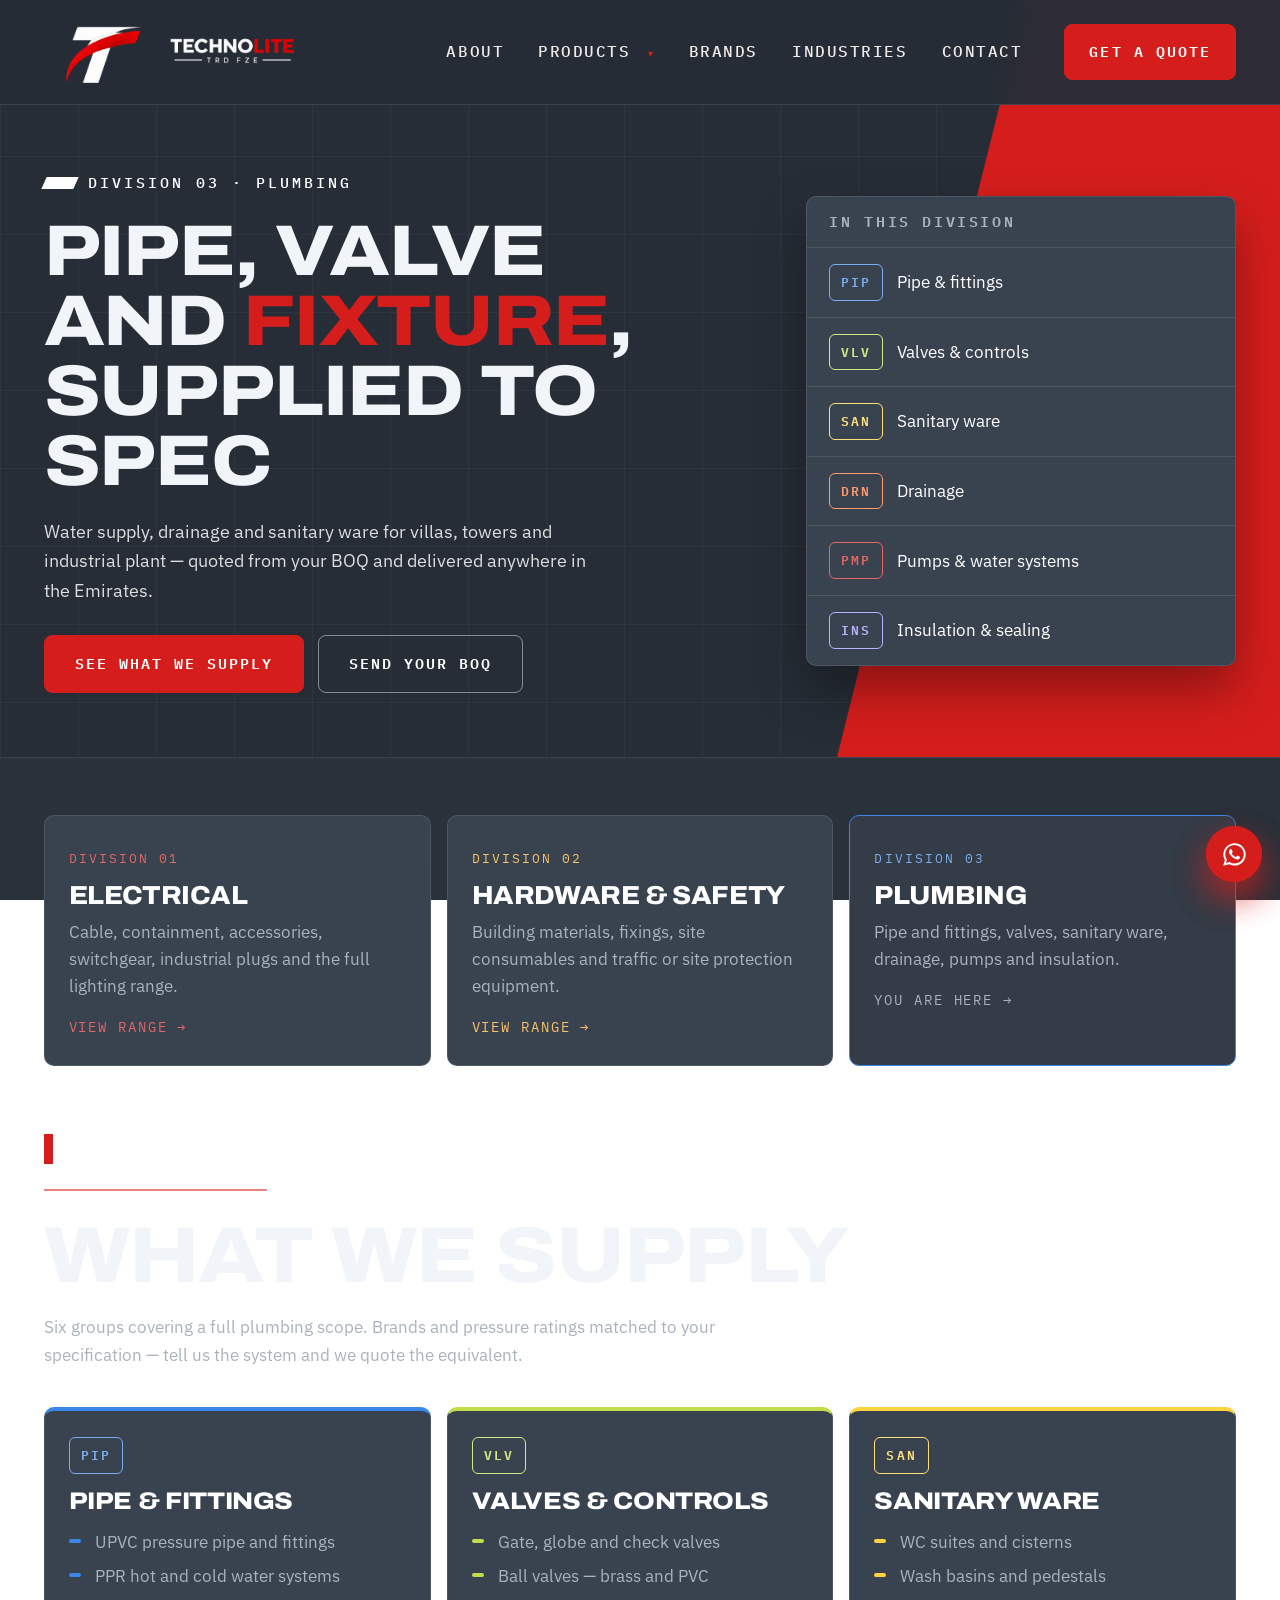
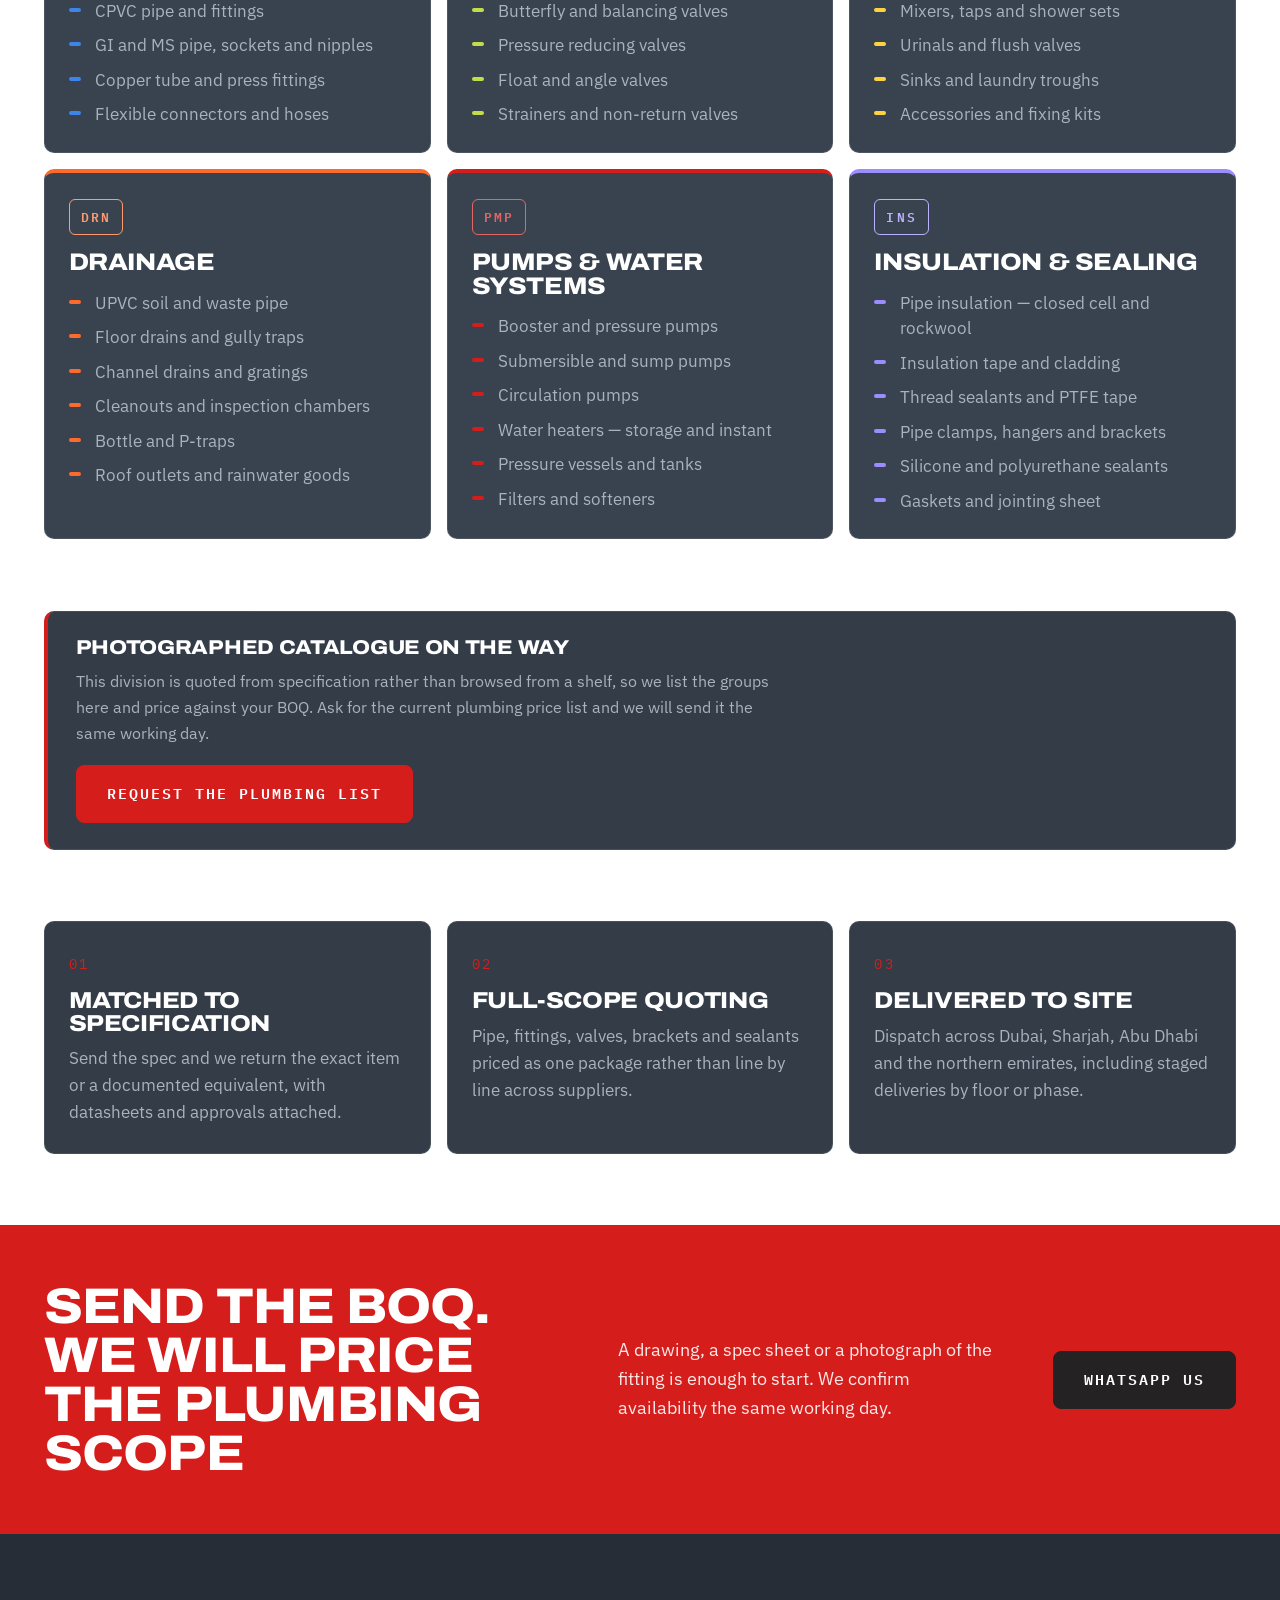
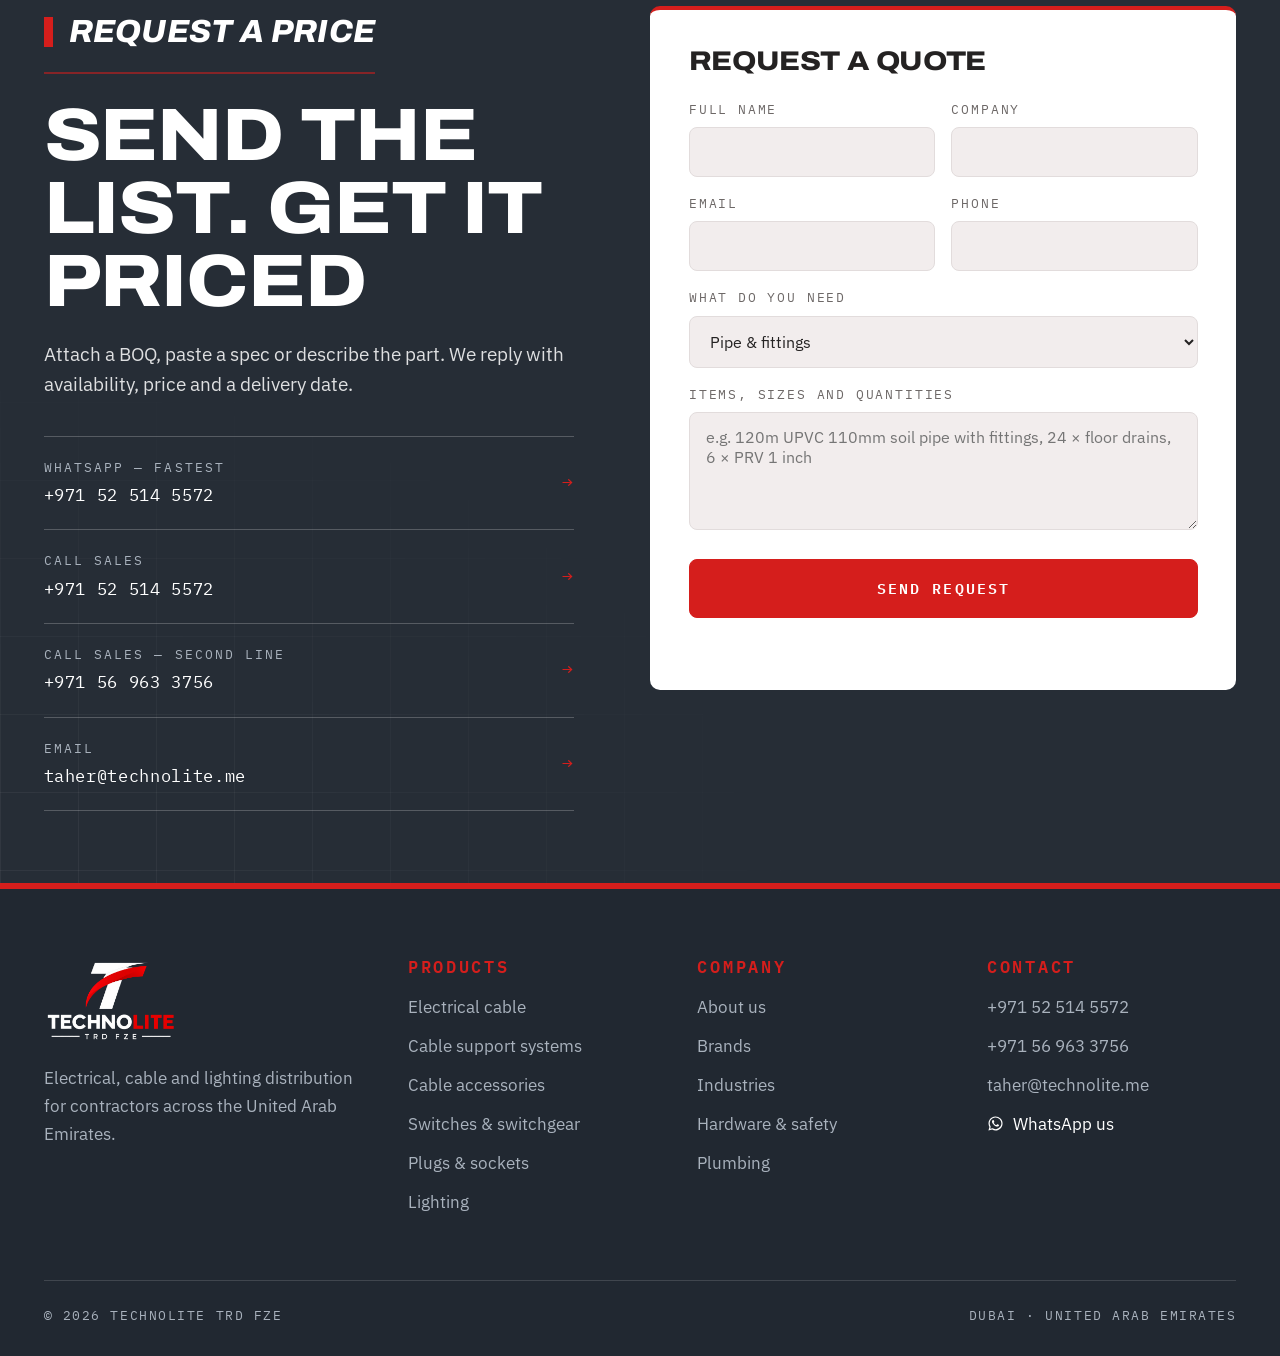
<file: plumbing-2.html>
<!DOCTYPE html>
<html lang="en">
<head>
<meta charset="UTF-8" />
<meta name="viewport" content="width=device-width, initial-scale=1.0" />
<title>Plumbing | Technolite TRD FZE — UAE</title>
<meta name="description" content="Pipe and fittings, valves, sanitary ware, drainage, pumps and insulation supplied across the UAE by Technolite TRD FZE." />
<meta name="theme-color" content="#262d36" />

<link rel="icon" href="asset/favicon.ico?v=3" sizes="any" />
<link rel="icon" type="image/png" sizes="32x32" href="asset/favicon-32.png?v=3" />
<link rel="icon" type="image/png" sizes="512x512" href="asset/favicon.png?v=3" />
<link rel="apple-touch-icon" sizes="180x180" href="asset/apple-touch-icon.png?v=3" />

<link rel="preconnect" href="https://fonts.googleapis.com" />
<link rel="preconnect" href="https://fonts.gstatic.com" crossorigin />
<link href="https://fonts.googleapis.com/css2?family=Archivo:wdth,wght@75..125,400..900&family=IBM+Plex+Mono:wght@400;500;600&family=IBM+Plex+Sans:wght@400;500;600&display=swap" rel="stylesheet" />
<link rel="stylesheet" href="technolite.css?v=12" />
</head>
<body>

<a class="skip" href="#top">Skip to content</a>
<div class="progress" id="progress" aria-hidden="true"></div>

<header class="header">
  <div class="wrap header-in">
    <a class="brand" href="index.html" aria-label="Technolite TRD FZE — home">
      <img src="asset/technolite-logo-h-light.png" alt="Technolite TRD FZE" width="1214" height="300" />
    </a>

    <nav class="nav" aria-label="Main">
      <a class="navlink" href="index.html#about">About</a>
      <div class="has-menu">
        <a class="navlink" href="#products" aria-haspopup="true">Products <span class="caret">▾</span></a>
        <div class="menu">
          <a href="index.html#products">Electrical</a>
          <a href="hardware.html">Hardware &amp; Safety</a>
          <a href="plumbing.html" aria-current="page">Plumbing</a>
        </div>
      </div>
      <a class="navlink" href="index.html#brands">Brands</a>
      <a class="navlink" href="index.html#industries">Industries</a>
      <a class="navlink" href="#quote">Contact</a>
    </nav>

    <div class="header-cta">
      <a class="header-phone" href="tel:+971525145572"><span class="ph"><svg viewBox="0 0 24 24" fill="currentColor" aria-hidden="true"><path d="M6.6 10.8a15.1 15.1 0 0 0 6.6 6.6l2.2-2.2c.3-.3.7-.4 1-.2 1.1.4 2.4.6 3.6.6.6 0 1 .4 1 1V20c0 .6-.4 1-1 1A17 17 0 0 1 3 4c0-.6.4-1 1-1h3.5c.6 0 1 .4 1 1 0 1.3.2 2.5.6 3.6.1.4 0 .8-.2 1l-2.3 2.2Z"/></svg></span><span><b>+971 52 514 5572</b><i>+971 56 963 3756</i></span></a>
      <a class="btn btn--red" href="#quote">Get a quote</a>
      <button class="burger" id="burger" aria-label="Open menu" aria-expanded="false" aria-controls="mobile-nav"><span></span></button>
    </div>
  </div>
</header>

<div class="mobile-nav" id="mobile-nav">
  <a href="index.html#about">About</a>
  <a href="index.html#products">Electrical <small>Cables · Switchgear · Lighting</small></a>
  <a href="hardware.html">Hardware &amp; Safety</a>
  <a href="plumbing.html">Plumbing</a>
  <a href="index.html#brands">Brands</a>
  <a href="index.html#industries">Industries</a>
  <a href="#quote">Contact</a>
  <a class="btn btn--red" href="https://wa.me/971525145572">Message us on WhatsApp</a>
</div>

<main id="top">

<section class="page-hero">
  <div class="wrap page-hero-in">
    <div>
      <span class="eyebrow">Division 03 · Plumbing</span>
      <h1>Pipe, valve and <em>fixture</em>, supplied to spec</h1>
      <p class="lead">Water supply, drainage and sanitary ware for villas, towers and industrial plant — quoted from your BOQ and delivered anywhere in the Emirates.</p>
      <div class="hero-actions">
        <a class="btn" href="#ranges">See what we supply</a>
        <a class="btn btn--ghost" href="#quote">Send your BOQ</a>
      </div>
    </div>

    <div class="index-card">
      <h2>In this division</h2>
      <div class="row" style="--c:#3b86e8"><span class="code">PIP</span><span class="name">Pipe &amp; fittings</span></div>
      <div class="row" style="--c:#c3dd4a"><span class="code">VLV</span><span class="name">Valves &amp; controls</span></div>
      <div class="row" style="--c:#ffd23f"><span class="code">SAN</span><span class="name">Sanitary ware</span></div>
      <div class="row" style="--c:#ff6a2b"><span class="code">DRN</span><span class="name">Drainage</span></div>
      <div class="row" style="--c:#d51e1c"><span class="code">PMP</span><span class="name">Pumps &amp; water systems</span></div>
      <div class="row" style="--c:#9b8cff"><span class="code">INS</span><span class="name">Insulation &amp; sealing</span></div>
    </div>
  </div>
</section>

<section class="divisions">
  <div class="wrap">
    <div class="div-grid rv">
      <a class="div-card" href="index.html#products" style="--c:#d51e1c">
        <span class="tag">Division 01</span>
        <h3>Electrical</h3>
        <p>Cable, containment, accessories, switchgear, industrial plugs and the full lighting range.</p>
        <span class="go">View range →</span>
      </a>
      <a class="div-card" href="hardware.html" style="--c:#f5a623">
        <span class="tag">Division 02</span>
        <h3>Hardware &amp; Safety</h3>
        <p>Building materials, fixings, site consumables and traffic or site protection equipment.</p>
        <span class="go">View range →</span>
      </a>
      <a class="div-card" href="plumbing.html" style="--c:#3b86e8" aria-current="page">
        <span class="tag">Division 03</span>
        <h3>Plumbing</h3>
        <p>Pipe and fittings, valves, sanitary ware, drainage, pumps and insulation.</p>
        <span class="go">You are here →</span>
      </a>
    </div>
  </div>
</section>

<section class="section" id="ranges" style="padding-top:0">
  <div class="wrap">
    <div class="section-head rv">
      <span class="eyebrow">The range</span>
      <h2>What we supply</h2>
      <p>Six groups covering a full plumbing scope. Brands and pressure ratings matched to your specification — tell us the system and we quote the equivalent.</p>
    </div>

    <div class="range-grid rv">
      <div class="range" data-cat="pip">
        <span class="code">PIP</span>
        <h3>Pipe &amp; fittings</h3>
        <ul>
        <li>UPVC pressure pipe and fittings</li>
        <li>PPR hot and cold water systems</li>
        <li>CPVC pipe and fittings</li>
        <li>GI and MS pipe, sockets and nipples</li>
        <li>Copper tube and press fittings</li>
        <li>Flexible connectors and hoses</li>
        </ul>
      </div>
      <div class="range" data-cat="vlv">
        <span class="code">VLV</span>
        <h3>Valves &amp; controls</h3>
        <ul>
        <li>Gate, globe and check valves</li>
        <li>Ball valves — brass and PVC</li>
        <li>Butterfly and balancing valves</li>
        <li>Pressure reducing valves</li>
        <li>Float and angle valves</li>
        <li>Strainers and non-return valves</li>
        </ul>
      </div>
      <div class="range" data-cat="san">
        <span class="code">SAN</span>
        <h3>Sanitary ware</h3>
        <ul>
        <li>WC suites and cisterns</li>
        <li>Wash basins and pedestals</li>
        <li>Mixers, taps and shower sets</li>
        <li>Urinals and flush valves</li>
        <li>Sinks and laundry troughs</li>
        <li>Accessories and fixing kits</li>
        </ul>
      </div>
      <div class="range" data-cat="drn">
        <span class="code">DRN</span>
        <h3>Drainage</h3>
        <ul>
        <li>UPVC soil and waste pipe</li>
        <li>Floor drains and gully traps</li>
        <li>Channel drains and gratings</li>
        <li>Cleanouts and inspection chambers</li>
        <li>Bottle and P-traps</li>
        <li>Roof outlets and rainwater goods</li>
        </ul>
      </div>
      <div class="range" data-cat="pmp">
        <span class="code">PMP</span>
        <h3>Pumps &amp; water systems</h3>
        <ul>
        <li>Booster and pressure pumps</li>
        <li>Submersible and sump pumps</li>
        <li>Circulation pumps</li>
        <li>Water heaters — storage and instant</li>
        <li>Pressure vessels and tanks</li>
        <li>Filters and softeners</li>
        </ul>
      </div>
      <div class="range" data-cat="ins">
        <span class="code">INS</span>
        <h3>Insulation &amp; sealing</h3>
        <ul>
        <li>Pipe insulation — closed cell and rockwool</li>
        <li>Insulation tape and cladding</li>
        <li>Thread sealants and PTFE tape</li>
        <li>Pipe clamps, hangers and brackets</li>
        <li>Silicone and polyurethane sealants</li>
        <li>Gaskets and jointing sheet</li>
        </ul>
      </div>
    </div>
  </div>
</section>

<section class="section" style="padding-top:0">
  <div class="wrap">
    <div class="notice rv">
      <div>
        <h3>Photographed catalogue on the way</h3>
        <p>This division is quoted from specification rather than browsed from a shelf, so we list the groups here and price against your BOQ. Ask for the current plumbing price list and we will send it the same working day.</p>
        <a class="btn btn--red" href="https://wa.me/971525145572">Request the plumbing list</a>
      </div>
    </div>
  </div>
</section>

<section class="section" style="padding-top:0">
  <div class="wrap">
    <div class="caps rv">
      <div class="cap">
        <span class="k">01</span>
        <h3>Matched to specification</h3>
        <p>Send the spec and we return the exact item or a documented equivalent, with datasheets and approvals attached.</p>
      </div>
      <div class="cap">
        <span class="k">02</span>
        <h3>Full-scope quoting</h3>
        <p>Pipe, fittings, valves, brackets and sealants priced as one package rather than line by line across suppliers.</p>
      </div>
      <div class="cap">
        <span class="k">03</span>
        <h3>Delivered to site</h3>
        <p>Dispatch across Dubai, Sharjah, Abu Dhabi and the northern emirates, including staged deliveries by floor or phase.</p>
      </div>
    </div>
  </div>
</section>

<section class="strip">
  <div class="wrap strip-in">
    <h3>Send the BOQ. We will price the plumbing scope</h3>
    <p>A drawing, a spec sheet or a photograph of the fitting is enough to start. We confirm availability the same working day.</p>
    <a class="btn" href="https://wa.me/971525145572">WhatsApp us</a>
  </div>
</section>

<section class="section quote" id="quote">
  <div class="wrap quote-grid">
    <div class="rv">
      <span class="eyebrow">Request a price</span>
      <h2>Send the list. Get it priced</h2>
      <p class="quote-lead">Attach a BOQ, paste a spec or describe the part. We reply with availability, price and a delivery date.</p>

      <div class="direct">
        <a href="https://wa.me/971525145572">
          <span><small>WhatsApp — fastest</small>+971 52 514 5572</span>
          <span class="arrow">→</span>
        </a>
        <a href="tel:+971525145572">
          <span><small>Call sales</small>+971 52 514 5572</span>
          <span class="arrow">→</span>
        </a>
        <a href="tel:+971569633756">
          <span><small>Call sales — second line</small>+971 56 963 3756</span>
          <span class="arrow">→</span>
        </a>
        <a href="mailto:taher@technolite.me">
          <span><small>Email</small>taher@technolite.me</span>
          <span class="arrow">→</span>
        </a>
      </div>
    </div>

    <div class="form rv">
      <h3>Request a quote</h3>
      <form id="contact-form" action="https://formspree.io/f/xkoonpwe" method="POST">
        <div class="fields">
          <div class="row2">
            <div class="field">
              <label for="f-name">Full name</label>
              <input id="f-name" type="text" name="name" required />
            </div>
            <div class="field">
              <label for="f-company">Company</label>
              <input id="f-company" type="text" name="company" />
            </div>
          </div>
          <div class="row2">
            <div class="field">
              <label for="f-email">Email</label>
              <input id="f-email" type="email" name="email" required />
            </div>
            <div class="field">
              <label for="f-phone">Phone</label>
              <input id="f-phone" type="tel" name="phone" />
            </div>
          </div>
          <div class="field">
            <label for="f-cat">What do you need</label>
            <select id="f-cat" name="category">
              <option>Pipe &amp; fittings</option>
              <option>Valves &amp; controls</option>
              <option>Sanitary ware</option>
              <option>Drainage</option>
              <option>Pumps &amp; water systems</option>
              <option>Insulation &amp; sealing</option>
              <option>Electrical</option>
              <option>Hardware &amp; safety</option>
              <option>Mixed / full BOQ</option>
            </select>
          </div>
          <div class="field">
            <label for="f-msg">Items, sizes and quantities</label>
            <textarea id="f-msg" name="message" required placeholder="e.g. 120m UPVC 110mm soil pipe with fittings, 24 × floor drains, 6 × PRV 1 inch"></textarea>
          </div>
          <button class="btn btn--red" type="submit">Send request</button>
          <p id="form-status" role="status" aria-live="polite"></p>
        </div>
      </form>
    </div>
  </div>
</section>
</main>
<!-- ============================ FOOTER ============================ -->
<footer class="footer">
  <div class="wrap">
    <div class="footer-grid">
      <div class="footer-logo">
        <img src="asset/technolite-logo-light.png" alt="Technolite TRD FZE" width="1000" height="645" />
        <p>Electrical, cable and lighting distribution for contractors across the United Arab Emirates.</p>
      </div>

      <div>
        <h4>Products</h4>
        <ul>
          <li><a href="index.html#cat-cbl">Electrical cable</a></li>
          <li><a href="index.html#cat-sup">Cable support systems</a></li>
          <li><a href="index.html#cat-acc">Cable accessories</a></li>
          <li><a href="index.html#cat-swg">Switches &amp; switchgear</a></li>
          <li><a href="index.html#cat-plg">Plugs &amp; sockets</a></li>
          <li><a href="index.html#cat-lgt">Lighting</a></li>
        </ul>
      </div>

      <div>
        <h4>Company</h4>
        <ul>
          <li><a href="index.html#about">About us</a></li>
          <li><a href="index.html#brands">Brands</a></li>
          <li><a href="index.html#industries">Industries</a></li>
          <li><a href="hardware.html">Hardware &amp; safety</a></li>
          <li><a href="plumbing.html">Plumbing</a></li>
        </ul>
      </div>

      <div>
        <h4>Contact</h4>
        <ul>
          <li><a href="tel:+971525145572">+971 52 514 5572</a></li>
          <li><a href="tel:+971569633756">+971 56 963 3756</a></li>
          <li><a href="mailto:taher@technolite.me">taher@technolite.me</a></li>
          <li>
            <a class="wa" href="https://wa.me/971525145572">
              <svg viewBox="0 0 24 24" width="17" height="17" fill="currentColor" aria-hidden="true"><path d="M12.04 2C6.58 2 2.13 6.45 2.13 11.91c0 1.75.46 3.46 1.32 4.96L2 22l5.25-1.38a9.9 9.9 0 0 0 4.79 1.22h.01c5.46 0 9.91-4.45 9.91-9.91 0-2.65-1.03-5.14-2.9-7.01A9.82 9.82 0 0 0 12.04 2Zm0 18.02h-.01a8.2 8.2 0 0 1-4.19-1.15l-.3-.18-3.12.82.83-3.04-.2-.31a8.2 8.2 0 0 1-1.26-4.38c0-4.54 3.7-8.23 8.25-8.23a8.2 8.2 0 0 1 8.24 8.24c0 4.54-3.7 8.23-8.24 8.23Zm4.52-6.16c-.25-.12-1.47-.72-1.69-.81-.23-.08-.39-.12-.56.13-.16.24-.64.8-.78.97-.14.16-.29.18-.54.06-.25-.13-1.05-.39-1.99-1.23-.74-.66-1.23-1.47-1.38-1.72-.14-.25-.01-.38.11-.5.11-.11.25-.29.37-.43.13-.15.17-.25.25-.41.08-.17.04-.31-.02-.43-.06-.12-.56-1.34-.76-1.84-.2-.48-.4-.42-.56-.42h-.47c-.16 0-.43.06-.65.31-.22.25-.85.83-.85 2.03s.87 2.35.99 2.51c.12.16 1.71 2.61 4.14 3.66.58.25 1.03.4 1.38.51.58.18 1.11.16 1.53.1.47-.07 1.47-.6 1.67-1.18.21-.58.21-1.07.15-1.18-.06-.11-.22-.17-.47-.29Z"/></svg>
              WhatsApp us
            </a>
          </li>
        </ul>
      </div>
    </div>

    <div class="footer-base">
      <span>© <span id="year">2026</span> Technolite TRD FZE</span>
      <span>Dubai · United Arab Emirates</span>
    </div>
  </div>
</footer>

<a class="wa-float" href="https://wa.me/971525145572" aria-label="Chat with Technolite on WhatsApp">
  <svg viewBox="0 0 24 24" fill="currentColor" aria-hidden="true"><path d="M12.04 2C6.58 2 2.13 6.45 2.13 11.91c0 1.75.46 3.46 1.32 4.96L2 22l5.25-1.38a9.9 9.9 0 0 0 4.79 1.22h.01c5.46 0 9.91-4.45 9.91-9.91 0-2.65-1.03-5.14-2.9-7.01A9.82 9.82 0 0 0 12.04 2Zm0 18.02h-.01a8.2 8.2 0 0 1-4.19-1.15l-.3-.18-3.12.82.83-3.04-.2-.31a8.2 8.2 0 0 1-1.26-4.38c0-4.54 3.7-8.23 8.25-8.23a8.2 8.2 0 0 1 8.24 8.24c0 4.54-3.7 8.23-8.24 8.23Zm4.52-6.16c-.25-.12-1.47-.72-1.69-.81-.23-.08-.39-.12-.56.13-.16.24-.64.8-.78.97-.14.16-.29.18-.54.06-.25-.13-1.05-.39-1.99-1.23-.74-.66-1.23-1.47-1.38-1.72-.14-.25-.01-.38.11-.5.11-.11.25-.29.37-.43.13-.15.17-.25.25-.41.08-.17.04-.31-.02-.43-.06-.12-.56-1.34-.76-1.84-.2-.48-.4-.42-.56-.42h-.47c-.16 0-.43.06-.65.31-.22.25-.85.83-.85 2.03s.87 2.35.99 2.51c.12.16 1.71 2.61 4.14 3.66.58.25 1.03.4 1.38.51.58.18 1.11.16 1.53.1.47-.07 1.47-.6 1.67-1.18.21-.58.21-1.07.15-1.18-.06-.11-.22-.17-.47-.29Z"/></svg>
</a>


<a class="wa-float" href="https://wa.me/971525145572" aria-label="Chat with Technolite on WhatsApp">
  <svg viewBox="0 0 24 24" fill="currentColor" aria-hidden="true"><path d="M12.04 2C6.58 2 2.13 6.45 2.13 11.91c0 1.75.46 3.46 1.32 4.96L2 22l5.25-1.38a9.9 9.9 0 0 0 4.79 1.22h.01c5.46 0 9.91-4.45 9.91-9.91 0-2.65-1.03-5.14-2.9-7.01A9.82 9.82 0 0 0 12.04 2Zm0 18.02h-.01a8.2 8.2 0 0 1-4.19-1.15l-.3-.18-3.12.82.83-3.04-.2-.31a8.2 8.2 0 0 1-1.26-4.38c0-4.54 3.7-8.23 8.25-8.23a8.2 8.2 0 0 1 8.24 8.24c0 4.54-3.7 8.23-8.24 8.23Zm4.52-6.16c-.25-.12-1.47-.72-1.69-.81-.23-.08-.39-.12-.56.13-.16.24-.64.8-.78.97-.14.16-.29.18-.54.06-.25-.13-1.05-.39-1.99-1.23-.74-.66-1.23-1.47-1.38-1.72-.14-.25-.01-.38.11-.5.11-.11.25-.29.37-.43.13-.15.17-.25.25-.41.08-.17.04-.31-.02-.43-.06-.12-.56-1.34-.76-1.84-.2-.48-.4-.42-.56-.42h-.47c-.16 0-.43.06-.65.31-.22.25-.85.83-.85 2.03s.87 2.35.99 2.51c.12.16 1.71 2.61 4.14 3.66.58.25 1.03.4 1.38.51.58.18 1.11.16 1.53.1.47-.07 1.47-.6 1.67-1.18.21-.58.21-1.07.15-1.18-.06-.11-.22-.17-.47-.29Z"/></svg>
</a>

<script src="technolite.js?v=12"></script>
</body>
</html>
</file>
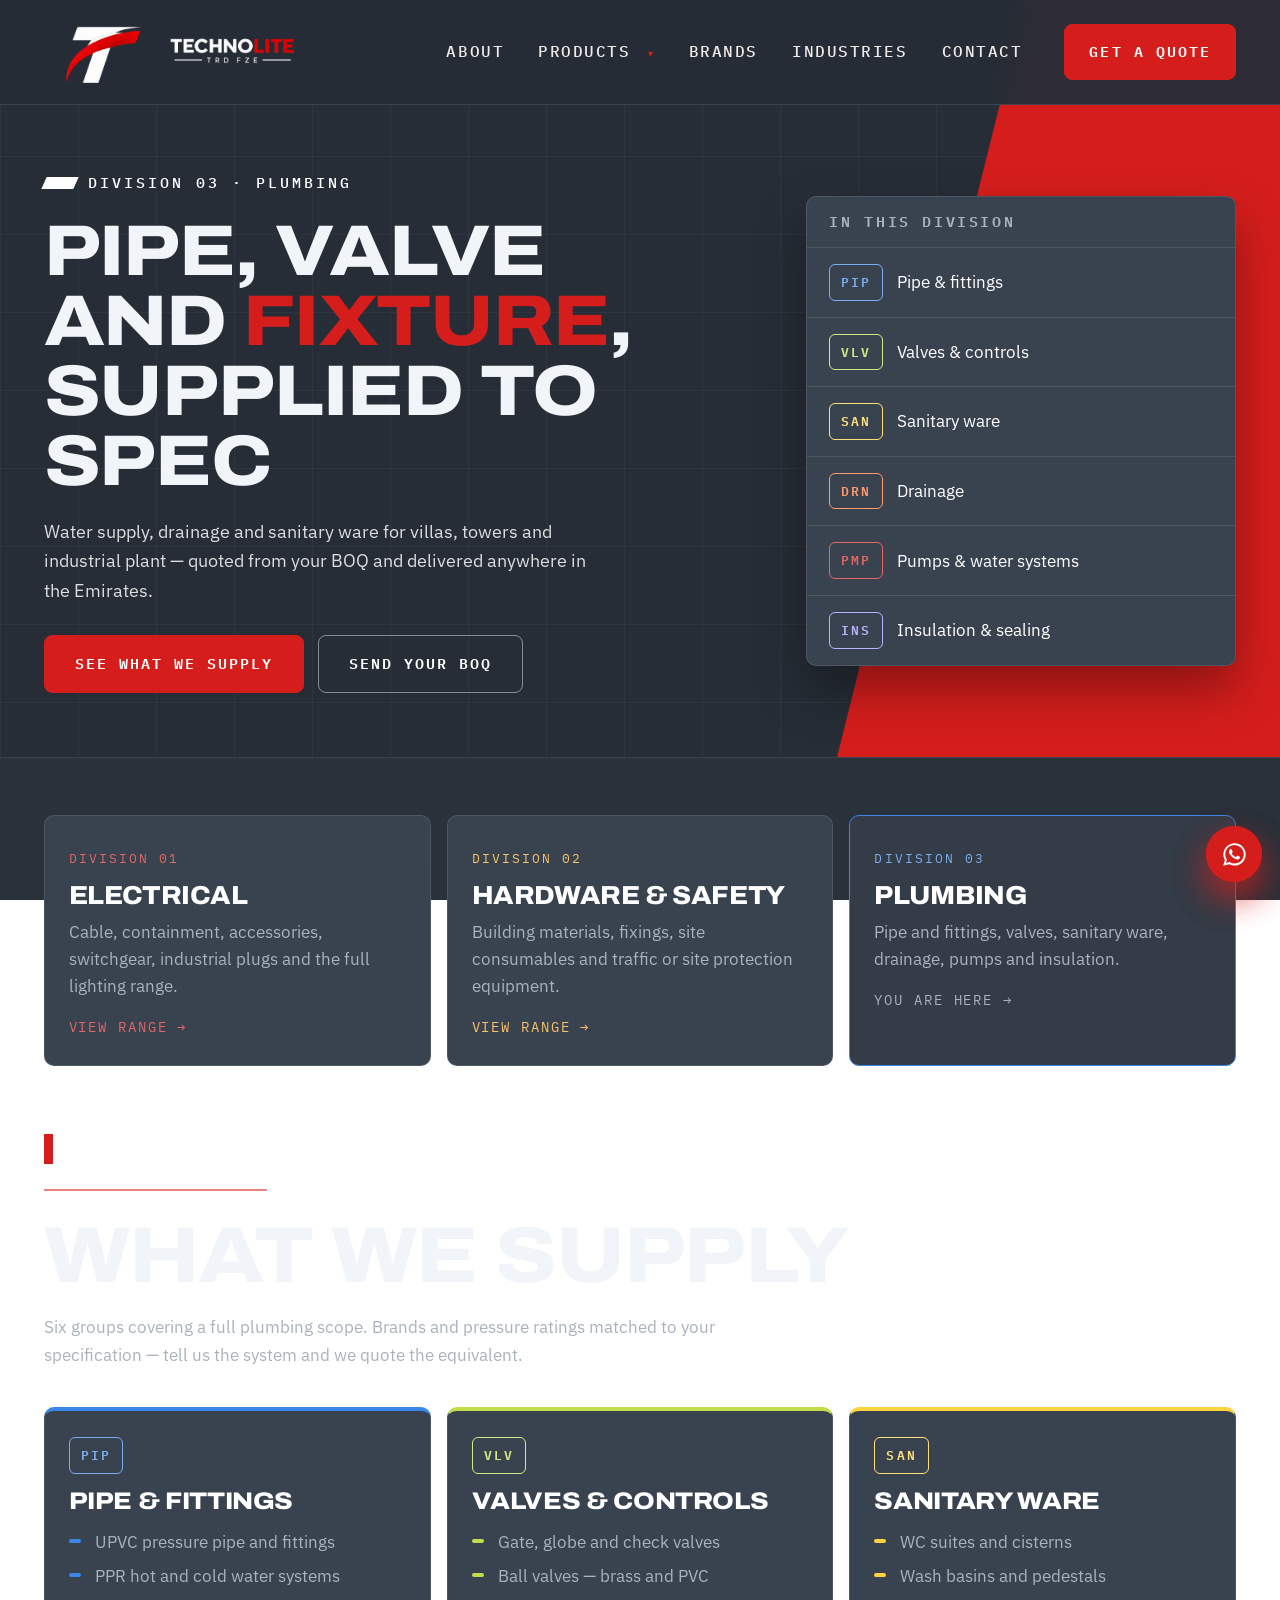
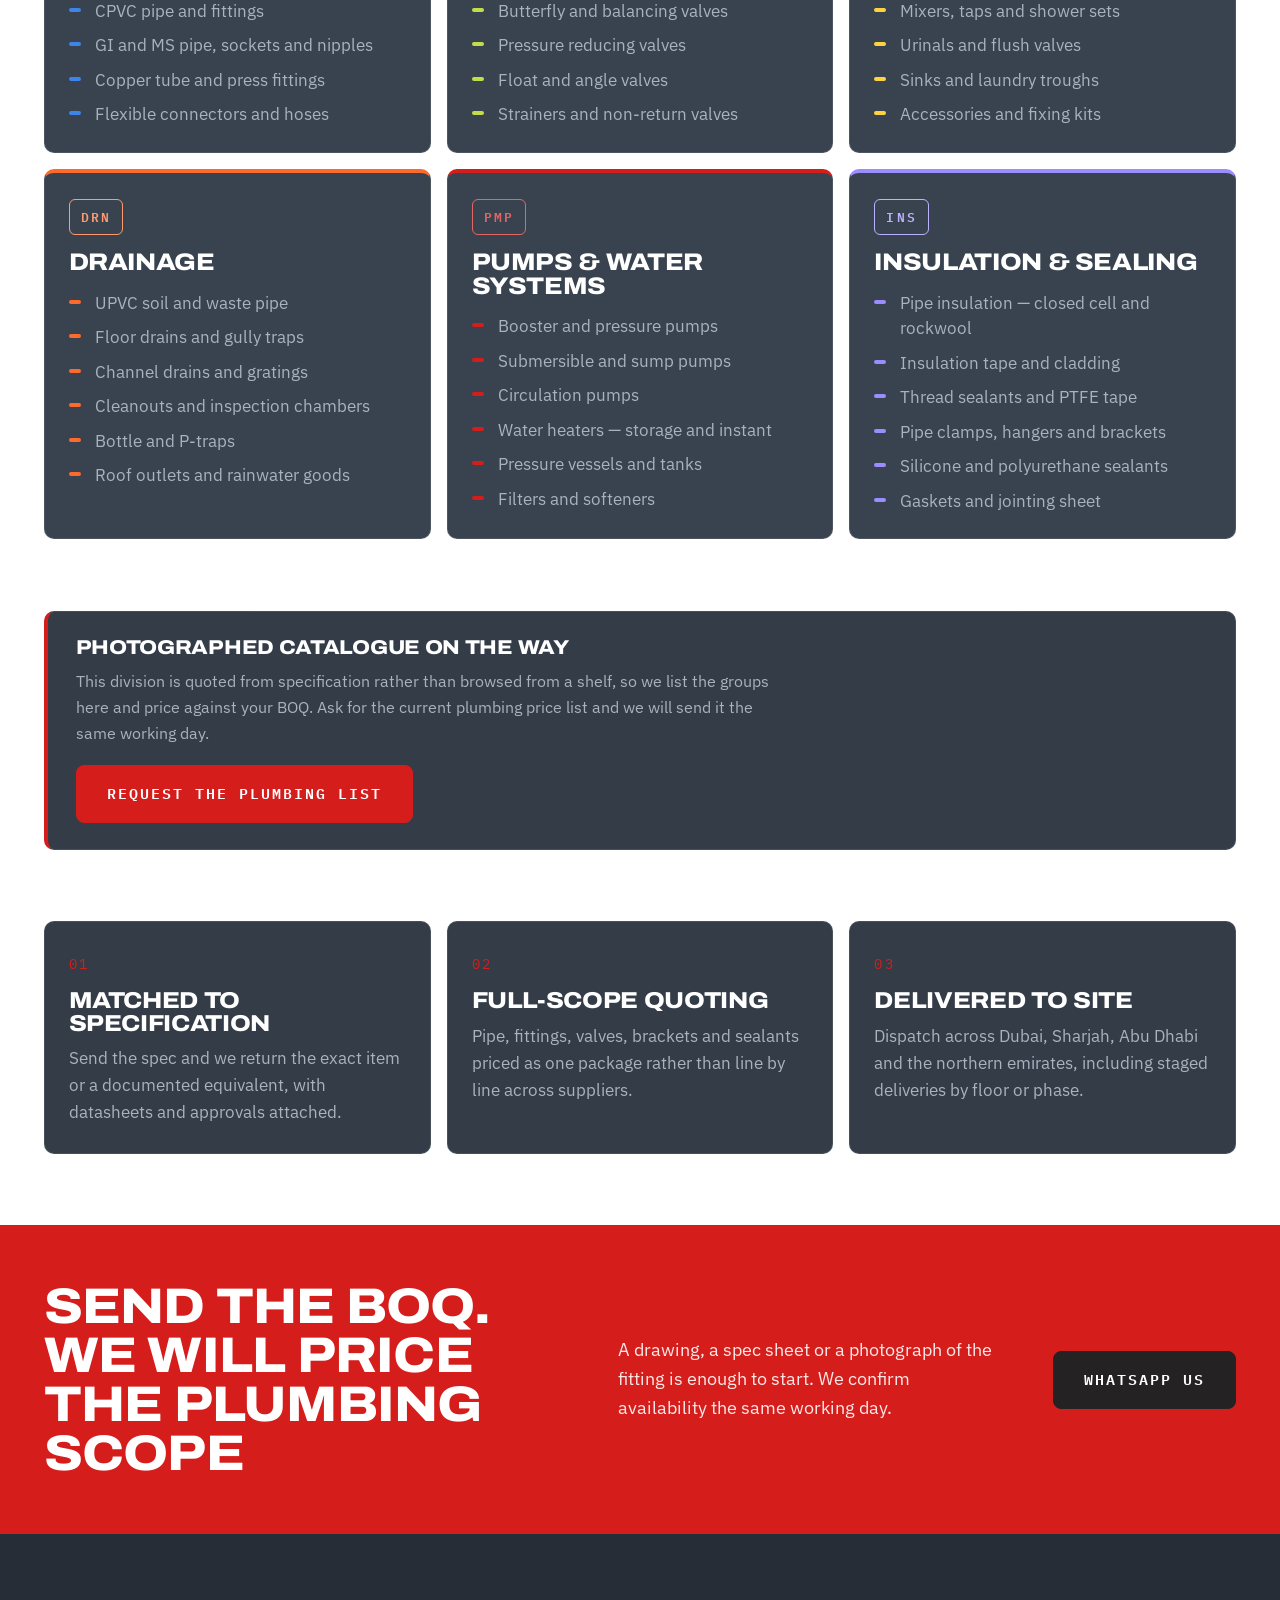
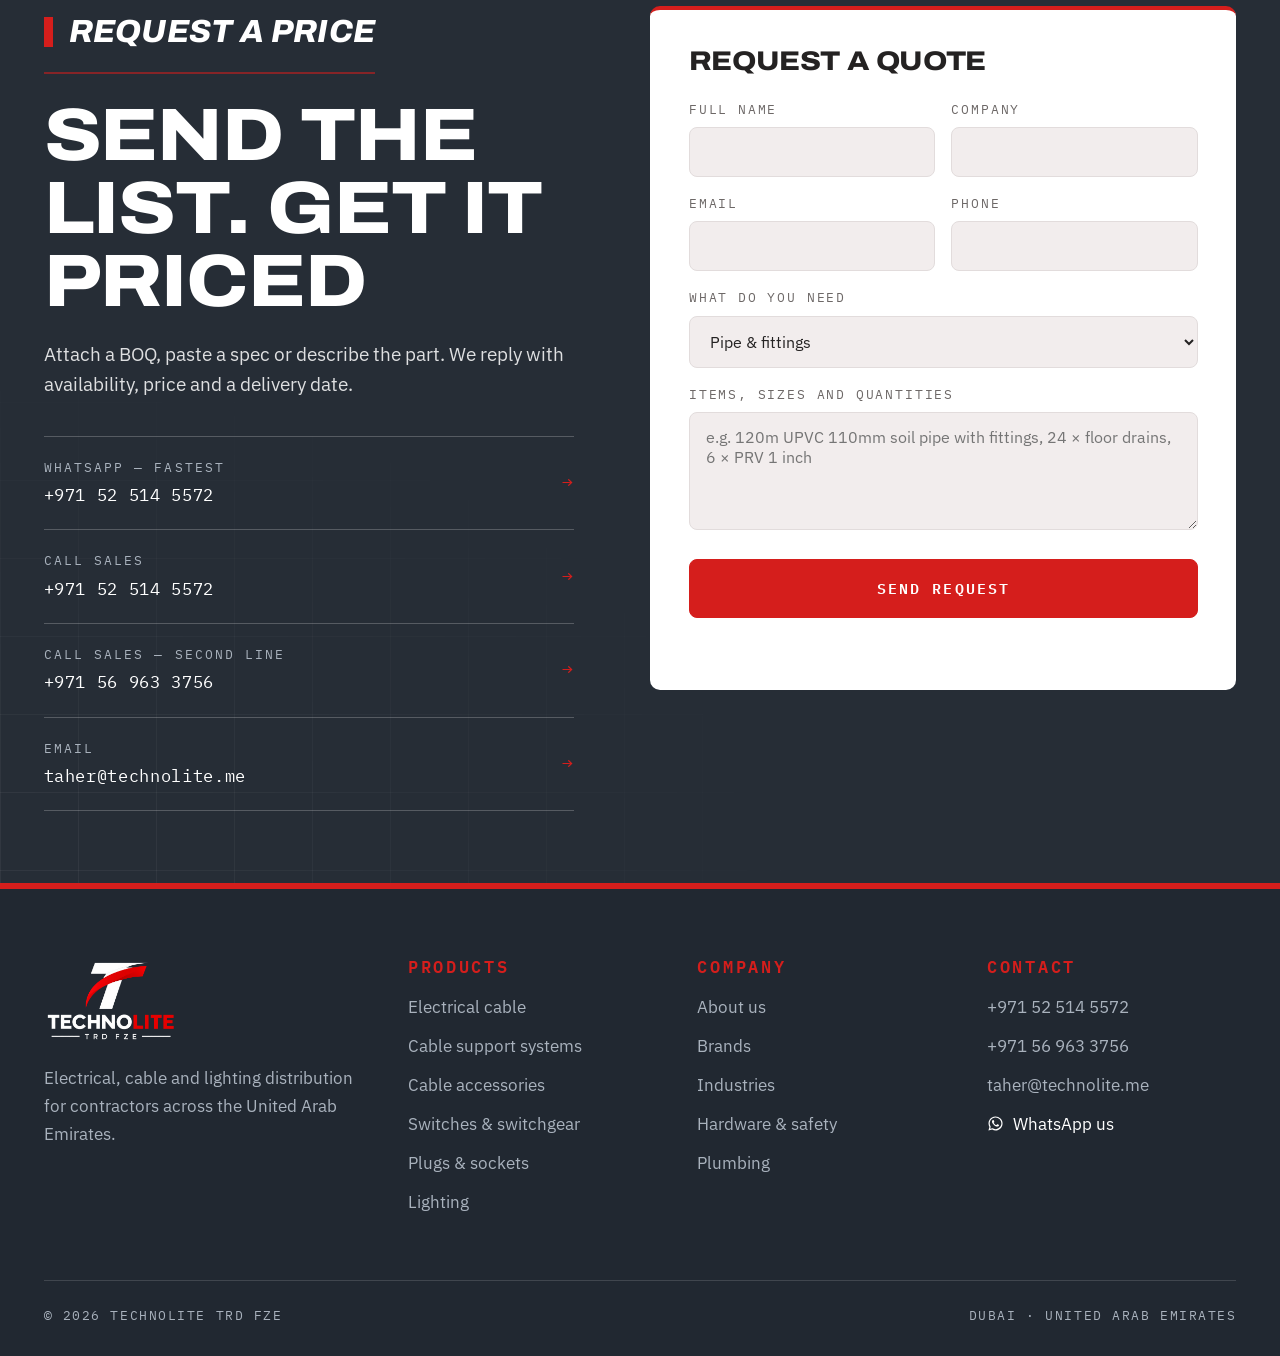
<file: plumbing.html>
<!DOCTYPE html>
<html lang="en">
<head>
  <!-- Google tag (gtag.js) -->
<script async src="https://www.googletagmanager.com/gtag/js?id=G-YRNFVDYJYY"></script>
<script>
  window.dataLayer = window.dataLayer || [];
  function gtag(){dataLayer.push(arguments);}
  gtag('js', new Date());

  gtag('config', 'G-YRNFVDYJYY');
</script>
<meta charset="UTF-8" />
<meta name="viewport" content="width=device-width, initial-scale=1.0" />
<title>Plumbing | Technolite TRD FZE — UAE</title>
<meta name="description" content="Pipe and fittings, valves, sanitary ware, drainage, pumps and insulation supplied across the UAE by Technolite TRD FZE." />
<meta name="theme-color" content="#262d36" />

<link rel="icon" href="asset/favicon.ico?v=3" sizes="any" />
<link rel="icon" type="image/png" sizes="32x32" href="asset/favicon-32.png?v=3" />
<link rel="icon" type="image/png" sizes="512x512" href="asset/favicon.png?v=3" />
<link rel="apple-touch-icon" sizes="180x180" href="asset/apple-touch-icon.png?v=3" />

<link rel="preconnect" href="https://fonts.googleapis.com" />
<link rel="preconnect" href="https://fonts.gstatic.com" crossorigin />
<link href="https://fonts.googleapis.com/css2?family=Archivo:wdth,wght@75..125,400..900&family=IBM+Plex+Mono:wght@400;500;600&family=IBM+Plex+Sans:wght@400;500;600&display=swap" rel="stylesheet" />
<link rel="stylesheet" href="technolite.css?v=12" />
</head>
<body>

<a class="skip" href="#top">Skip to content</a>
<div class="progress" id="progress" aria-hidden="true"></div>

<header class="header">
  <div class="wrap header-in">
    <a class="brand" href="index.html" aria-label="Technolite TRD FZE — home">
      <img src="asset/technolite-logo-h-light.png" alt="Technolite TRD FZE" width="1214" height="300" />
    </a>

    <nav class="nav" aria-label="Main">
      <a class="navlink" href="index.html#about">About</a>
      <div class="has-menu">
        <a class="navlink" href="#products" aria-haspopup="true">Products <span class="caret">▾</span></a>
        <div class="menu">
          <a href="index.html#products">Electrical</a>
          <a href="hardware.html">Hardware &amp; Safety</a>
          <a href="plumbing.html" aria-current="page">Plumbing</a>
        </div>
      </div>
      <a class="navlink" href="index.html#brands">Brands</a>
      <a class="navlink" href="index.html#industries">Industries</a>
      <a class="navlink" href="#quote">Contact</a>
    </nav>

    <div class="header-cta">
      <a class="header-phone" href="tel:+971525145572"><span class="ph"><svg viewBox="0 0 24 24" fill="currentColor" aria-hidden="true"><path d="M6.6 10.8a15.1 15.1 0 0 0 6.6 6.6l2.2-2.2c.3-.3.7-.4 1-.2 1.1.4 2.4.6 3.6.6.6 0 1 .4 1 1V20c0 .6-.4 1-1 1A17 17 0 0 1 3 4c0-.6.4-1 1-1h3.5c.6 0 1 .4 1 1 0 1.3.2 2.5.6 3.6.1.4 0 .8-.2 1l-2.3 2.2Z"/></svg></span><span><b>+971 52 514 5572</b><i>+971 56 963 3756</i></span></a>
      <a class="btn btn--red" href="#quote">Get a quote</a>
      <button class="burger" id="burger" aria-label="Open menu" aria-expanded="false" aria-controls="mobile-nav"><span></span></button>
    </div>
  </div>
</header>

<div class="mobile-nav" id="mobile-nav">
  <a href="index.html#about">About</a>
  <a href="index.html#products">Electrical <small>Cables · Switchgear · Lighting</small></a>
  <a href="hardware.html">Hardware &amp; Safety</a>
  <a href="plumbing.html">Plumbing</a>
  <a href="index.html#brands">Brands</a>
  <a href="index.html#industries">Industries</a>
  <a href="#quote">Contact</a>
  <a class="btn btn--red" href="https://wa.me/971525145572">Message us on WhatsApp</a>
</div>

<main id="top">

<section class="page-hero">
  <div class="wrap page-hero-in">
    <div>
      <span class="eyebrow">Division 03 · Plumbing</span>
      <h1>Pipe, valve and <em>fixture</em>, supplied to spec</h1>
      <p class="lead">Water supply, drainage and sanitary ware for villas, towers and industrial plant — quoted from your BOQ and delivered anywhere in the Emirates.</p>
      <div class="hero-actions">
        <a class="btn" href="#ranges">See what we supply</a>
        <a class="btn btn--ghost" href="#quote">Send your BOQ</a>
      </div>
    </div>

    <div class="index-card">
      <h2>In this division</h2>
      <div class="row" style="--c:#3b86e8"><span class="code">PIP</span><span class="name">Pipe &amp; fittings</span></div>
      <div class="row" style="--c:#c3dd4a"><span class="code">VLV</span><span class="name">Valves &amp; controls</span></div>
      <div class="row" style="--c:#ffd23f"><span class="code">SAN</span><span class="name">Sanitary ware</span></div>
      <div class="row" style="--c:#ff6a2b"><span class="code">DRN</span><span class="name">Drainage</span></div>
      <div class="row" style="--c:#d51e1c"><span class="code">PMP</span><span class="name">Pumps &amp; water systems</span></div>
      <div class="row" style="--c:#9b8cff"><span class="code">INS</span><span class="name">Insulation &amp; sealing</span></div>
    </div>
  </div>
</section>

<section class="divisions">
  <div class="wrap">
    <div class="div-grid rv">
      <a class="div-card" href="index.html#products" style="--c:#d51e1c">
        <span class="tag">Division 01</span>
        <h3>Electrical</h3>
        <p>Cable, containment, accessories, switchgear, industrial plugs and the full lighting range.</p>
        <span class="go">View range →</span>
      </a>
      <a class="div-card" href="hardware.html" style="--c:#f5a623">
        <span class="tag">Division 02</span>
        <h3>Hardware &amp; Safety</h3>
        <p>Building materials, fixings, site consumables and traffic or site protection equipment.</p>
        <span class="go">View range →</span>
      </a>
      <a class="div-card" href="plumbing.html" style="--c:#3b86e8" aria-current="page">
        <span class="tag">Division 03</span>
        <h3>Plumbing</h3>
        <p>Pipe and fittings, valves, sanitary ware, drainage, pumps and insulation.</p>
        <span class="go">You are here →</span>
      </a>
    </div>
  </div>
</section>

<section class="section" id="ranges" style="padding-top:0">
  <div class="wrap">
    <div class="section-head rv">
      <span class="eyebrow">The range</span>
      <h2>What we supply</h2>
      <p>Six groups covering a full plumbing scope. Brands and pressure ratings matched to your specification — tell us the system and we quote the equivalent.</p>
    </div>

    <div class="range-grid rv">
      <div class="range" data-cat="pip">
        <span class="code">PIP</span>
        <h3>Pipe &amp; fittings</h3>
        <ul>
        <li>UPVC pressure pipe and fittings</li>
        <li>PPR hot and cold water systems</li>
        <li>CPVC pipe and fittings</li>
        <li>GI and MS pipe, sockets and nipples</li>
        <li>Copper tube and press fittings</li>
        <li>Flexible connectors and hoses</li>
        </ul>
      </div>
      <div class="range" data-cat="vlv">
        <span class="code">VLV</span>
        <h3>Valves &amp; controls</h3>
        <ul>
        <li>Gate, globe and check valves</li>
        <li>Ball valves — brass and PVC</li>
        <li>Butterfly and balancing valves</li>
        <li>Pressure reducing valves</li>
        <li>Float and angle valves</li>
        <li>Strainers and non-return valves</li>
        </ul>
      </div>
      <div class="range" data-cat="san">
        <span class="code">SAN</span>
        <h3>Sanitary ware</h3>
        <ul>
        <li>WC suites and cisterns</li>
        <li>Wash basins and pedestals</li>
        <li>Mixers, taps and shower sets</li>
        <li>Urinals and flush valves</li>
        <li>Sinks and laundry troughs</li>
        <li>Accessories and fixing kits</li>
        </ul>
      </div>
      <div class="range" data-cat="drn">
        <span class="code">DRN</span>
        <h3>Drainage</h3>
        <ul>
        <li>UPVC soil and waste pipe</li>
        <li>Floor drains and gully traps</li>
        <li>Channel drains and gratings</li>
        <li>Cleanouts and inspection chambers</li>
        <li>Bottle and P-traps</li>
        <li>Roof outlets and rainwater goods</li>
        </ul>
      </div>
      <div class="range" data-cat="pmp">
        <span class="code">PMP</span>
        <h3>Pumps &amp; water systems</h3>
        <ul>
        <li>Booster and pressure pumps</li>
        <li>Submersible and sump pumps</li>
        <li>Circulation pumps</li>
        <li>Water heaters — storage and instant</li>
        <li>Pressure vessels and tanks</li>
        <li>Filters and softeners</li>
        </ul>
      </div>
      <div class="range" data-cat="ins">
        <span class="code">INS</span>
        <h3>Insulation &amp; sealing</h3>
        <ul>
        <li>Pipe insulation — closed cell and rockwool</li>
        <li>Insulation tape and cladding</li>
        <li>Thread sealants and PTFE tape</li>
        <li>Pipe clamps, hangers and brackets</li>
        <li>Silicone and polyurethane sealants</li>
        <li>Gaskets and jointing sheet</li>
        </ul>
      </div>
    </div>
  </div>
</section>

<section class="section" style="padding-top:0">
  <div class="wrap">
    <div class="notice rv">
      <div>
        <h3>Photographed catalogue on the way</h3>
        <p>This division is quoted from specification rather than browsed from a shelf, so we list the groups here and price against your BOQ. Ask for the current plumbing price list and we will send it the same working day.</p>
        <a class="btn btn--red" href="https://wa.me/971525145572">Request the plumbing list</a>
      </div>
    </div>
  </div>
</section>

<section class="section" style="padding-top:0">
  <div class="wrap">
    <div class="caps rv">
      <div class="cap">
        <span class="k">01</span>
        <h3>Matched to specification</h3>
        <p>Send the spec and we return the exact item or a documented equivalent, with datasheets and approvals attached.</p>
      </div>
      <div class="cap">
        <span class="k">02</span>
        <h3>Full-scope quoting</h3>
        <p>Pipe, fittings, valves, brackets and sealants priced as one package rather than line by line across suppliers.</p>
      </div>
      <div class="cap">
        <span class="k">03</span>
        <h3>Delivered to site</h3>
        <p>Dispatch across Dubai, Sharjah, Abu Dhabi and the northern emirates, including staged deliveries by floor or phase.</p>
      </div>
    </div>
  </div>
</section>

<section class="strip">
  <div class="wrap strip-in">
    <h3>Send the BOQ. We will price the plumbing scope</h3>
    <p>A drawing, a spec sheet or a photograph of the fitting is enough to start. We confirm availability the same working day.</p>
    <a class="btn" href="https://wa.me/971525145572">WhatsApp us</a>
  </div>
</section>

<section class="section quote" id="quote">
  <div class="wrap quote-grid">
    <div class="rv">
      <span class="eyebrow">Request a price</span>
      <h2>Send the list. Get it priced</h2>
      <p class="quote-lead">Attach a BOQ, paste a spec or describe the part. We reply with availability, price and a delivery date.</p>

      <div class="direct">
        <a href="https://wa.me/971525145572">
          <span><small>WhatsApp — fastest</small>+971 52 514 5572</span>
          <span class="arrow">→</span>
        </a>
        <a href="tel:+971525145572">
          <span><small>Call sales</small>+971 52 514 5572</span>
          <span class="arrow">→</span>
        </a>
        <a href="tel:+971569633756">
          <span><small>Call sales — second line</small>+971 56 963 3756</span>
          <span class="arrow">→</span>
        </a>
        <a href="mailto:taher@technolite.me">
          <span><small>Email</small>taher@technolite.me</span>
          <span class="arrow">→</span>
        </a>
      </div>
    </div>

    <div class="form rv">
      <h3>Request a quote</h3>
      <form id="contact-form" action="https://formspree.io/f/xkoonpwe" method="POST">
        <div class="fields">
          <div class="row2">
            <div class="field">
              <label for="f-name">Full name</label>
              <input id="f-name" type="text" name="name" required />
            </div>
            <div class="field">
              <label for="f-company">Company</label>
              <input id="f-company" type="text" name="company" />
            </div>
          </div>
          <div class="row2">
            <div class="field">
              <label for="f-email">Email</label>
              <input id="f-email" type="email" name="email" required />
            </div>
            <div class="field">
              <label for="f-phone">Phone</label>
              <input id="f-phone" type="tel" name="phone" />
            </div>
          </div>
          <div class="field">
            <label for="f-cat">What do you need</label>
            <select id="f-cat" name="category">
              <option>Pipe &amp; fittings</option>
              <option>Valves &amp; controls</option>
              <option>Sanitary ware</option>
              <option>Drainage</option>
              <option>Pumps &amp; water systems</option>
              <option>Insulation &amp; sealing</option>
              <option>Electrical</option>
              <option>Hardware &amp; safety</option>
              <option>Mixed / full BOQ</option>
            </select>
          </div>
          <div class="field">
            <label for="f-msg">Items, sizes and quantities</label>
            <textarea id="f-msg" name="message" required placeholder="e.g. 120m UPVC 110mm soil pipe with fittings, 24 × floor drains, 6 × PRV 1 inch"></textarea>
          </div>
          <button class="btn btn--red" type="submit">Send request</button>
          <p id="form-status" role="status" aria-live="polite"></p>
        </div>
      </form>
    </div>
  </div>
</section>
</main>
<!-- ============================ FOOTER ============================ -->
<footer class="footer">
  <div class="wrap">
    <div class="footer-grid">
      <div class="footer-logo">
        <img src="asset/technolite-logo-light.png" alt="Technolite TRD FZE" width="1000" height="645" />
        <p>Electrical, cable and lighting distribution for contractors across the United Arab Emirates.</p>
      </div>

      <div>
        <h4>Products</h4>
        <ul>
          <li><a href="index.html#cat-cbl">Electrical cable</a></li>
          <li><a href="index.html#cat-sup">Cable support systems</a></li>
          <li><a href="index.html#cat-acc">Cable accessories</a></li>
          <li><a href="index.html#cat-swg">Switches &amp; switchgear</a></li>
          <li><a href="index.html#cat-plg">Plugs &amp; sockets</a></li>
          <li><a href="index.html#cat-lgt">Lighting</a></li>
        </ul>
      </div>

      <div>
        <h4>Company</h4>
        <ul>
          <li><a href="index.html#about">About us</a></li>
          <li><a href="index.html#brands">Brands</a></li>
          <li><a href="index.html#industries">Industries</a></li>
          <li><a href="hardware.html">Hardware &amp; safety</a></li>
          <li><a href="plumbing.html">Plumbing</a></li>
        </ul>
      </div>

      <div>
        <h4>Contact</h4>
        <ul>
          <li><a href="tel:+971525145572">+971 52 514 5572</a></li>
          <li><a href="tel:+971569633756">+971 56 963 3756</a></li>
          <li><a href="mailto:taher@technolite.me">taher@technolite.me</a></li>
          <li>
            <a class="wa" href="https://wa.me/971525145572">
              <svg viewBox="0 0 24 24" width="17" height="17" fill="currentColor" aria-hidden="true"><path d="M12.04 2C6.58 2 2.13 6.45 2.13 11.91c0 1.75.46 3.46 1.32 4.96L2 22l5.25-1.38a9.9 9.9 0 0 0 4.79 1.22h.01c5.46 0 9.91-4.45 9.91-9.91 0-2.65-1.03-5.14-2.9-7.01A9.82 9.82 0 0 0 12.04 2Zm0 18.02h-.01a8.2 8.2 0 0 1-4.19-1.15l-.3-.18-3.12.82.83-3.04-.2-.31a8.2 8.2 0 0 1-1.26-4.38c0-4.54 3.7-8.23 8.25-8.23a8.2 8.2 0 0 1 8.24 8.24c0 4.54-3.7 8.23-8.24 8.23Zm4.52-6.16c-.25-.12-1.47-.72-1.69-.81-.23-.08-.39-.12-.56.13-.16.24-.64.8-.78.97-.14.16-.29.18-.54.06-.25-.13-1.05-.39-1.99-1.23-.74-.66-1.23-1.47-1.38-1.72-.14-.25-.01-.38.11-.5.11-.11.25-.29.37-.43.13-.15.17-.25.25-.41.08-.17.04-.31-.02-.43-.06-.12-.56-1.34-.76-1.84-.2-.48-.4-.42-.56-.42h-.47c-.16 0-.43.06-.65.31-.22.25-.85.83-.85 2.03s.87 2.35.99 2.51c.12.16 1.71 2.61 4.14 3.66.58.25 1.03.4 1.38.51.58.18 1.11.16 1.53.1.47-.07 1.47-.6 1.67-1.18.21-.58.21-1.07.15-1.18-.06-.11-.22-.17-.47-.29Z"/></svg>
              WhatsApp us
            </a>
          </li>
        </ul>
      </div>
    </div>

    <div class="footer-base">
      <span>© <span id="year">2026</span> Technolite TRD FZE</span>
      <span>Dubai · United Arab Emirates</span>
    </div>
  </div>
</footer>

<a class="wa-float" href="https://wa.me/971525145572" aria-label="Chat with Technolite on WhatsApp">
  <svg viewBox="0 0 24 24" fill="currentColor" aria-hidden="true"><path d="M12.04 2C6.58 2 2.13 6.45 2.13 11.91c0 1.75.46 3.46 1.32 4.96L2 22l5.25-1.38a9.9 9.9 0 0 0 4.79 1.22h.01c5.46 0 9.91-4.45 9.91-9.91 0-2.65-1.03-5.14-2.9-7.01A9.82 9.82 0 0 0 12.04 2Zm0 18.02h-.01a8.2 8.2 0 0 1-4.19-1.15l-.3-.18-3.12.82.83-3.04-.2-.31a8.2 8.2 0 0 1-1.26-4.38c0-4.54 3.7-8.23 8.25-8.23a8.2 8.2 0 0 1 8.24 8.24c0 4.54-3.7 8.23-8.24 8.23Zm4.52-6.16c-.25-.12-1.47-.72-1.69-.81-.23-.08-.39-.12-.56.13-.16.24-.64.8-.78.97-.14.16-.29.18-.54.06-.25-.13-1.05-.39-1.99-1.23-.74-.66-1.23-1.47-1.38-1.72-.14-.25-.01-.38.11-.5.11-.11.25-.29.37-.43.13-.15.17-.25.25-.41.08-.17.04-.31-.02-.43-.06-.12-.56-1.34-.76-1.84-.2-.48-.4-.42-.56-.42h-.47c-.16 0-.43.06-.65.31-.22.25-.85.83-.85 2.03s.87 2.35.99 2.51c.12.16 1.71 2.61 4.14 3.66.58.25 1.03.4 1.38.51.58.18 1.11.16 1.53.1.47-.07 1.47-.6 1.67-1.18.21-.58.21-1.07.15-1.18-.06-.11-.22-.17-.47-.29Z"/></svg>
</a>


<a class="wa-float" href="https://wa.me/971525145572" aria-label="Chat with Technolite on WhatsApp">
  <svg viewBox="0 0 24 24" fill="currentColor" aria-hidden="true"><path d="M12.04 2C6.58 2 2.13 6.45 2.13 11.91c0 1.75.46 3.46 1.32 4.96L2 22l5.25-1.38a9.9 9.9 0 0 0 4.79 1.22h.01c5.46 0 9.91-4.45 9.91-9.91 0-2.65-1.03-5.14-2.9-7.01A9.82 9.82 0 0 0 12.04 2Zm0 18.02h-.01a8.2 8.2 0 0 1-4.19-1.15l-.3-.18-3.12.82.83-3.04-.2-.31a8.2 8.2 0 0 1-1.26-4.38c0-4.54 3.7-8.23 8.25-8.23a8.2 8.2 0 0 1 8.24 8.24c0 4.54-3.7 8.23-8.24 8.23Zm4.52-6.16c-.25-.12-1.47-.72-1.69-.81-.23-.08-.39-.12-.56.13-.16.24-.64.8-.78.97-.14.16-.29.18-.54.06-.25-.13-1.05-.39-1.99-1.23-.74-.66-1.23-1.47-1.38-1.72-.14-.25-.01-.38.11-.5.11-.11.25-.29.37-.43.13-.15.17-.25.25-.41.08-.17.04-.31-.02-.43-.06-.12-.56-1.34-.76-1.84-.2-.48-.4-.42-.56-.42h-.47c-.16 0-.43.06-.65.31-.22.25-.85.83-.85 2.03s.87 2.35.99 2.51c.12.16 1.71 2.61 4.14 3.66.58.25 1.03.4 1.38.51.58.18 1.11.16 1.53.1.47-.07 1.47-.6 1.67-1.18.21-.58.21-1.07.15-1.18-.06-.11-.22-.17-.47-.29Z"/></svg>
</a>

<script src="technolite.js?v=12"></script>
</body>
</html>
</file>
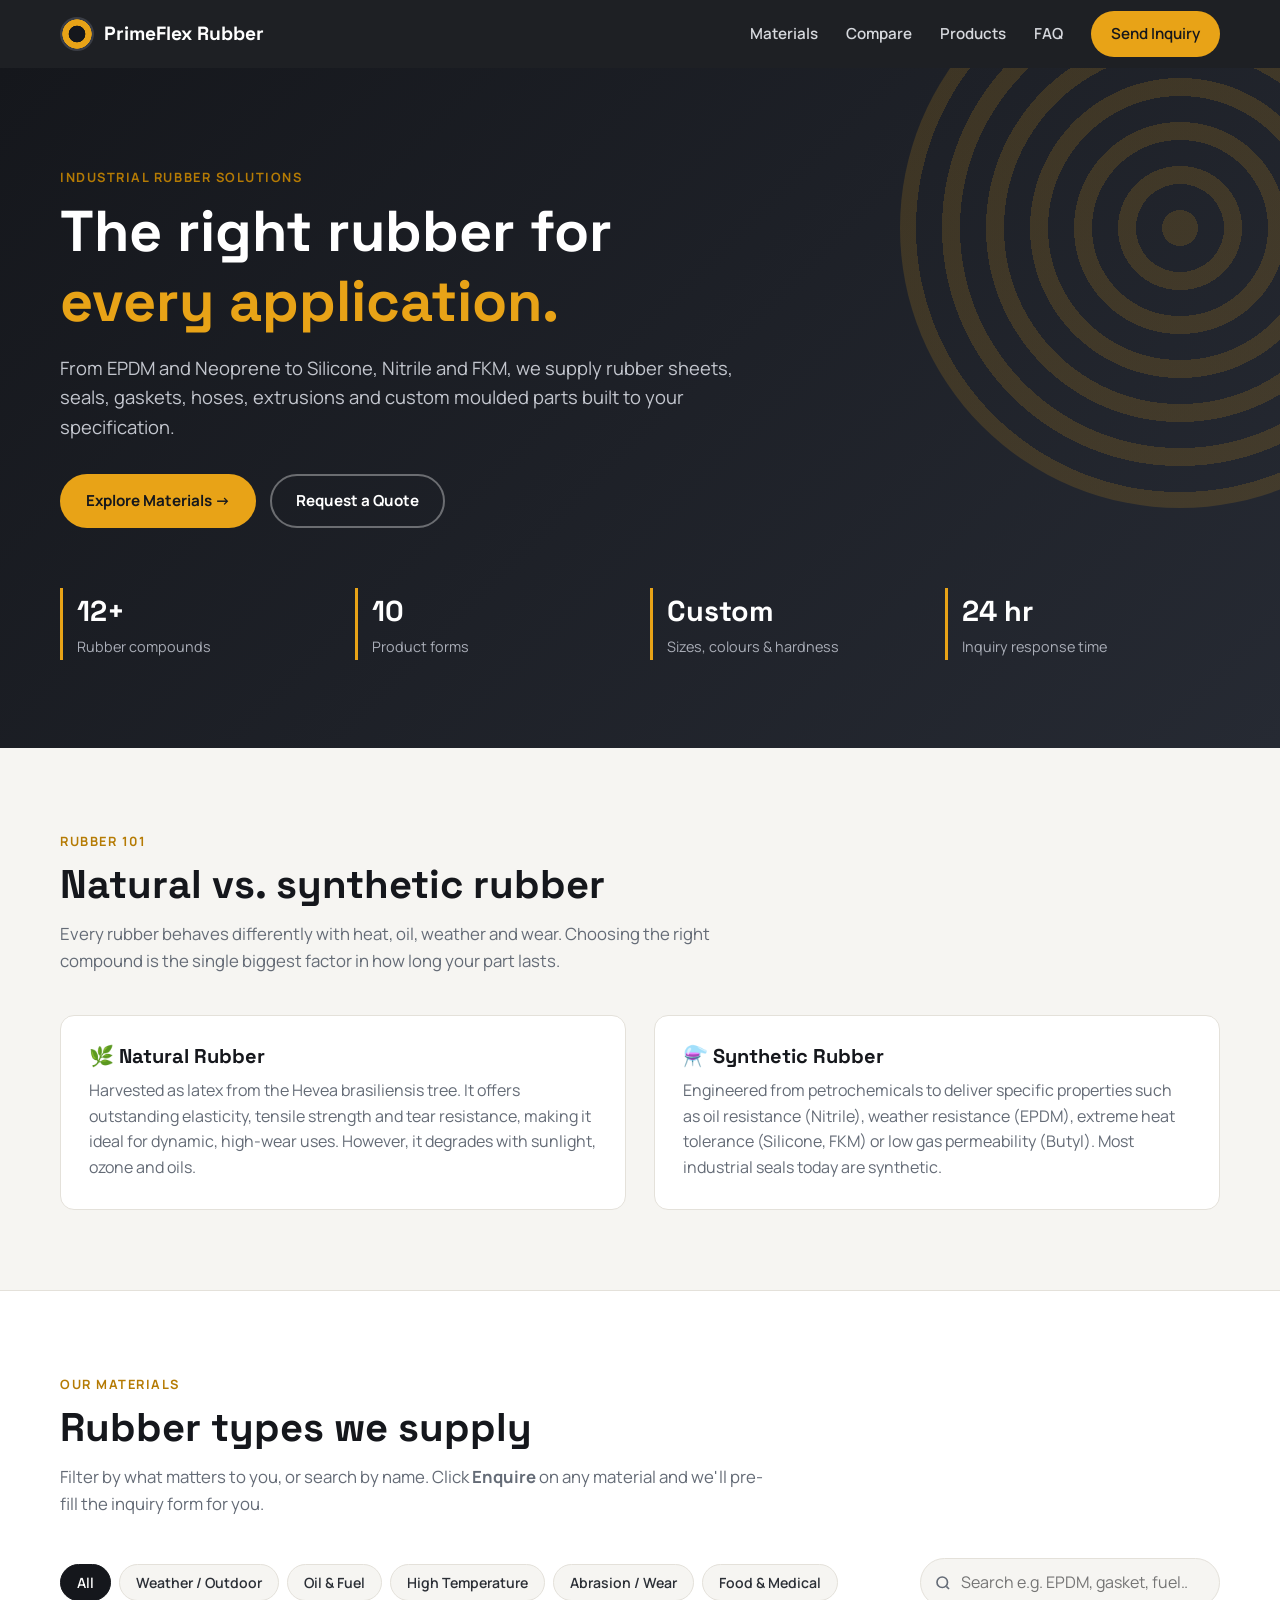
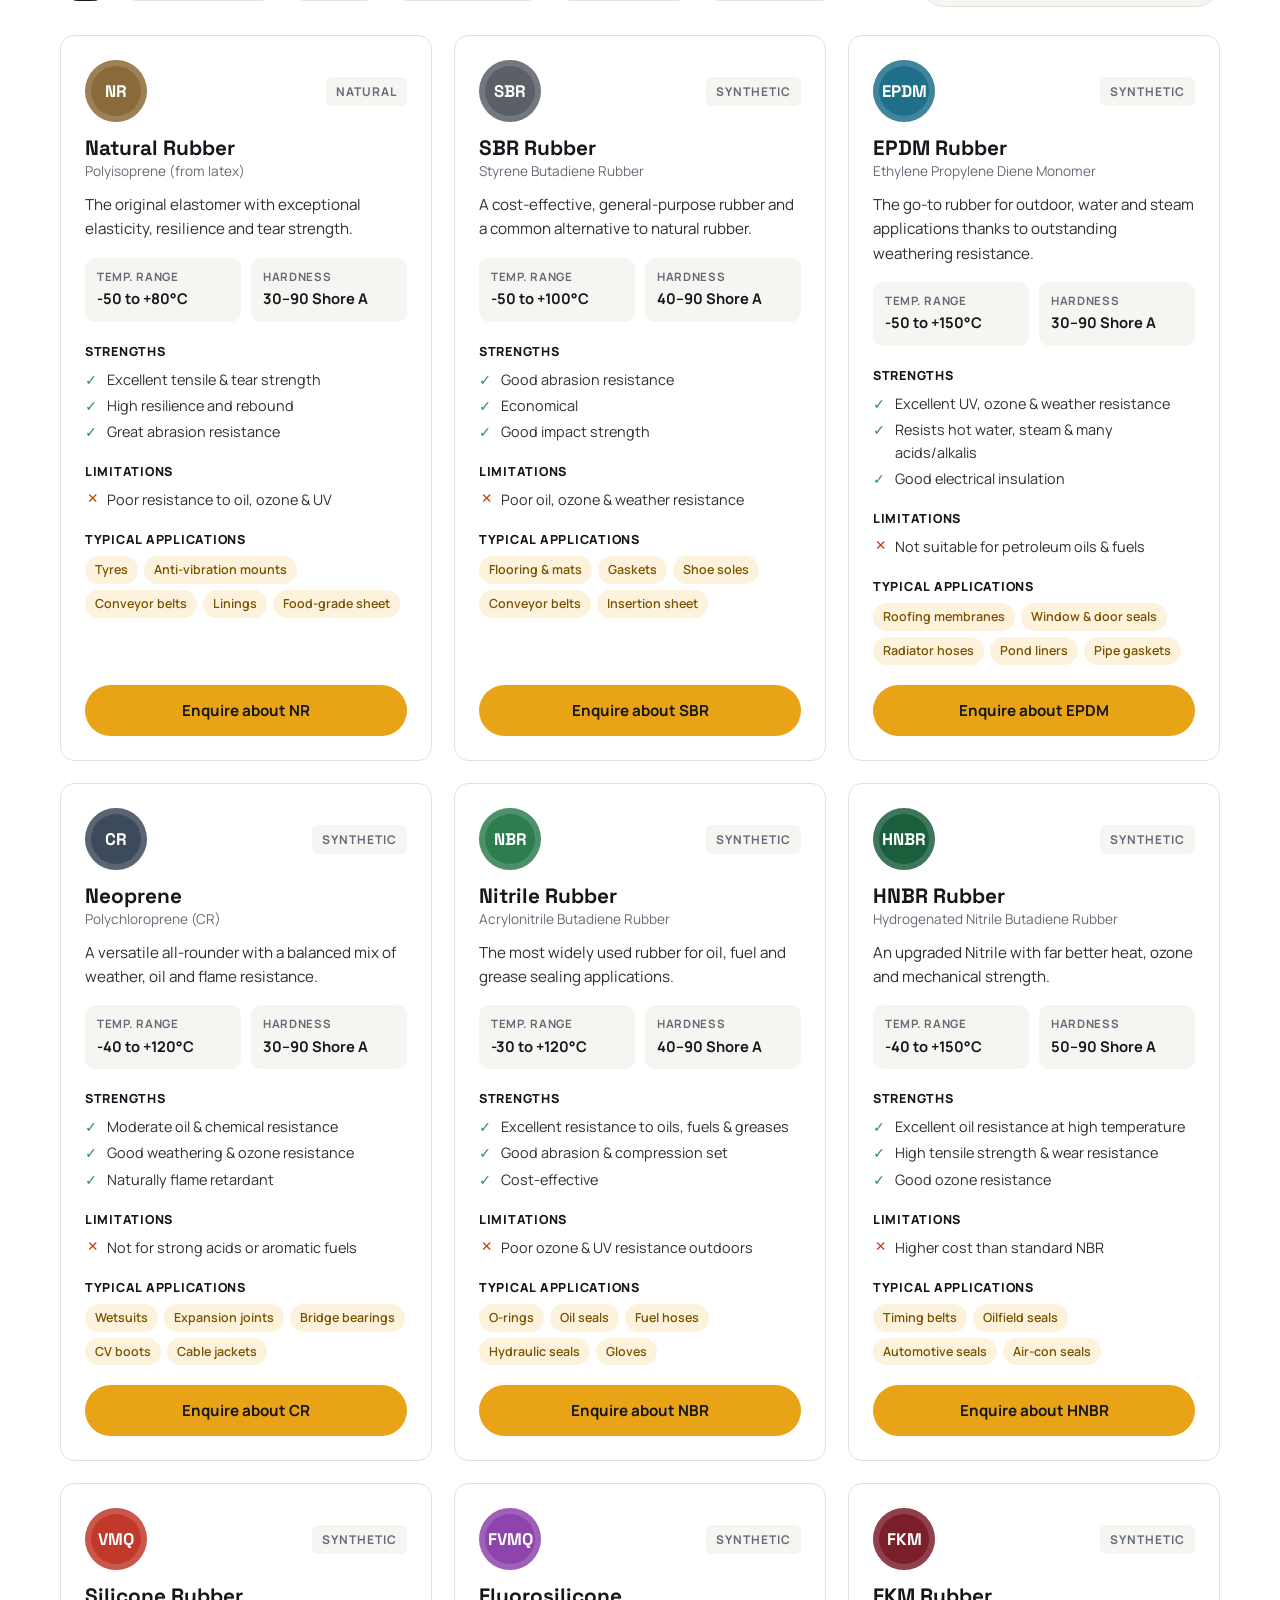
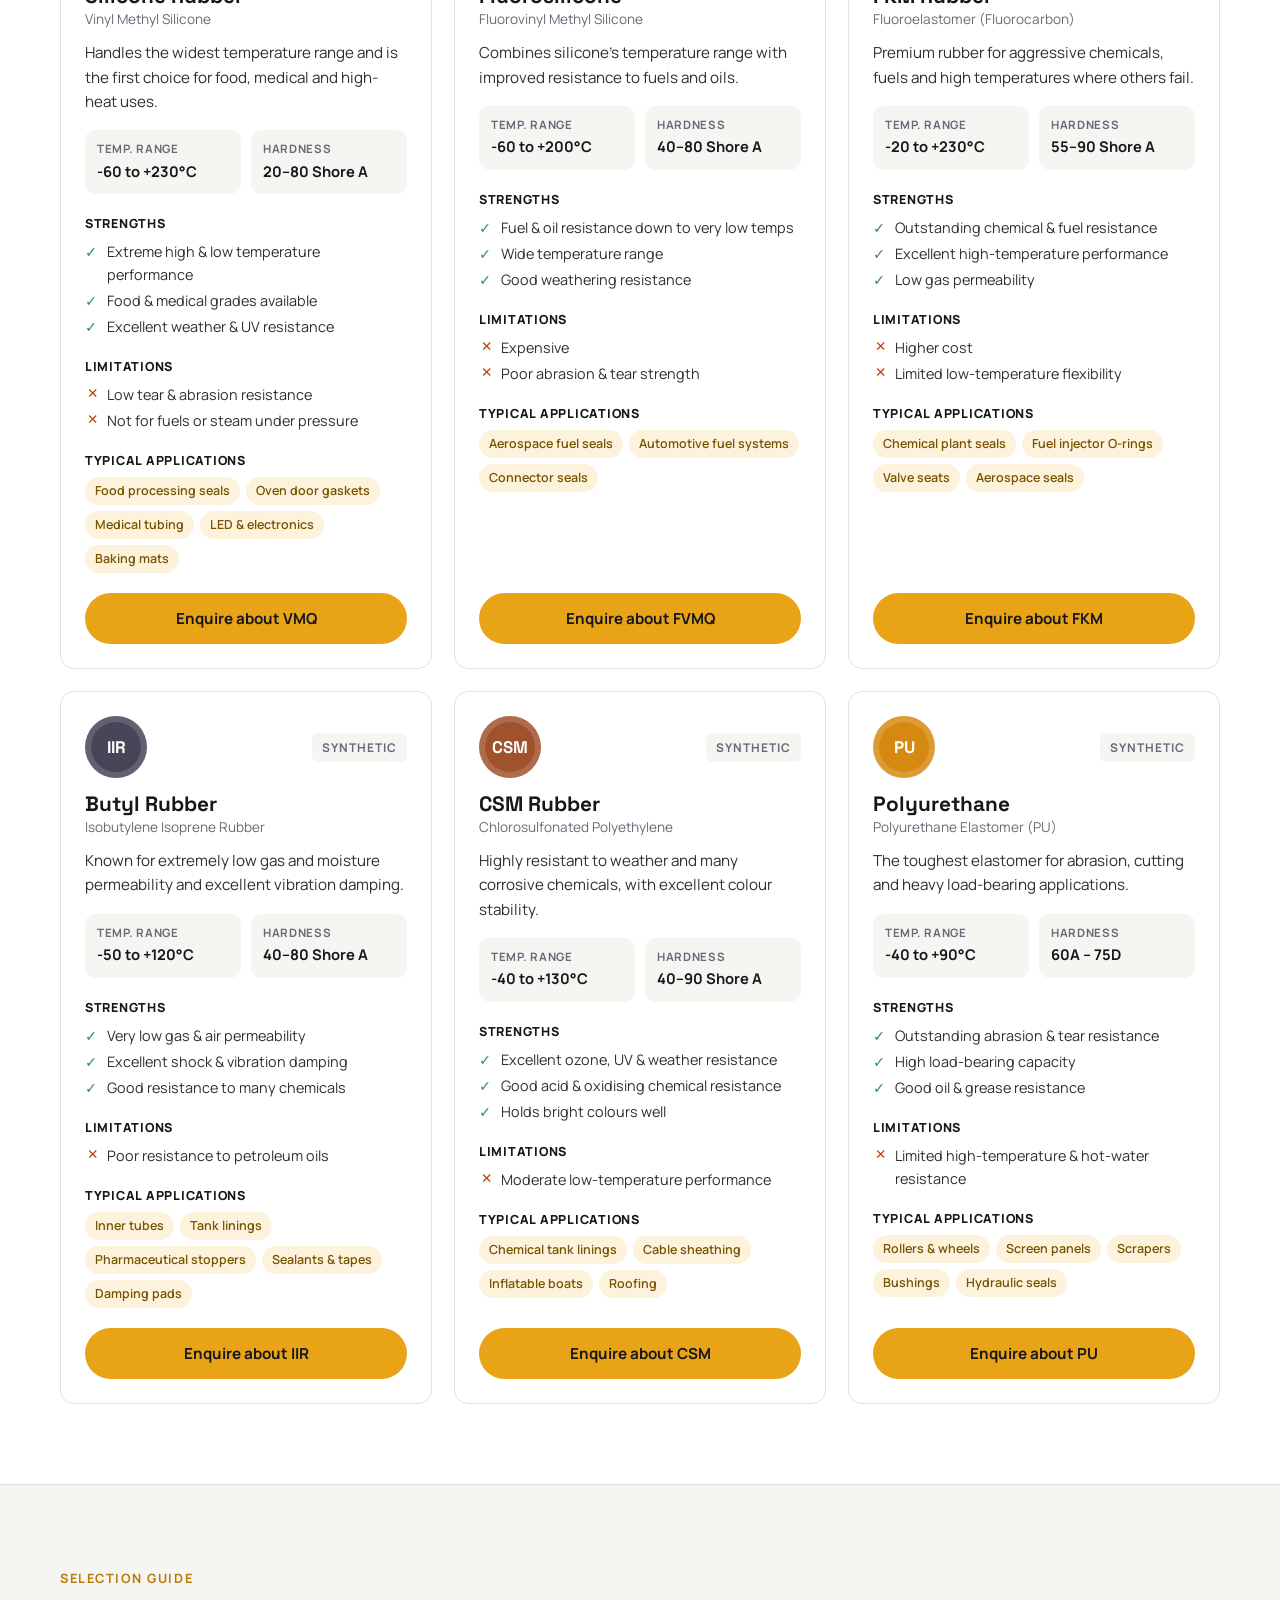
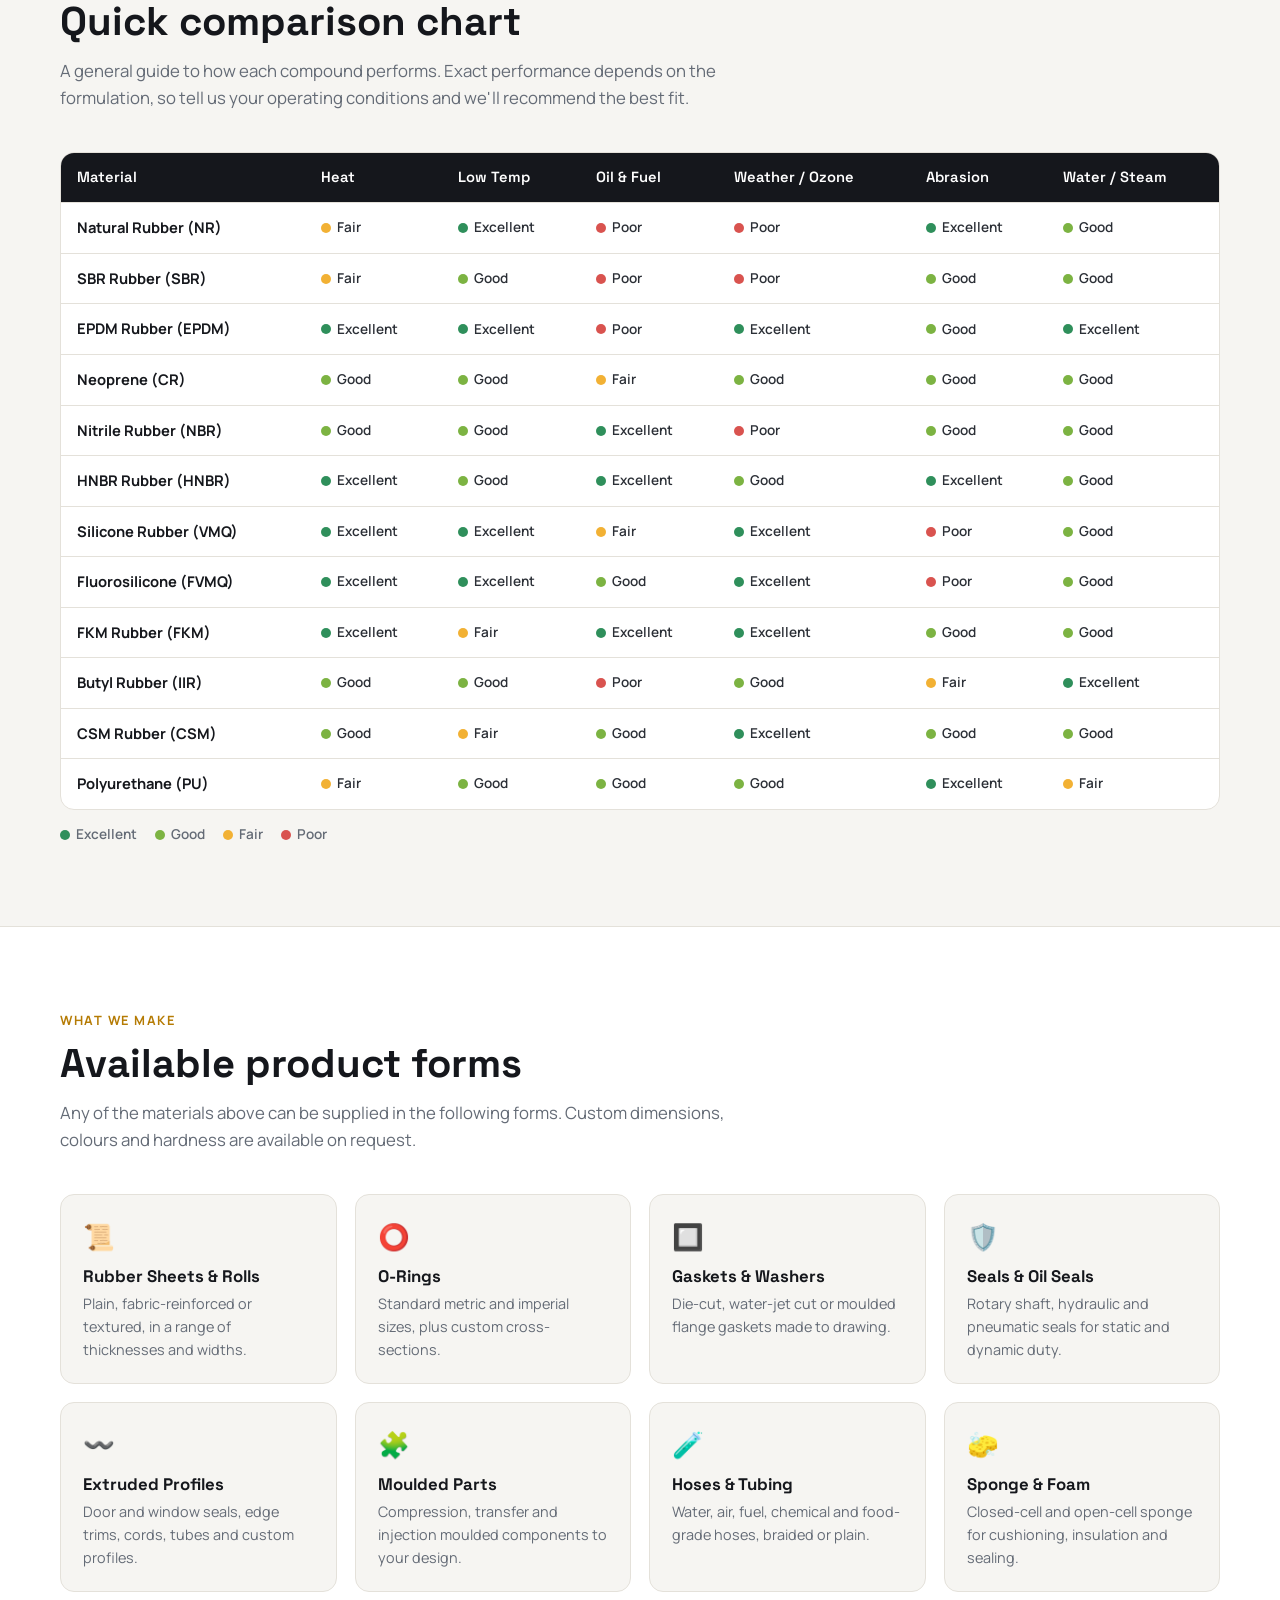
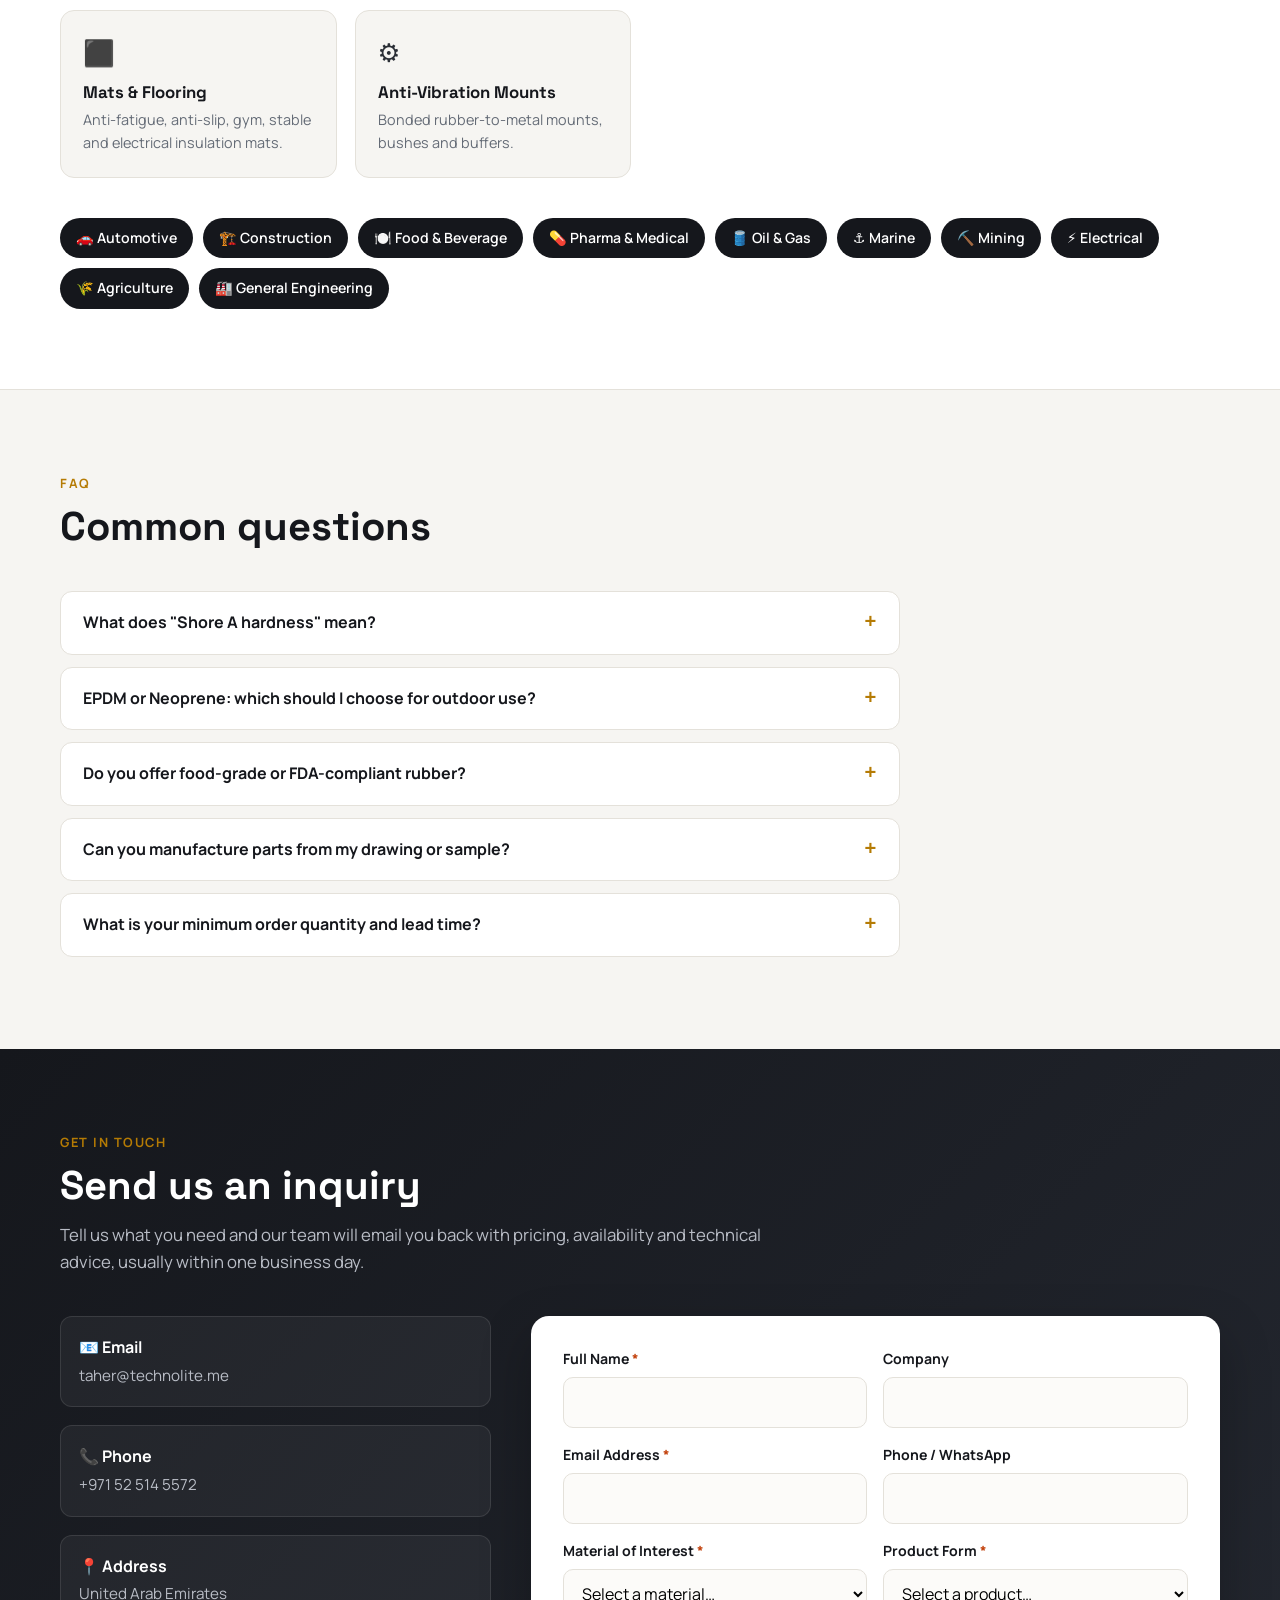
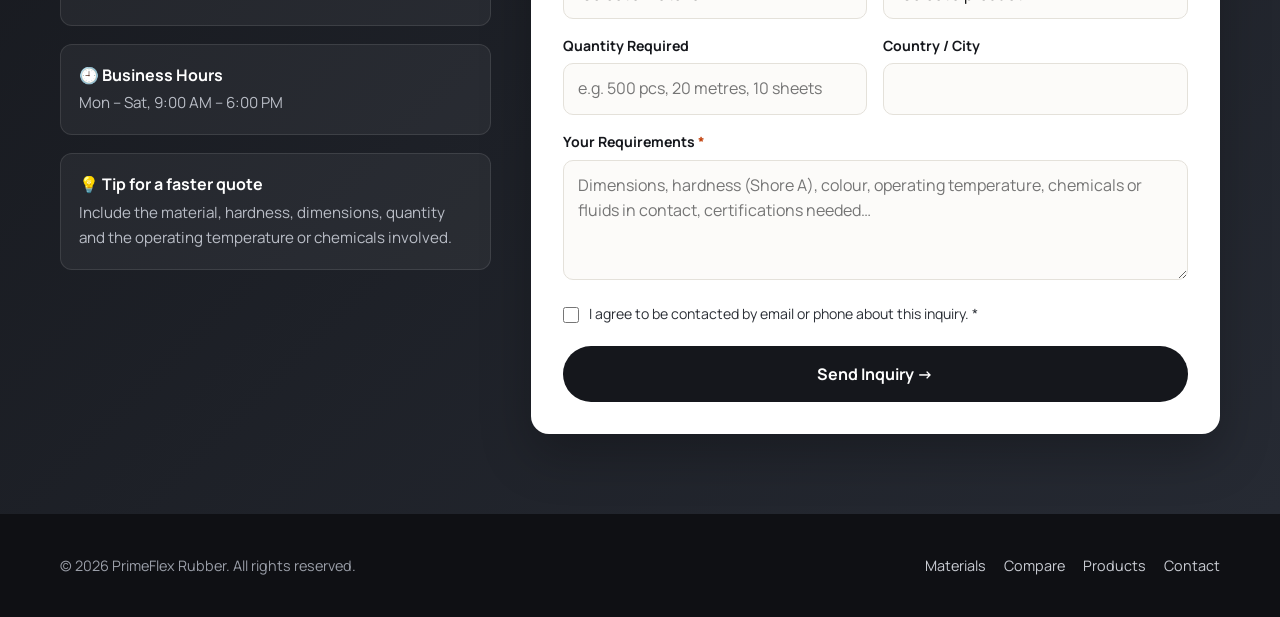
<file: rubberproducts.html>
<!DOCTYPE html>
<html lang="en">
<head>
  <meta charset="UTF-8" />
  <meta name="viewport" content="width=device-width, initial-scale=1.0" />
  <title>PrimeFlex Rubber | Industrial Rubber Products & Compounds</title>
  <meta name="description" content="EPDM, Neoprene, Nitrile, Silicone, FKM, Natural Rubber and more. Sheets, gaskets, O-rings, hoses, extrusions and custom moulded rubber parts. Send us an inquiry today." />

  <link rel="preconnect" href="https://fonts.googleapis.com" />
  <link rel="preconnect" href="https://fonts.gstatic.com" crossorigin />
  <link href="https://fonts.googleapis.com/css2?family=Manrope:wght@400;500;600;700;800&family=Space+Grotesk:wght@500;600;700&display=swap" rel="stylesheet" />

  <style>
    /* ============ THEME ============ */
    :root{
      --ink:#15171c; --ink-2:#23262e; --text:#2b2f36; --muted:#646b76;
      --bg:#f6f5f2; --card:#ffffff; --line:#e4e1da;
      --accent:#e8a317; --accent-dark:#b57b04; --accent-soft:#fdf3dc;
      --ok:#2f8f5b; --warn:#c2410c;
      --radius:14px; --shadow:0 6px 24px rgba(20,22,28,.08);
      --max:1200px;
    }
    *{box-sizing:border-box;margin:0;padding:0}
    html{scroll-behavior:smooth;scroll-padding-top:80px}
    body{font-family:"Manrope",system-ui,sans-serif;color:var(--text);background:var(--bg);line-height:1.6;font-size:16px}
    h1,h2,h3,h4{font-family:"Space Grotesk",sans-serif;color:var(--ink);line-height:1.2}
    a{color:inherit}
    img{max-width:100%}
    .container{max-width:var(--max);margin:0 auto;padding:0 20px}
    section{padding:80px 0}
    .eyebrow{display:inline-block;font-size:.8rem;font-weight:700;letter-spacing:.12em;text-transform:uppercase;color:var(--accent-dark);margin-bottom:10px}
    .section-head{max-width:720px;margin-bottom:40px}
    .section-head h2{font-size:clamp(1.8rem,3.5vw,2.5rem);margin-bottom:12px}
    .section-head p{color:var(--muted);font-size:1.05rem}
    .btn{display:inline-flex;align-items:center;gap:8px;padding:13px 24px;border-radius:999px;font-weight:700;font-size:.95rem;text-decoration:none;border:2px solid transparent;cursor:pointer;transition:.2s;font-family:inherit}
    .btn-primary{background:var(--accent);color:var(--ink)}
    .btn-primary:hover{background:#f4b52d;transform:translateY(-1px)}
    .btn-ghost{border-color:rgba(255,255,255,.35);color:#fff}
    .btn-ghost:hover{background:rgba(255,255,255,.1)}
    .btn-dark{background:var(--ink);color:#fff}
    .btn-dark:hover{background:var(--ink-2)}
    :focus-visible{outline:3px solid var(--accent);outline-offset:2px}

    /* ============ HEADER ============ */
    header{position:sticky;top:0;z-index:50;background:rgba(21,23,28,.96);backdrop-filter:blur(8px)}
    .nav{display:flex;align-items:center;justify-content:space-between;height:68px}
    .logo{display:flex;align-items:center;gap:10px;color:#fff;text-decoration:none;font-family:"Space Grotesk";font-weight:700;font-size:1.2rem}
    .logo-mark{width:34px;height:34px;border-radius:50%;background:radial-gradient(circle at 50% 50%,var(--ink) 34%,var(--accent) 36%,var(--accent) 60%,#3a3d45 62%)}
    .nav-links{display:flex;gap:28px;list-style:none;align-items:center}
    .nav-links a{color:#d6d8dd;text-decoration:none;font-weight:600;font-size:.95rem}
    .nav-links a:hover{color:var(--accent)}
    .nav-links .btn{color:var(--ink);padding:9px 18px}
    .menu-toggle{display:none;background:none;border:0;color:#fff;font-size:1.6rem;cursor:pointer}

    /* ============ HERO ============ */
    .hero{background:linear-gradient(135deg,#15171c 0%,#262a33 100%);color:#e9eaee;padding:96px 0 88px;position:relative;overflow:hidden}
    .hero::after{content:"";position:absolute;right:-180px;top:-120px;width:560px;height:560px;border-radius:50%;
      background:repeating-radial-gradient(circle,rgba(232,163,23,.16) 0 18px,transparent 18px 44px);pointer-events:none}
    .hero-inner{position:relative;z-index:1;max-width:720px}
    .hero h1{color:#fff;font-size:clamp(2.2rem,5vw,3.6rem);margin-bottom:18px}
    .hero h1 span{color:var(--accent)}
    .hero p{font-size:1.15rem;color:#c3c6ce;margin-bottom:32px}
    .hero-cta{display:flex;gap:14px;flex-wrap:wrap}
    .stats{display:grid;grid-template-columns:repeat(4,1fr);gap:20px;margin-top:60px;position:relative;z-index:1}
    .stat{border-left:3px solid var(--accent);padding-left:14px}
    .stat b{display:block;font-family:"Space Grotesk";font-size:1.8rem;color:#fff}
    .stat span{font-size:.9rem;color:#a9adb7}

    /* ============ INTRO ============ */
    .intro-grid{display:grid;grid-template-columns:1fr 1fr;gap:28px}
    .intro-box{background:var(--card);border:1px solid var(--line);border-radius:var(--radius);padding:28px}
    .intro-box h3{margin-bottom:10px;font-size:1.25rem}
    .intro-box p{color:var(--muted)}

    /* ============ PRODUCTS ============ */
    #materials{background:#fff;border-top:1px solid var(--line);border-bottom:1px solid var(--line)}
    .toolbar{display:flex;flex-wrap:wrap;gap:14px;align-items:center;justify-content:space-between;margin-bottom:28px}
    .filters{display:flex;flex-wrap:wrap;gap:8px}
    .chip{border:1.5px solid var(--line);background:var(--bg);padding:8px 16px;border-radius:999px;font-weight:600;font-size:.88rem;cursor:pointer;font-family:inherit;color:var(--text);transition:.15s}
    .chip:hover{border-color:var(--accent)}
    .chip.active{background:var(--ink);color:#fff;border-color:var(--ink)}
    .search{position:relative;flex:0 1 300px}
    .search input{width:100%;padding:11px 16px 11px 40px;border:1.5px solid var(--line);border-radius:999px;font:inherit;background:var(--bg)}
    .search svg{position:absolute;left:14px;top:50%;transform:translateY(-50%);color:var(--muted)}
    .product-grid{display:grid;grid-template-columns:repeat(auto-fill,minmax(330px,1fr));gap:22px}
    .card{background:var(--card);border:1px solid var(--line);border-radius:var(--radius);padding:24px;display:flex;flex-direction:column;transition:.2s}
    .card:hover{box-shadow:var(--shadow);transform:translateY(-3px);border-color:#d6d1c5}
    .card-top{display:flex;justify-content:space-between;align-items:center;margin-bottom:14px}
    .badge{font-family:"Space Grotesk";font-weight:700;font-size:1.05rem;color:#fff;background:var(--c,#333);width:62px;height:62px;border-radius:50%;display:grid;place-items:center;box-shadow:inset 0 0 0 6px rgba(255,255,255,.15)}
    .type{font-size:.75rem;font-weight:700;text-transform:uppercase;letter-spacing:.08em;color:var(--muted);background:var(--bg);padding:5px 10px;border-radius:6px}
    .card h3{font-size:1.3rem}
    .card .full{font-size:.85rem;color:var(--muted);margin-bottom:10px}
    .card .desc{font-size:.95rem;margin-bottom:16px}
    .specs{display:grid;grid-template-columns:1fr 1fr;gap:10px;margin-bottom:16px}
    .specs div{background:var(--bg);border-radius:10px;padding:10px 12px}
    .specs span{display:block;font-size:.72rem;text-transform:uppercase;letter-spacing:.06em;color:var(--muted);font-weight:700}
    .specs b{font-size:.92rem;color:var(--ink)}
    .list-title{font-size:.78rem;font-weight:800;text-transform:uppercase;letter-spacing:.06em;margin:4px 0 6px;color:var(--ink)}
    .pros,.cons{list-style:none;font-size:.9rem;margin-bottom:12px}
    .pros li,.cons li{padding-left:22px;position:relative;margin-bottom:3px}
    .pros li::before{content:"✓";position:absolute;left:0;color:var(--ok);font-weight:800}
    .cons li::before{content:"✕";position:absolute;left:2px;color:var(--warn);font-weight:800;font-size:.85rem}
    .apps{display:flex;flex-wrap:wrap;gap:6px;margin-bottom:20px}
    .apps span{font-size:.78rem;background:var(--accent-soft);color:#7a5302;padding:4px 10px;border-radius:999px;font-weight:600}
    .card .btn{margin-top:auto;justify-content:center;width:100%}
    .empty{display:none;text-align:center;padding:40px;color:var(--muted)}

    /* ============ COMPARISON ============ */
    .table-wrap{overflow-x:auto;background:var(--card);border:1px solid var(--line);border-radius:var(--radius)}
    table{width:100%;border-collapse:collapse;min-width:760px;font-size:.92rem}
    th,td{padding:13px 16px;text-align:left;border-bottom:1px solid var(--line)}
    thead th{background:var(--ink);color:#fff;font-family:"Space Grotesk";font-weight:600;position:sticky;top:0}
    tbody tr:hover{background:#faf8f3}
    tbody tr:last-child td{border-bottom:0}
    td:first-child{font-weight:700;color:var(--ink);white-space:nowrap}
    .r{display:inline-flex;align-items:center;gap:6px;font-weight:600;font-size:.85rem}
    .r::before{content:"";width:10px;height:10px;border-radius:50%;background:var(--dot)}
    .r-E{--dot:#2f8f5b}.r-G{--dot:#7cb342}.r-F{--dot:#f2b134}.r-P{--dot:#d9534f}
    .legend{display:flex;gap:18px;flex-wrap:wrap;margin-top:14px;font-size:.88rem;color:var(--muted)}

    /* ============ FORMS / INDUSTRIES ============ */
    #forms{background:#fff;border-top:1px solid var(--line);border-bottom:1px solid var(--line)}
    .forms-grid{display:grid;grid-template-columns:repeat(auto-fill,minmax(220px,1fr));gap:18px}
    .form-item{border:1px solid var(--line);border-radius:var(--radius);padding:22px;background:var(--bg)}
    .form-item .ico{font-size:1.6rem;margin-bottom:8px}
    .form-item h4{font-size:1.05rem;margin-bottom:6px}
    .form-item p{font-size:.9rem;color:var(--muted)}
    .industries{display:flex;flex-wrap:wrap;gap:10px;margin-top:40px}
    .industries span{background:var(--ink);color:#fff;padding:9px 16px;border-radius:999px;font-size:.88rem;font-weight:600}

    /* ============ FAQ ============ */
    .faq{max-width:840px}
    details{background:var(--card);border:1px solid var(--line);border-radius:12px;margin-bottom:12px;padding:0 22px}
    summary{cursor:pointer;padding:18px 0;font-weight:700;color:var(--ink);list-style:none;display:flex;justify-content:space-between;gap:16px}
    summary::-webkit-details-marker{display:none}
    summary::after{content:"+";font-size:1.4rem;line-height:1;color:var(--accent-dark)}
    details[open] summary::after{content:"–"}
    details p{padding-bottom:18px;color:var(--muted)}

    /* ============ INQUIRY FORM ============ */
    #inquiry{background:linear-gradient(135deg,#15171c,#262a33);color:#e9eaee}
    #inquiry .section-head h2{color:#fff}
    #inquiry .section-head p{color:#b9bdc6}
    .inquiry-grid{display:grid;grid-template-columns:1fr 1.6fr;gap:40px;align-items:start}
    .contact-info{display:grid;gap:18px}
    .contact-info div{background:rgba(255,255,255,.05);border:1px solid rgba(255,255,255,.1);border-radius:12px;padding:18px}
    .contact-info b{display:block;color:#fff;margin-bottom:2px}
    .contact-info span{color:#b9bdc6;font-size:.95rem}
    form.inquiry{background:#fff;color:var(--text);border-radius:18px;padding:32px;box-shadow:0 20px 50px rgba(0,0,0,.25)}
    .row{display:grid;grid-template-columns:1fr 1fr;gap:16px}
    .field{margin-bottom:16px}
    .field label{display:block;font-weight:700;font-size:.88rem;margin-bottom:6px;color:var(--ink)}
    .field label .req{color:var(--warn)}
    .field input,.field select,.field textarea{width:100%;padding:12px 14px;border:1.5px solid var(--line);border-radius:10px;font:inherit;background:#fcfbf9;transition:.15s}
    .field input:focus,.field select:focus,.field textarea:focus{outline:none;border-color:var(--accent);background:#fff;box-shadow:0 0 0 3px var(--accent-soft)}
    .field textarea{min-height:120px;resize:vertical}
    .field .err{display:none;color:var(--warn);font-size:.8rem;margin-top:4px;font-weight:600}
    .field.invalid input,.field.invalid select,.field.invalid textarea{border-color:var(--warn)}
    .field.invalid .err{display:block}
    .hint{font-size:.8rem;color:var(--muted);margin-top:4px}
    .consent{display:flex;gap:10px;align-items:flex-start;font-size:.88rem;margin:6px 0 20px}
    .consent input{margin-top:4px;width:16px;height:16px;accent-color:var(--accent-dark)}
    .form-status{display:none;margin-top:16px;padding:14px 16px;border-radius:10px;font-weight:600;font-size:.95rem}
    .form-status.success{display:block;background:#e7f5ed;color:#1f6b42}
    .form-status.error{display:block;background:#fdecea;color:#a12b20}
    form.inquiry .btn{width:100%;justify-content:center;font-size:1rem;padding:15px}
    .hp{position:absolute;left:-9999px}

    /* ============ FOOTER ============ */
    footer{background:#0f1014;color:#9a9ea8;padding:40px 0;font-size:.9rem}
    .foot{display:flex;justify-content:space-between;gap:20px;flex-wrap:wrap;align-items:center}
    .foot a{color:#c9ccd3;text-decoration:none;margin-left:18px}
    .foot a:hover{color:var(--accent)}
    .to-top{position:fixed;right:20px;bottom:20px;width:46px;height:46px;border-radius:50%;background:var(--accent);color:var(--ink);border:0;font-size:1.3rem;cursor:pointer;box-shadow:var(--shadow);opacity:0;pointer-events:none;transition:.2s;z-index:40}
    .to-top.show{opacity:1;pointer-events:auto}

    /* ============ RESPONSIVE ============ */
    @media (max-width:900px){
      .inquiry-grid,.intro-grid{grid-template-columns:1fr}
      .stats{grid-template-columns:repeat(2,1fr)}
    }
    @media (max-width:760px){
      section{padding:60px 0}
      .menu-toggle{display:block}
      .nav-links{position:absolute;top:68px;left:0;right:0;background:var(--ink);flex-direction:column;gap:0;padding:10px 0 20px;display:none}
      .nav-links.open{display:flex}
      .nav-links li{width:100%;text-align:center}
      .nav-links a{display:block;padding:12px}
      .row{grid-template-columns:1fr}
      form.inquiry{padding:22px}
      .product-grid{grid-template-columns:1fr}
      .search{flex:1 1 100%}
    }
  </style>
</head>
<body>

  <!-- ================= HEADER ================= -->
  <header>
    <div class="container nav">
      <a href="#top" class="logo"><span class="logo-mark" aria-hidden="true"></span>PrimeFlex Rubber</a>
      <button class="menu-toggle" aria-label="Open menu" aria-expanded="false">☰</button>
      <ul class="nav-links">
        <li><a href="#materials">Materials</a></li>
        <li><a href="#compare">Compare</a></li>
        <li><a href="#forms">Products</a></li>
        <li><a href="#faq">FAQ</a></li>
        <li><a href="#inquiry" class="btn btn-primary">Send Inquiry</a></li>
      </ul>
    </div>
  </header>

  <!-- ================= HERO ================= -->
  <section class="hero" id="top">
    <div class="container">
      <div class="hero-inner">
        <span class="eyebrow">Industrial Rubber Solutions</span>
        <h1>The right rubber for <span>every application.</span></h1>
        <p>From EPDM and Neoprene to Silicone, Nitrile and FKM, we supply rubber sheets, seals, gaskets, hoses, extrusions and custom moulded parts built to your specification.</p>
        <div class="hero-cta">
          <a href="#materials" class="btn btn-primary">Explore Materials →</a>
          <a href="#inquiry" class="btn btn-ghost">Request a Quote</a>
        </div>
      </div>
      <div class="stats">
        <div class="stat"><b>12+</b><span>Rubber compounds</span></div>
        <div class="stat"><b>10</b><span>Product forms</span></div>
        <div class="stat"><b>Custom</b><span>Sizes, colours & hardness</span></div>
        <div class="stat"><b>24 hr</b><span>Inquiry response time</span></div>
      </div>
    </div>
  </section>

  <!-- ================= INTRO ================= -->
  <section id="about">
    <div class="container">
      <div class="section-head">
        <span class="eyebrow">Rubber 101</span>
        <h2>Natural vs. synthetic rubber</h2>
        <p>Every rubber behaves differently with heat, oil, weather and wear. Choosing the right compound is the single biggest factor in how long your part lasts.</p>
      </div>
      <div class="intro-grid">
        <div class="intro-box">
          <h3>🌿 Natural Rubber</h3>
          <p>Harvested as latex from the Hevea brasiliensis tree. It offers outstanding elasticity, tensile strength and tear resistance, making it ideal for dynamic, high-wear uses. However, it degrades with sunlight, ozone and oils.</p>
        </div>
        <div class="intro-box">
          <h3>⚗️ Synthetic Rubber</h3>
          <p>Engineered from petrochemicals to deliver specific properties such as oil resistance (Nitrile), weather resistance (EPDM), extreme heat tolerance (Silicone, FKM) or low gas permeability (Butyl). Most industrial seals today are synthetic.</p>
        </div>
      </div>
    </div>
  </section>

  <!-- ================= MATERIALS ================= -->
  <section id="materials">
    <div class="container">
      <div class="section-head">
        <span class="eyebrow">Our Materials</span>
        <h2>Rubber types we supply</h2>
        <p>Filter by what matters to you, or search by name. Click <b>Enquire</b> on any material and we'll pre-fill the inquiry form for you.</p>
      </div>

      <div class="toolbar">
        <div class="filters" role="group" aria-label="Filter materials">
          <button class="chip active" data-filter="all">All</button>
          <button class="chip" data-filter="weather">Weather / Outdoor</button>
          <button class="chip" data-filter="oil">Oil & Fuel</button>
          <button class="chip" data-filter="heat">High Temperature</button>
          <button class="chip" data-filter="wear">Abrasion / Wear</button>
          <button class="chip" data-filter="food">Food & Medical</button>
        </div>
        <label class="search">
          <svg width="18" height="18" viewBox="0 0 24 24" fill="none" stroke="currentColor" stroke-width="2.2" aria-hidden="true"><circle cx="11" cy="11" r="7"/><path d="m20 20-3.5-3.5"/></svg>
          <input type="search" id="search" placeholder="Search e.g. EPDM, gasket, fuel…" aria-label="Search materials" />
        </label>
      </div>

      <div class="product-grid" id="productGrid"></div>
      <p class="empty" id="emptyMsg">No materials match your search. Try another term, or <a href="#inquiry">ask us directly</a>.</p>
    </div>
  </section>

  <!-- ================= COMPARISON ================= -->
  <section id="compare">
    <div class="container">
      <div class="section-head">
        <span class="eyebrow">Selection Guide</span>
        <h2>Quick comparison chart</h2>
        <p>A general guide to how each compound performs. Exact performance depends on the formulation, so tell us your operating conditions and we'll recommend the best fit.</p>
      </div>
      <div class="table-wrap">
        <table>
          <thead>
            <tr><th>Material</th><th>Heat</th><th>Low Temp</th><th>Oil & Fuel</th><th>Weather / Ozone</th><th>Abrasion</th><th>Water / Steam</th></tr>
          </thead>
          <tbody id="compareBody"></tbody>
        </table>
      </div>
      <div class="legend">
        <span class="r r-E">Excellent</span><span class="r r-G">Good</span><span class="r r-F">Fair</span><span class="r r-P">Poor</span>
      </div>
    </div>
  </section>

  <!-- ================= PRODUCT FORMS ================= -->
  <section id="forms">
    <div class="container">
      <div class="section-head">
        <span class="eyebrow">What We Make</span>
        <h2>Available product forms</h2>
        <p>Any of the materials above can be supplied in the following forms. Custom dimensions, colours and hardness are available on request.</p>
      </div>
      <div class="forms-grid">
        <div class="form-item"><div class="ico">📜</div><h4>Rubber Sheets & Rolls</h4><p>Plain, fabric-reinforced or textured, in a range of thicknesses and widths.</p></div>
        <div class="form-item"><div class="ico">⭕</div><h4>O-Rings</h4><p>Standard metric and imperial sizes, plus custom cross-sections.</p></div>
        <div class="form-item"><div class="ico">🔲</div><h4>Gaskets & Washers</h4><p>Die-cut, water-jet cut or moulded flange gaskets made to drawing.</p></div>
        <div class="form-item"><div class="ico">🛡️</div><h4>Seals & Oil Seals</h4><p>Rotary shaft, hydraulic and pneumatic seals for static and dynamic duty.</p></div>
        <div class="form-item"><div class="ico">〰️</div><h4>Extruded Profiles</h4><p>Door and window seals, edge trims, cords, tubes and custom profiles.</p></div>
        <div class="form-item"><div class="ico">🧩</div><h4>Moulded Parts</h4><p>Compression, transfer and injection moulded components to your design.</p></div>
        <div class="form-item"><div class="ico">🧪</div><h4>Hoses & Tubing</h4><p>Water, air, fuel, chemical and food-grade hoses, braided or plain.</p></div>
        <div class="form-item"><div class="ico">🧽</div><h4>Sponge & Foam</h4><p>Closed-cell and open-cell sponge for cushioning, insulation and sealing.</p></div>
        <div class="form-item"><div class="ico">⬛</div><h4>Mats & Flooring</h4><p>Anti-fatigue, anti-slip, gym, stable and electrical insulation mats.</p></div>
        <div class="form-item"><div class="ico">⚙️</div><h4>Anti-Vibration Mounts</h4><p>Bonded rubber-to-metal mounts, bushes and buffers.</p></div>
      </div>
      <div class="industries" aria-label="Industries served">
        <span>🚗 Automotive</span><span>🏗️ Construction</span><span>🍽️ Food & Beverage</span><span>💊 Pharma & Medical</span>
        <span>🛢️ Oil & Gas</span><span>⚓ Marine</span><span>⛏️ Mining</span><span>⚡ Electrical</span><span>🌾 Agriculture</span><span>🏭 General Engineering</span>
      </div>
    </div>
  </section>

  <!-- ================= FAQ ================= -->
  <section id="faq">
    <div class="container">
      <div class="section-head">
        <span class="eyebrow">FAQ</span>
        <h2>Common questions</h2>
      </div>
      <div class="faq">
        <details>
          <summary>What does "Shore A hardness" mean?</summary>
          <p>Shore A is the standard scale for measuring rubber hardness. Lower numbers are softer (around 30 is like a rubber band), 60–70 is typical for gaskets and seals, and 90 is very firm, similar to a shoe heel. If you're unsure, tell us the application and we'll recommend a hardness.</p>
        </details>
        <details>
          <summary>EPDM or Neoprene: which should I choose for outdoor use?</summary>
          <p>EPDM generally has better resistance to sunlight, ozone, weathering and hot water, making it the first choice for roofing, window seals and outdoor gaskets. Choose Neoprene if you also need moderate oil resistance or flame retardancy.</p>
        </details>
        <details>
          <summary>Do you offer food-grade or FDA-compliant rubber?</summary>
          <p>Yes. Silicone, EPDM, Nitrile and Natural Rubber can be supplied in food-grade formulations. Please mention the compliance standard you need (for example FDA, EC 1935/2004 or WRAS) in your inquiry.</p>
        </details>
        <details>
          <summary>Can you manufacture parts from my drawing or sample?</summary>
          <p>Absolutely. Send us your drawing, dimensions or details of a sample along with the material, hardness and quantity required, and we'll come back with a quotation and lead time.</p>
        </details>
        <details>
          <summary>What is your minimum order quantity and lead time?</summary>
          <p>This depends on the product. Stock sheets and standard O-rings can ship quickly in small quantities, while custom moulded parts may need tooling. Include your required quantity in the form below and we'll confirm both.</p>
        </details>
      </div>
    </div>
  </section>

  <!-- ================= INQUIRY ================= -->
  <section id="inquiry">
    <div class="container">
      <div class="section-head">
        <span class="eyebrow">Get in Touch</span>
        <h2>Send us an inquiry</h2>
        <p>Tell us what you need and our team will email you back with pricing, availability and technical advice, usually within one business day.</p>
      </div>

      <div class="inquiry-grid">
        <div class="contact-info">
          <div><b>📧 Email</b><span>taher@technolite.me</span></div>
          <div><b>📞 Phone</b><span>+971 52 514 5572</span></div>
          <div><b>📍 Address</b><span>United Arab Emirates</span></div>
          <div><b>🕘 Business Hours</b><span>Mon – Sat, 9:00 AM – 6:00 PM</span></div>
          <div><b>💡 Tip for a faster quote</b><span>Include the material, hardness, dimensions, quantity and the operating temperature or chemicals involved.</span></div>
        </div>

        <!--
          ===== HOW TO RECEIVE INQUIRIES BY EMAIL =====
          1. Create a free form at https://formspree.io using the email address you want inquiries sent to.
          2. Copy your form endpoint (looks like https://formspree.io/f/abcdwxyz).
          3. Paste it into the action="" attribute below, replacing YOUR_FORM_ID.
          Until you do this, the form will open the visitor's email app with the inquiry pre-filled,
          addressed to the FALLBACK_EMAIL set in the script at the bottom of this page.
        -->
        <form class="inquiry" id="inquiryForm" action="https://formspree.io/f/mbggllyl" method="POST" novalidate>
          <input type="hidden" name="_subject" value="New Rubber Product Inquiry from Website" />
          <input type="text" name="_gotcha" class="hp" tabindex="-1" autocomplete="off" aria-hidden="true" />

          <div class="row">
            <div class="field">
              <label for="name">Full Name <span class="req">*</span></label>
              <input type="text" id="name" name="name" autocomplete="name" required />
              <div class="err">Please enter your name.</div>
            </div>
            <div class="field">
              <label for="company">Company</label>
              <input type="text" id="company" name="company" autocomplete="organization" />
            </div>
          </div>

          <div class="row">
            <div class="field">
              <label for="email">Email Address <span class="req">*</span></label>
              <input type="email" id="email" name="email" autocomplete="email" required />
              <div class="err">Please enter a valid email so we can reply.</div>
            </div>
            <div class="field">
              <label for="phone">Phone / WhatsApp</label>
              <input type="tel" id="phone" name="phone" autocomplete="tel" />
            </div>
          </div>

          <div class="row">
            <div class="field">
              <label for="material">Material of Interest <span class="req">*</span></label>
              <select id="material" name="material" required>
                <option value="">Select a material…</option>
              </select>
              <div class="err">Please choose a material (or "Not sure").</div>
            </div>
            <div class="field">
              <label for="productType">Product Form <span class="req">*</span></label>
              <select id="productType" name="product_type" required>
                <option value="">Select a product…</option>
                <option>Rubber Sheets & Rolls</option>
                <option>O-Rings</option>
                <option>Gaskets & Washers</option>
                <option>Seals & Oil Seals</option>
                <option>Extruded Profiles</option>
                <option>Custom Moulded Parts</option>
                <option>Hoses & Tubing</option>
                <option>Sponge & Foam</option>
                <option>Mats & Flooring</option>
                <option>Anti-Vibration Mounts</option>
                <option>Other</option>
              </select>
              <div class="err">Please choose a product form.</div>
            </div>
          </div>

          <div class="row">
            <div class="field">
              <label for="quantity">Quantity Required</label>
              <input type="text" id="quantity" name="quantity" placeholder="e.g. 500 pcs, 20 metres, 10 sheets" />
            </div>
            <div class="field">
              <label for="country">Country / City</label>
              <input type="text" id="country" name="location" autocomplete="country-name" />
            </div>
          </div>

          <div class="field">
            <label for="message">Your Requirements <span class="req">*</span></label>
            <textarea id="message" name="message" required placeholder="Dimensions, hardness (Shore A), colour, operating temperature, chemicals or fluids in contact, certifications needed…"></textarea>
            <div class="err">Please describe what you need (at least 10 characters).</div>
          </div>

          <label class="consent">
            <input type="checkbox" id="consent" name="consent" value="yes" required />
            <span>I agree to be contacted by email or phone about this inquiry. <span class="req">*</span></span>
          </label>

          <button type="submit" class="btn btn-dark" id="submitBtn">Send Inquiry →</button>
          <div class="form-status" id="formStatus" role="status" aria-live="polite"></div>
        </form>
      </div>
    </div>
  </section>

  <!-- ================= FOOTER ================= -->
  <footer>
    <div class="container foot">
      <span>© <span id="year"></span> PrimeFlex Rubber. All rights reserved.</span>
      <nav>
        <a href="#materials">Materials</a><a href="#compare">Compare</a><a href="#forms">Products</a><a href="#inquiry">Contact</a>
      </nav>
    </div>
  </footer>

  <button class="to-top" id="toTop" aria-label="Back to top">↑</button>

  <script>
    /* ====== SETTINGS: change this to your own email ====== */
    const FALLBACK_EMAIL = "sales@yourcompany.com";

    /* ====== PRODUCT DATA (edit / add materials here) ====== */
    const products = [
      { code:"NR", name:"Natural Rubber", full:"Polyisoprene (from latex)", type:"Natural", color:"#8a6a3b",
        tags:["wear","food"], temp:"-50 to +80°C", hard:"30–90 Shore A",
        desc:"The original elastomer with exceptional elasticity, resilience and tear strength.",
        pros:["Excellent tensile & tear strength","High resilience and rebound","Great abrasion resistance"],
        cons:["Poor resistance to oil, ozone & UV"],
        apps:["Tyres","Anti-vibration mounts","Conveyor belts","Linings","Food-grade sheet"],
        r:{heat:"F",cold:"E",oil:"P",weather:"P",wear:"E",water:"G"} },

      { code:"SBR", name:"SBR Rubber", full:"Styrene Butadiene Rubber", type:"Synthetic", color:"#5b5f68",
        tags:["wear"], temp:"-50 to +100°C", hard:"40–90 Shore A",
        desc:"A cost-effective, general-purpose rubber and a common alternative to natural rubber.",
        pros:["Good abrasion resistance","Economical","Good impact strength"],
        cons:["Poor oil, ozone & weather resistance"],
        apps:["Flooring & mats","Gaskets","Shoe soles","Conveyor belts","Insertion sheet"],
        r:{heat:"F",cold:"G",oil:"P",weather:"P",wear:"G",water:"G"} },

      { code:"EPDM", name:"EPDM Rubber", full:"Ethylene Propylene Diene Monomer", type:"Synthetic", color:"#1f6f8b",
        tags:["weather","heat","food"], temp:"-50 to +150°C", hard:"30–90 Shore A",
        desc:"The go-to rubber for outdoor, water and steam applications thanks to outstanding weathering resistance.",
        pros:["Excellent UV, ozone & weather resistance","Resists hot water, steam & many acids/alkalis","Good electrical insulation"],
        cons:["Not suitable for petroleum oils & fuels"],
        apps:["Roofing membranes","Window & door seals","Radiator hoses","Pond liners","Pipe gaskets"],
        r:{heat:"E",cold:"E",oil:"P",weather:"E",wear:"G",water:"E"} },

      { code:"CR", name:"Neoprene", full:"Polychloroprene (CR)", type:"Synthetic", color:"#3d4a5c",
        tags:["weather","oil"], temp:"-40 to +120°C", hard:"30–90 Shore A",
        desc:"A versatile all-rounder with a balanced mix of weather, oil and flame resistance.",
        pros:["Moderate oil & chemical resistance","Good weathering & ozone resistance","Naturally flame retardant"],
        cons:["Not for strong acids or aromatic fuels"],
        apps:["Wetsuits","Expansion joints","Bridge bearings","CV boots","Cable jackets"],
        r:{heat:"G",cold:"G",oil:"F",weather:"G",wear:"G",water:"G"} },

      { code:"NBR", name:"Nitrile Rubber", full:"Acrylonitrile Butadiene Rubber", type:"Synthetic", color:"#2e7d4f",
        tags:["oil","food"], temp:"-30 to +120°C", hard:"40–90 Shore A",
        desc:"The most widely used rubber for oil, fuel and grease sealing applications.",
        pros:["Excellent resistance to oils, fuels & greases","Good abrasion & compression set","Cost-effective"],
        cons:["Poor ozone & UV resistance outdoors"],
        apps:["O-rings","Oil seals","Fuel hoses","Hydraulic seals","Gloves"],
        r:{heat:"G",cold:"G",oil:"E",weather:"P",wear:"G",water:"G"} },

      { code:"HNBR", name:"HNBR Rubber", full:"Hydrogenated Nitrile Butadiene Rubber", type:"Synthetic", color:"#1b5e3b",
        tags:["oil","heat","wear"], temp:"-40 to +150°C", hard:"50–90 Shore A",
        desc:"An upgraded Nitrile with far better heat, ozone and mechanical strength.",
        pros:["Excellent oil resistance at high temperature","High tensile strength & wear resistance","Good ozone resistance"],
        cons:["Higher cost than standard NBR"],
        apps:["Timing belts","Oilfield seals","Automotive seals","Air-con seals"],
        r:{heat:"E",cold:"G",oil:"E",weather:"G",wear:"E",water:"G"} },

      { code:"VMQ", name:"Silicone Rubber", full:"Vinyl Methyl Silicone", type:"Synthetic", color:"#c0392b",
        tags:["heat","weather","food"], temp:"-60 to +230°C", hard:"20–80 Shore A",
        desc:"Handles the widest temperature range and is the first choice for food, medical and high-heat uses.",
        pros:["Extreme high & low temperature performance","Food & medical grades available","Excellent weather & UV resistance"],
        cons:["Low tear & abrasion resistance","Not for fuels or steam under pressure"],
        apps:["Food processing seals","Oven door gaskets","Medical tubing","LED & electronics","Baking mats"],
        r:{heat:"E",cold:"E",oil:"F",weather:"E",wear:"P",water:"G"} },

      { code:"FVMQ", name:"Fluorosilicone", full:"Fluorovinyl Methyl Silicone", type:"Synthetic", color:"#8e44ad",
        tags:["oil","heat"], temp:"-60 to +200°C", hard:"40–80 Shore A",
        desc:"Combines silicone's temperature range with improved resistance to fuels and oils.",
        pros:["Fuel & oil resistance down to very low temps","Wide temperature range","Good weathering resistance"],
        cons:["Expensive","Poor abrasion & tear strength"],
        apps:["Aerospace fuel seals","Automotive fuel systems","Connector seals"],
        r:{heat:"E",cold:"E",oil:"G",weather:"E",wear:"P",water:"G"} },

      { code:"FKM", name:"FKM Rubber", full:"Fluoroelastomer (Fluorocarbon)", type:"Synthetic", color:"#7b1f2b",
        tags:["oil","heat","weather"], temp:"-20 to +230°C", hard:"55–90 Shore A",
        desc:"Premium rubber for aggressive chemicals, fuels and high temperatures where others fail.",
        pros:["Outstanding chemical & fuel resistance","Excellent high-temperature performance","Low gas permeability"],
        cons:["Higher cost","Limited low-temperature flexibility"],
        apps:["Chemical plant seals","Fuel injector O-rings","Valve seats","Aerospace seals"],
        r:{heat:"E",cold:"F",oil:"E",weather:"E",wear:"G",water:"G"} },

      { code:"IIR", name:"Butyl Rubber", full:"Isobutylene Isoprene Rubber", type:"Synthetic", color:"#4a4458",
        tags:["weather"], temp:"-50 to +120°C", hard:"40–80 Shore A",
        desc:"Known for extremely low gas and moisture permeability and excellent vibration damping.",
        pros:["Very low gas & air permeability","Excellent shock & vibration damping","Good resistance to many chemicals"],
        cons:["Poor resistance to petroleum oils"],
        apps:["Inner tubes","Tank linings","Pharmaceutical stoppers","Sealants & tapes","Damping pads"],
        r:{heat:"G",cold:"G",oil:"P",weather:"G",wear:"F",water:"E"} },

      { code:"CSM", name:"CSM Rubber", full:"Chlorosulfonated Polyethylene", type:"Synthetic", color:"#a0522d",
        tags:["weather","oil"], temp:"-40 to +130°C", hard:"40–90 Shore A",
        desc:"Highly resistant to weather and many corrosive chemicals, with excellent colour stability.",
        pros:["Excellent ozone, UV & weather resistance","Good acid & oxidising chemical resistance","Holds bright colours well"],
        cons:["Moderate low-temperature performance"],
        apps:["Chemical tank linings","Cable sheathing","Inflatable boats","Roofing"],
        r:{heat:"G",cold:"F",oil:"G",weather:"E",wear:"G",water:"G"} },

      { code:"PU", name:"Polyurethane", full:"Polyurethane Elastomer (PU)", type:"Synthetic", color:"#d68910",
        tags:["wear","oil"], temp:"-40 to +90°C", hard:"60A – 75D",
        desc:"The toughest elastomer for abrasion, cutting and heavy load-bearing applications.",
        pros:["Outstanding abrasion & tear resistance","High load-bearing capacity","Good oil & grease resistance"],
        cons:["Limited high-temperature & hot-water resistance"],
        apps:["Rollers & wheels","Screen panels","Scrapers","Bushings","Hydraulic seals"],
        r:{heat:"F",cold:"G",oil:"G",weather:"G",wear:"E",water:"F"} }
    ];

    const ratingLabel = {E:"Excellent",G:"Good",F:"Fair",P:"Poor"};

    /* ====== RENDER PRODUCT CARDS ====== */
    const grid = document.getElementById("productGrid");
    grid.innerHTML = products.map(p => `
      <article class="card" data-tags="${p.tags.join(" ")}"
        data-search="${(p.code+" "+p.name+" "+p.full+" "+p.desc+" "+p.apps.join(" ")+" "+p.pros.join(" ")).toLowerCase()}">
        <div class="card-top">
          <span class="badge" style="--c:${p.color}">${p.code}</span>
          <span class="type">${p.type}</span>
        </div>
        <h3>${p.name}</h3>
        <p class="full">${p.full}</p>
        <p class="desc">${p.desc}</p>
        <div class="specs">
          <div><span>Temp. Range</span><b>${p.temp}</b></div>
          <div><span>Hardness</span><b>${p.hard}</b></div>
        </div>
        <p class="list-title">Strengths</p>
        <ul class="pros">${p.pros.map(x=>`<li>${x}</li>`).join("")}</ul>
        <p class="list-title">Limitations</p>
        <ul class="cons">${p.cons.map(x=>`<li>${x}</li>`).join("")}</ul>
        <p class="list-title">Typical Applications</p>
        <div class="apps">${p.apps.map(x=>`<span>${x}</span>`).join("")}</div>
        <button class="btn btn-primary" data-enquire="${p.name} (${p.code})">Enquire about ${p.code}</button>
      </article>`).join("");

    /* ====== RENDER COMPARISON TABLE ====== */
    const cell = v => `<td><span class="r r-${v}">${ratingLabel[v]}</span></td>`;
    document.getElementById("compareBody").innerHTML = products.map(p => `
      <tr><td>${p.name} (${p.code})</td>${cell(p.r.heat)}${cell(p.r.cold)}${cell(p.r.oil)}${cell(p.r.weather)}${cell(p.r.wear)}${cell(p.r.water)}</tr>`).join("");

    /* ====== FILL MATERIAL DROPDOWN ====== */
    const materialSelect = document.getElementById("material");
    products.forEach(p => {
      const o = document.createElement("option");
      o.value = o.textContent = `${p.name} (${p.code})`;
      materialSelect.appendChild(o);
    });
    ["Multiple materials","Not sure – please recommend"].forEach(t => {
      const o = document.createElement("option"); o.value = o.textContent = t; materialSelect.appendChild(o);
    });

    /* ====== FILTER + SEARCH ====== */
    let activeFilter = "all";
    const cards = [...grid.querySelectorAll(".card")];
    const searchInput = document.getElementById("search");
    function applyFilters(){
      const q = searchInput.value.trim().toLowerCase();
      let shown = 0;
      cards.forEach(c => {
        const okTag = activeFilter === "all" || c.dataset.tags.split(" ").includes(activeFilter);
        const okSearch = !q || c.dataset.search.includes(q);
        const show = okTag && okSearch;
        c.style.display = show ? "" : "none";
        if (show) shown++;
      });
      document.getElementById("emptyMsg").style.display = shown ? "none" : "block";
    }
    document.querySelectorAll(".chip").forEach(chip => chip.addEventListener("click", () => {
      document.querySelectorAll(".chip").forEach(c => c.classList.remove("active"));
      chip.classList.add("active");
      activeFilter = chip.dataset.filter;
      applyFilters();
    }));
    searchInput.addEventListener("input", applyFilters);

    /* ====== "ENQUIRE" BUTTON -> PREFILL FORM ====== */
    grid.addEventListener("click", e => {
      const btn = e.target.closest("[data-enquire]");
      if (!btn) return;
      materialSelect.value = btn.dataset.enquire;
      document.getElementById("inquiry").scrollIntoView({behavior:"smooth"});
      setTimeout(() => document.getElementById("name").focus({preventScroll:true}), 600);
    });

    /* ====== MOBILE MENU ====== */
    const toggle = document.querySelector(".menu-toggle");
    const links = document.querySelector(".nav-links");
    toggle.addEventListener("click", () => {
      const open = links.classList.toggle("open");
      toggle.setAttribute("aria-expanded", open);
      toggle.textContent = open ? "✕" : "☰";
    });
    links.querySelectorAll("a").forEach(a => a.addEventListener("click", () => {
      links.classList.remove("open"); toggle.textContent = "☰"; toggle.setAttribute("aria-expanded", false);
    }));

    /* ====== FORM VALIDATION + SUBMISSION ====== */
    const form = document.getElementById("inquiryForm");
    const statusBox = document.getElementById("formStatus");
    const submitBtn = document.getElementById("submitBtn");

    function validateField(el){
      const field = el.closest(".field");
      if (!field) return true;
      let ok = el.checkValidity();
      if (el.id === "message") ok = el.value.trim().length >= 10;
      if (el.id === "name") ok = el.value.trim().length > 1;
      field.classList.toggle("invalid", !ok);
      return ok;
    }
    form.querySelectorAll("[required]").forEach(el => {
      el.addEventListener("blur", () => validateField(el));
      el.addEventListener("input", () => el.closest(".field")?.classList.contains("invalid") && validateField(el));
    });

    function showStatus(type, msg){ statusBox.className = "form-status " + type; statusBox.textContent = msg; }

    form.addEventListener("submit", async e => {
      e.preventDefault();
      let valid = true;
      form.querySelectorAll(".field [required]").forEach(el => { if (!validateField(el)) valid = false; });
      const consent = document.getElementById("consent");
      if (!consent.checked){ valid = false; showStatus("error","Please tick the consent box so we can reply to you."); }
      if (!valid){
        if (consent.checked) showStatus("error","Please fix the highlighted fields above.");
        form.querySelector(".invalid input, .invalid select, .invalid textarea")?.focus();
        return;
      }

      const data = new FormData(form);

      // Fallback: Formspree not configured yet -> open the visitor's email app pre-filled
      if (form.action.includes("YOUR_FORM_ID")){
        const body = [
          `Name: ${data.get("name")}`, `Company: ${data.get("company") || "-"}`,
          `Email: ${data.get("email")}`, `Phone: ${data.get("phone") || "-"}`,
          `Material: ${data.get("material")}`, `Product: ${data.get("product_type")}`,
          `Quantity: ${data.get("quantity") || "-"}`, `Location: ${data.get("location") || "-"}`,
          ``, `Requirements:`, data.get("message")
        ].join("\n");
        window.location.href = `mailto:${FALLBACK_EMAIL}?subject=${encodeURIComponent("Rubber Product Inquiry – " + data.get("material"))}&body=${encodeURIComponent(body)}`;
        showStatus("success","Your email app should now open with your inquiry ready to send.");
        return;
      }

      submitBtn.disabled = true; submitBtn.textContent = "Sending…";
      try{
        const res = await fetch(form.action, { method:"POST", body:data, headers:{ "Accept":"application/json" } });
        if (res.ok){
          form.reset();
          showStatus("success","✅ Thank you! Your inquiry has been sent. We'll email you back shortly.");
        } else {
          showStatus("error","Sorry, something went wrong. Please try again or email us at " + FALLBACK_EMAIL + ".");
        }
      } catch {
        showStatus("error","Network error. Please check your connection or email us at " + FALLBACK_EMAIL + ".");
      } finally {
        submitBtn.disabled = false; submitBtn.textContent = "Send Inquiry →";
      }
    });

    /* ====== MISC ====== */
    document.getElementById("year").textContent = new Date().getFullYear();
    const toTop = document.getElementById("toTop");
    window.addEventListener("scroll", () => toTop.classList.toggle("show", window.scrollY > 600));
    toTop.addEventListener("click", () => window.scrollTo({top:0, behavior:"smooth"}));
  </script>
</body>
</html>
</file>
<file: technolite.css>
/* ============================================================
   TECHNOLITE — design tokens
   red = live conductor (action + emphasis only)
   ink = structure / dark bands
   paper = default surface
   ============================================================ */
:root{
  --red:      #d51e1c;
  --red-deep: #a91715;
  --ink:      #242222;
  --ink-2:    #1a1919;
  --paper:    #ffffff;
  --panel:    #f4f3f2;
  --hairline: #e2dfde;
  --muted:    #6d6867;
  --muted-on-ink: #a9a3a2;

  --header-h: 78px;
  --wrap: 1240px;
  --gutter: clamp(20px, 5vw, 64px);

  --mono: "IBM Plex Mono", ui-monospace, monospace;
  --sans: "IBM Plex Sans", system-ui, sans-serif;
  --display: "Archivo", "Arial Narrow", system-ui, sans-serif;

  --ease: cubic-bezier(.2,.7,.3,1);
}

*, *::before, *::after{ box-sizing: border-box; }
html{ scroll-behavior: smooth; -webkit-text-size-adjust: 100%; }
body{
  margin: 0;
  background: var(--paper);
  color: var(--ink);
  font-family: var(--sans);
  font-size: 17px;
  line-height: 1.65;
  -webkit-font-smoothing: antialiased;
  overflow-x: hidden;
}
img{ max-width: 100%; display: block; }
a{ color: inherit; text-decoration: none; }
h1,h2,h3,h4{ margin: 0; font-family: var(--display); font-weight: 800; line-height: 0.98; text-transform: uppercase; letter-spacing: -0.015em; font-variation-settings: "wdth" 112; }
p{ margin: 0; }
ul{ margin: 0; padding: 0; list-style: none; }

:focus-visible{ outline: 3px solid var(--red); outline-offset: 3px; }

.wrap{ width: 100%; max-width: var(--wrap); margin-inline: auto; padding-inline: var(--gutter); }

.skip{
  position: absolute; left: 12px; top: -60px; z-index: 200;
  background: var(--red); color: #fff; padding: 10px 16px;
  font-family: var(--mono); font-size: 12px; letter-spacing: .1em; text-transform: uppercase;
  transition: top .2s var(--ease);
}
.skip:focus{ top: 12px; }

/* ---------- shared type devices ---------- */
.eyebrow{
  font-family: var(--mono);
  font-size: 11px;
  letter-spacing: .24em;
  text-transform: uppercase;
  color: var(--red);
  display: inline-flex;
  align-items: center;
  gap: 12px;
  font-weight: 500;
}
.eyebrow::before{
  content: "";
  width: 26px; height: 10px;
  background: var(--red);
  /* the swoosh, abstracted: a sheared bar */
  transform: skewX(-24deg);
  flex: none;
}
.section-head{ max-width: 760px; margin-bottom: clamp(32px, 5vw, 56px); }
.section-head h2{
  font-size: clamp(32px, 5.4vw, 60px);
  margin-top: 16px;
}
.section-head p{
  margin-top: 18px;
  color: var(--muted);
  font-size: clamp(16px, 1.4vw, 18px);
  max-width: 62ch;
}
.on-ink .section-head p{ color: var(--muted-on-ink); }

/* ---------- buttons ---------- */
.btn{
  display: inline-flex; align-items: center; gap: 10px;
  padding: 15px 26px;
  font-family: var(--mono); font-size: 12.5px; font-weight: 600;
  letter-spacing: .14em; text-transform: uppercase;
  border: 1.5px solid var(--ink);
  background: var(--ink); color: #fff;
  cursor: pointer;
  transition: background .18s var(--ease), color .18s var(--ease), border-color .18s var(--ease), transform .18s var(--ease);
}
.btn:hover{ background: var(--red); border-color: var(--red); transform: translateY(-2px); }
.btn--red{ background: var(--red); border-color: var(--red); }
.btn--red:hover{ background: var(--red-deep); border-color: var(--red-deep); }
.btn--ghost{ background: transparent; color: var(--ink); }
.btn--ghost:hover{ color: #fff; }
.on-ink .btn--ghost{ color: #fff; border-color: rgba(255,255,255,.45); }
.on-ink .btn--ghost:hover{ background: #fff; color: var(--ink); border-color: #fff; }
.btn svg{ width: 15px; height: 15px; flex: none; }

/* ============================================================
   HEADER
   ============================================================ */
.progress{
  position: fixed; inset: 0 auto auto 0; height: 3px; width: 0%;
  background: var(--red); z-index: 120;
  transition: width .1s linear;
}
.header{
  position: fixed; top: 0; left: 0; right: 0; z-index: 100;
  background: var(--paper);
  border-bottom: 1px solid var(--hairline);
}
.header-in{
  height: var(--header-h);
  display: flex; align-items: center; justify-content: space-between; gap: 28px;
}
.brand img{ height: 44px; width: auto; }

.nav{ display: flex; align-items: center; gap: 30px; margin-left: auto; }
.nav > * { position: relative; }
.nav a.navlink{
  font-family: var(--mono); font-size: 12.5px; font-weight: 500;
  letter-spacing: .12em; text-transform: uppercase;
  color: var(--ink); padding: 8px 0; display: inline-block;
  position: relative;
}
.nav a.navlink::after{
  content: ""; position: absolute; left: 0; bottom: 0; height: 2px; width: 0;
  background: var(--red); transition: width .22s var(--ease);
}
.nav a.navlink:hover::after,
.nav a.navlink.is-current::after{ width: 100%; }

.has-menu > a::after{ content: none; }
.has-menu > a .caret{ margin-left: 6px; color: var(--red); font-size: 10px; }
.menu{
  position: absolute; top: calc(100% + 14px); left: -14px;
  min-width: 224px; background: var(--paper);
  border: 1px solid var(--hairline);
  box-shadow: 0 24px 50px rgba(36,34,34,.14);
  padding: 8px;
  opacity: 0; transform: translateY(8px); pointer-events: none;
  transition: opacity .18s var(--ease), transform .18s var(--ease);
}
.has-menu::after{ content: ""; position: absolute; left: 0; right: -20px; top: 100%; height: 16px; }
.has-menu:hover .menu, .has-menu:focus-within .menu{ opacity: 1; transform: translateY(0); pointer-events: auto; }
.menu a{
  display: block; padding: 11px 14px;
  font-family: var(--mono); font-size: 12.5px; letter-spacing: .08em; text-transform: uppercase;
  border-left: 2px solid transparent;
  transition: background .15s var(--ease), border-color .15s var(--ease);
}
.menu a:hover{ background: var(--panel); border-left-color: var(--red); }

.header-cta{ display: flex; align-items: center; gap: 18px; }
.header-phone{
  font-family: var(--mono); font-size: 12.5px; letter-spacing: .06em;
  white-space: nowrap;
}
.header-phone span{ display: block; color: var(--muted); font-size: 10.5px; letter-spacing: .18em; text-transform: uppercase; }
.header .btn{ padding: 12px 20px; }

.burger{
  display: none; width: 46px; height: 46px; border: 1.5px solid var(--ink);
  background: none; cursor: pointer; padding: 0; place-items: center;
}
.burger span{ display: block; width: 20px; height: 2px; background: var(--ink); position: relative; transition: background .2s; }
.burger span::before, .burger span::after{
  content: ""; position: absolute; left: 0; width: 20px; height: 2px; background: var(--ink);
  transition: transform .25s var(--ease);
}
.burger span::before{ top: -6px; } .burger span::after{ top: 6px; }
.burger[aria-expanded="true"] span{ background: transparent; }
.burger[aria-expanded="true"] span::before{ transform: translateY(6px) rotate(45deg); }
.burger[aria-expanded="true"] span::after{ transform: translateY(-6px) rotate(-45deg); }

.mobile-nav{
  position: fixed; top: var(--header-h); left: 0; right: 0; z-index: 99;
  background: var(--paper); border-bottom: 1px solid var(--hairline);
  padding: 8px var(--gutter) 28px;
  display: none;
  max-height: calc(100vh - var(--header-h)); overflow-y: auto;
}
.mobile-nav.is-open{ display: block; }
.mobile-nav a{
  display: block; padding: 16px 0; border-bottom: 1px solid var(--hairline);
  font-family: var(--display); font-size: 22px; font-weight: 800; text-transform: uppercase;
  font-variation-settings: "wdth" 108;
}
.mobile-nav a small{ font-family: var(--mono); font-size: 11px; color: var(--muted); display: block; letter-spacing: .16em; font-weight: 400; text-transform: uppercase; }
.mobile-nav a.btn{
  width: 100%; justify-content: center; margin-top: 22px;
  font-family: var(--mono); font-size: 12.5px; font-weight: 600;
  padding: 16px 22px; border-bottom: none;
}

@media (max-width: 1080px){
  .nav, .header-phone{ display: none; }
  .burger{ display: grid; }
  .header .btn--red{ display: none; }
}

/* ============================================================
   HERO
   ============================================================ */
.hero{
  background: var(--ink);
  color: #fff;
  padding-top: var(--header-h);
  position: relative;
  overflow: hidden;
}
/* conduit grid: the wall behind every job */
.hero::before{
  content: "";
  position: absolute; inset: 0;
  background-image:
    linear-gradient(90deg, rgba(255,255,255,.045) 1px, transparent 1px),
    linear-gradient(rgba(255,255,255,.045) 1px, transparent 1px);
  background-size: 78px 78px;
  -webkit-mask-image: radial-gradient(120% 90% at 12% 0%, #000 20%, transparent 78%);
  mask-image: radial-gradient(120% 90% at 12% 0%, #000 20%, transparent 78%);
}
/* the swoosh, at page scale */
.hero::after{
  content: "";
  position: absolute; right: -14%; top: -30%; width: 46%; height: 180%;
  background: var(--red);
  transform: skewX(-14deg);
  opacity: .95;
}
.hero-stage{
  position: relative; z-index: 2;
  min-height: clamp(540px, 76vh, 720px);
  display: grid;
  align-items: center;
  padding-block: clamp(48px, 6vw, 80px);
}
.slide{
  grid-area: 1 / 1;
  display: grid;
  grid-template-columns: 1.12fr .88fr;
  gap: clamp(32px, 5vw, 72px);
  align-items: center;
  opacity: 0; visibility: hidden;
  transform: translateY(18px);
  transition: opacity .7s var(--ease), transform .7s var(--ease), visibility 0s .7s;
}
.slide.is-active{ opacity: 1; visibility: visible; transform: none; transition-delay: 0s; }
.slide h1{
  font-size: clamp(38px, 5.8vw, 74px);
  margin: 20px 0 0;
  font-variation-settings: "wdth" 116;
  letter-spacing: -0.025em;
}
.slide h1 em{ font-style: normal; color: var(--red); }
.slide p{
  margin-top: 22px; max-width: 46ch;
  color: rgba(255,255,255,.82); font-size: clamp(16px, 1.5vw, 18.5px);
}
.slide .hero-actions{ display: flex; flex-wrap: wrap; gap: 14px; margin-top: 34px; }
.hero .eyebrow, .section--ink .eyebrow, .quote .eyebrow{ color: #fff; }
.hero .eyebrow::before, .section--ink .eyebrow::before, .quote .eyebrow::before{ background: #fff; }
.hero .btn--ghost{ color: #fff; border-color: rgba(255,255,255,.5); }
.hero .btn--ghost:hover{ background: #fff; color: var(--ink); border-color: #fff; }
.hero .btn:not(.btn--ghost){ background: #fff; color: var(--ink); border-color: #fff; }
.hero .btn:not(.btn--ghost):hover{ background: var(--red); border-color: var(--red); color: #fff; }

/* catalog plate — real product, real code */
.plate{
  background: #fff; color: var(--ink);
  border: 1px solid rgba(255,255,255,.16);
  box-shadow: 0 30px 70px rgba(0,0,0,.42);
  justify-self: end; width: min(420px, 100%);
}
.plate-img{ aspect-ratio: 1 / 1; background: var(--panel); display: grid; place-items: center; padding: 22px; }
.plate-img img{ width: 100%; height: 100%; object-fit: contain; }
.plate-bar{
  display: flex; align-items: center; justify-content: space-between; gap: 16px;
  padding: 14px 18px; border-top: 1px solid var(--hairline);
  font-family: var(--mono); font-size: 12px; letter-spacing: .1em; text-transform: uppercase;
}
.plate-bar b{ font-weight: 600; }
.plate-bar span{ color: #fff; background: var(--red); padding: 4px 9px; }

.hero-foot{
  position: relative; z-index: 3;
  display: flex; align-items: center; gap: 22px;
  padding-bottom: 34px;
}
.hero-count{ font-family: var(--mono); font-size: 12px; letter-spacing: .18em; color: rgba(255,255,255,.7); }
.hero-count b{ color: #fff; font-weight: 600; }
.hero-bars{ display: flex; gap: 10px; flex: 1; max-width: 260px; }
.hero-bar{
  flex: 1; height: 3px; background: rgba(255,255,255,.28);
  border: none; padding: 0; cursor: pointer; position: relative; overflow: hidden;
}
.hero-bar::after{
  content: ""; position: absolute; inset: 0; width: 0; background: #fff;
}
.hero-bar.is-active::after{ width: 100%; transition: width 6s linear; }
.hero-bar.is-done::after{ width: 100%; }

@media (max-width: 900px){
  .hero::after{ top: auto; bottom: -12%; right: -30%; width: 140%; height: 40%; transform: skewY(-9deg); }
  .slide{ grid-template-columns: 1fr; }
  .plate{ justify-self: start; width: min(320px, 78%); }
  .hero-stage{ min-height: 0; }
}

/* ============================================================
   FACT BAND
   ============================================================ */
.facts{ background: var(--panel); border-bottom: 1px solid var(--hairline); }
.facts-grid{
  display: grid; grid-template-columns: repeat(4, 1fr);
}
.fact{ padding: clamp(26px, 3vw, 40px) 0; }
.fact + .fact{ border-left: 1px solid var(--hairline); padding-left: clamp(20px, 3vw, 40px); }
.fact b{
  display: block; font-family: var(--display); font-weight: 800;
  font-size: clamp(34px, 4.4vw, 54px); line-height: 1; font-variation-settings: "wdth" 112;
}
.fact b i{ font-style: normal; color: var(--red); }
.fact span{ display: block; margin-top: 10px; font-family: var(--mono); font-size: 11.5px; letter-spacing: .16em; text-transform: uppercase; color: var(--muted); }
@media (max-width: 760px){
  .facts-grid{ grid-template-columns: 1fr 1fr; }
  .fact:nth-child(3){ border-left: none; padding-left: 0; border-top: 1px solid var(--hairline); }
  .fact:nth-child(4){ border-top: 1px solid var(--hairline); }
}

/* ============================================================
   SECTION SHELL
   ============================================================ */
.section{ padding: clamp(72px, 9vw, 128px) 0; }
.section--ink{ background: var(--ink); color: #fff; }
.section--panel{ background: var(--panel); }
section[id], div[id]{ scroll-margin-top: calc(var(--header-h) + 20px); }

/* ---------- about ---------- */
.about-grid{
  display: grid; grid-template-columns: 1.05fr .95fr; gap: clamp(36px, 6vw, 80px);
  align-items: start;
}
.about-lead{
  font-family: var(--display); font-weight: 700; text-transform: none;
  font-size: clamp(23px, 2.5vw, 31px); line-height: 1.22; letter-spacing: -0.01em;
  font-variation-settings: "wdth" 100;
}
.about-body p + p{ margin-top: 20px; }
.about-body p{ color: var(--muted); }
.about-list{ border-top: 1px solid var(--hairline); }
.about-list li{ border-bottom: 1px solid var(--hairline); padding: 22px 0; display: grid; grid-template-columns: 44px 1fr; gap: 18px; align-items: start; }
.about-list .k{ font-family: var(--mono); font-size: 11px; letter-spacing: .14em; color: var(--red); padding-top: 4px; }
.about-list h3{ font-size: 19px; font-variation-settings: "wdth" 104; }
.about-list p{ color: var(--muted); font-size: 15.5px; margin-top: 6px; }
@media (max-width: 900px){ .about-grid{ grid-template-columns: 1fr; } }

/* ---------- brands ---------- */
.rail{
  position: relative; overflow: hidden; background: var(--paper);
  border: 1px solid var(--hairline); padding: 28px 0;
}
.rail::before, .rail::after{
  content: ""; position: absolute; top: 0; bottom: 0; width: 110px; z-index: 2; pointer-events: none;
}
.rail::before{ left: 0; background: linear-gradient(90deg, #fff, transparent); }
.rail::after{ right: 0; background: linear-gradient(270deg, #fff, transparent); }
.rail-track{ display: flex; width: max-content; animation: marquee 46s linear infinite; }
.rail:hover .rail-track{ animation-play-state: paused; }
.rail-item{ flex: 0 0 auto; width: 190px; display: grid; place-items: center; padding: 0 10px; }
.rail-item img{
  max-height: 62px; width: auto; object-fit: contain;
  filter: grayscale(1); opacity: .62;
  transition: filter .3s var(--ease), opacity .3s var(--ease), transform .3s var(--ease);
}
.rail-item img:hover{ filter: none; opacity: 1; transform: scale(1.06); }
@keyframes marquee{ from{ transform: translateX(0); } to{ transform: translateX(-50%); } }

/* ---------- industries ---------- */
.ind-grid{ display: grid; grid-template-columns: repeat(5, 1fr); gap: 1px; background: rgba(255,255,255,.14); border: 1px solid rgba(255,255,255,.14); }
.ind{
  background: var(--ink); padding: 30px 22px 26px; position: relative;
  transition: background .25s var(--ease);
}
.ind::after{
  content: ""; position: absolute; left: 0; right: 0; bottom: 0; height: 3px; background: var(--red);
  transform: scaleX(0); transform-origin: left; transition: transform .3s var(--ease);
}
.ind:hover{ background: var(--ink-2); }
.ind:hover::after{ transform: scaleX(1); }
.ind img{ height: 38px; width: auto; margin-bottom: 18px; }
.ind p{ font-family: var(--mono); font-size: 12.5px; letter-spacing: .08em; text-transform: uppercase; line-height: 1.5; }
@media (max-width: 1000px){ .ind-grid{ grid-template-columns: repeat(3, 1fr); } }
@media (max-width: 620px){ .ind-grid{ grid-template-columns: repeat(2, 1fr); } }

/* ---------- products ---------- */
.finder{
  position: sticky; top: var(--header-h); z-index: 40;
  background: var(--paper);
  border-top: 1px solid var(--hairline); border-bottom: 1px solid var(--hairline);
  padding: 14px 0;
  margin-bottom: clamp(34px, 4vw, 52px);
}
.finder-in{ display: flex; align-items: center; gap: 16px; flex-wrap: wrap; }
.search{
  display: flex; align-items: center; gap: 10px;
  border: 1.5px solid var(--ink); padding: 0 14px; flex: 1 1 260px; max-width: 340px;
}
.search svg{ width: 16px; height: 16px; flex: none; color: var(--muted); }
.search input{
  border: none; outline: none; background: none; padding: 12px 0; width: 100%;
  font-family: var(--mono); font-size: 13px; letter-spacing: .04em; color: var(--ink);
}
.search input::placeholder{ color: var(--muted); text-transform: uppercase; letter-spacing: .1em; font-size: 11.5px; }
.chips{ display: flex; gap: 8px; flex-wrap: wrap; }
.chip{
  font-family: var(--mono); font-size: 11.5px; letter-spacing: .12em; text-transform: uppercase;
  padding: 9px 14px; border: 1px solid var(--hairline); background: none; cursor: pointer; color: var(--muted);
  transition: all .18s var(--ease);
}
.chip:hover{ border-color: var(--ink); color: var(--ink); }
.chip.is-active{ background: var(--ink); border-color: var(--ink); color: #fff; }
.chip.is-active:hover{ background: var(--red); border-color: var(--red); }

.cat{ margin-bottom: clamp(48px, 6vw, 76px); }
.cat-head{ display: flex; align-items: baseline; gap: 16px; padding-bottom: 18px; border-bottom: 2px solid var(--ink); margin-bottom: 26px; flex-wrap: wrap; }
.cat-code{
  font-family: var(--mono); font-size: 11px; font-weight: 600; letter-spacing: .18em;
  background: var(--red); color: #fff; padding: 5px 10px;
}
.cat-head h3{ font-size: clamp(22px, 2.6vw, 32px); font-variation-settings: "wdth" 110; }
.cat-head .count{ margin-left: auto; font-family: var(--mono); font-size: 11.5px; letter-spacing: .14em; color: var(--muted); text-transform: uppercase; }

.p-grid{ display: grid; grid-template-columns: repeat(5, 1fr); gap: 16px; }
.p-item{
  border: 1px solid var(--hairline); background: var(--paper);
  display: flex; flex-direction: column; position: relative; overflow: hidden;
  transition: border-color .22s var(--ease), transform .22s var(--ease), box-shadow .22s var(--ease);
}
.p-item::before{
  content: ""; position: absolute; top: 0; right: 0;
  border-width: 0 34px 34px 0; border-style: solid; border-color: transparent var(--red) transparent transparent;
  opacity: 0; transform: translate(6px,-6px); transition: opacity .22s var(--ease), transform .22s var(--ease);
}
.p-item:hover{ border-color: var(--ink); transform: translateY(-4px); box-shadow: 0 18px 34px rgba(36,34,34,.10); }
.p-item:hover::before{ opacity: 1; transform: none; }
.p-thumb{ aspect-ratio: 1 / 1; background: var(--panel); padding: 14px; display: grid; place-items: center; }
.p-thumb img{ width: 100%; height: 100%; object-fit: contain; mix-blend-mode: multiply; }
.p-item p{
  padding: 14px 14px 16px; font-size: 14.5px; font-weight: 500; line-height: 1.35;
  border-top: 1px solid var(--hairline); margin-top: auto;
}
@media (max-width: 1100px){ .p-grid{ grid-template-columns: repeat(4, 1fr); } }
@media (max-width: 860px){ .p-grid{ grid-template-columns: repeat(3, 1fr); } }
@media (max-width: 560px){ .p-grid{ grid-template-columns: repeat(2, 1fr); gap: 12px; } }

.empty{
  display: none; border: 1px dashed var(--hairline); padding: 44px 28px; text-align: center;
}
.empty.is-on{ display: block; }
.empty h3{ font-size: 22px; }
.empty p{ color: var(--muted); margin: 12px auto 22px; max-width: 46ch; }

/* ---------- quote ---------- */
.quote{ background: var(--ink); color: #fff; position: relative; overflow: hidden; }
.quote::after{
  content: ""; position: absolute; inset: 0; pointer-events: none;
  background-image:
    linear-gradient(90deg, rgba(255,255,255,.05) 1px, transparent 1px),
    linear-gradient(rgba(255,255,255,.05) 1px, transparent 1px);
  background-size: 78px 78px;
  -webkit-mask-image: radial-gradient(90% 80% at 0% 100%, #000 10%, transparent 72%);
  mask-image: radial-gradient(90% 80% at 0% 100%, #000 10%, transparent 72%);
}
.form{ border-top: 4px solid var(--red); }
.quote-grid{
  position: relative; z-index: 2;
  display: grid; grid-template-columns: .95fr 1.05fr; gap: clamp(36px, 6vw, 80px); align-items: start;
}
.quote h2{ font-size: clamp(34px, 5.2vw, 62px); margin-top: 16px; }
.quote-lead{ color: rgba(255,255,255,.85); margin-top: 20px; max-width: 42ch; }
.direct{ margin-top: 36px; border-top: 1px solid rgba(255,255,255,.22); }
.direct a{
  display: flex; align-items: center; justify-content: space-between; gap: 20px;
  padding: 18px 0; border-bottom: 1px solid rgba(255,255,255,.22);
  font-family: var(--mono); font-size: 14px; letter-spacing: .04em;
  transition: color .2s var(--ease), padding .2s var(--ease);
}
.direct a small{ display: block; font-size: 10.5px; letter-spacing: .2em; text-transform: uppercase; color: var(--muted-on-ink); margin-bottom: 4px; }
.direct a:hover{ color: #fff; padding-left: 10px; }
.direct .arrow{ color: var(--red); font-size: 18px; }
.quote .direct a:hover .arrow{ transform: translateX(4px); }

.form{ background: #fff; color: var(--ink); padding: clamp(26px, 3.4vw, 42px); }
.form h3{ font-size: 22px; }
.form .fields{ display: grid; gap: 16px; margin-top: 24px; }
.row2{ display: grid; grid-template-columns: 1fr 1fr; gap: 16px; }
.field label{
  display: block; font-family: var(--mono); font-size: 10.5px; letter-spacing: .18em;
  text-transform: uppercase; color: var(--muted); margin-bottom: 7px;
}
.field input, .field textarea, .field select{
  width: 100%; font-family: var(--sans); font-size: 15px; color: var(--ink);
  border: 1px solid var(--hairline); background: var(--panel);
  padding: 13px 14px; outline: none;
  transition: border-color .18s var(--ease), background .18s var(--ease);
}
.field textarea{ resize: vertical; min-height: 118px; }
.field input:focus, .field textarea:focus, .field select:focus{ border-color: var(--ink); background: #fff; }
.form .btn{ width: 100%; justify-content: center; margin-top: 4px; }
#form-status{
  font-family: var(--mono); font-size: 12px; letter-spacing: .06em; min-height: 18px;
  color: var(--muted);
}
#form-status.ok{ color: var(--red); }
#form-status.err{ color: var(--red); }
@media (max-width: 900px){ .quote-grid{ grid-template-columns: 1fr; } .row2{ grid-template-columns: 1fr; } }

/* ---------- footer ---------- */
.footer{ background: var(--ink-2); color: #fff; padding: clamp(56px, 7vw, 88px) 0 34px; }
.footer-grid{ display: grid; grid-template-columns: 1.3fr 1fr 1fr 1fr; gap: 40px; }
.footer-logo img{ height: 84px; width: auto; }
.footer-logo p{ color: var(--muted-on-ink); font-size: 15px; margin-top: 22px; max-width: 34ch; }
.footer h4{ font-size: 14px; font-family: var(--mono); font-weight: 600; letter-spacing: .18em; color: var(--red); text-transform: uppercase; }
.footer ul{ margin-top: 18px; display: grid; gap: 11px; }
.footer li a, .footer li{ color: var(--muted-on-ink); font-size: 15px; }
.footer li a:hover{ color: #fff; }
.footer .wa{ display: inline-flex; align-items: center; gap: 9px; color: #fff; }
.footer-base{
  margin-top: clamp(44px, 5vw, 64px); padding-top: 24px; border-top: 1px solid rgba(255,255,255,.14);
  display: flex; justify-content: space-between; gap: 18px; flex-wrap: wrap;
  font-family: var(--mono); font-size: 11.5px; letter-spacing: .12em; text-transform: uppercase; color: var(--muted-on-ink);
}
@media (max-width: 900px){ .footer-grid{ grid-template-columns: 1fr 1fr; } }
@media (max-width: 560px){ .footer-grid{ grid-template-columns: 1fr; } }

/* floating whatsapp */
.wa-float{
  position: fixed; right: 18px; bottom: 18px; z-index: 90;
  width: 56px; height: 56px; display: grid; place-items: center;
  background: var(--ink); color: #fff; border-radius: 50%;
  box-shadow: 0 14px 30px rgba(36,34,34,.35);
  transition: transform .2s var(--ease), background .2s var(--ease);
}
.wa-float:hover{ transform: scale(1.07); background: var(--red-deep); }
.wa-float svg{ width: 27px; height: 27px; }

/* ---------- reveal ---------- */
.rv{ opacity: 0; transform: translateY(20px); transition: opacity .6s var(--ease), transform .6s var(--ease); }
.rv.in{ opacity: 1; transform: none; }

@media (max-width: 700px){
  .finder{ padding: 11px 0; }
  .finder-in{ flex-direction: column; align-items: stretch; gap: 10px; }
  .search{ flex: 0 0 auto; max-width: none; }
  .chips{
    flex-wrap: nowrap; overflow-x: auto; scrollbar-width: none;
    margin-inline: calc(var(--gutter) * -1); padding-inline: var(--gutter);
  }
  .chips::-webkit-scrollbar{ display: none; }
  .chip{ flex: none; }
  .slide .hero-actions .btn{ flex: 1 1 auto; justify-content: center; }
  .cat-head .count{ margin-left: 0; width: 100%; }
}


/* ============================================================
   COLOUR PASS — tinted surfaces, red bands, texture
   White is now a card colour, not a page colour.
   ============================================================ */
:root{
  --bg:       #faf6f5;   /* red-tinted paper */
  --panel:    #f2e9e8;   /* deeper tint */
  --panel-2:  #efe3e2;
  --hairline: #e3d6d5;
}
body{ background: var(--bg); }

/* reusable texture layer */
.tex{ position: relative; isolation: isolate; }
.tex::before{
  content: ""; position: absolute; inset: 0; z-index: -1; pointer-events: none;
  background-image:
    linear-gradient(90deg, rgba(36,34,34,.055) 1px, transparent 1px),
    linear-gradient(rgba(36,34,34,.055) 1px, transparent 1px);
  background-size: 68px 68px;
}
.tex--diag::before{
  background-image: repeating-linear-gradient(-45deg, rgba(213,30,28,.07) 0 2px, transparent 2px 13px);
  background-size: auto;
}
/* brand watermark */
.mark::after{
  content: ""; position: absolute; z-index: -1; pointer-events: none;
  right: -60px; top: 50%; transform: translateY(-50%);
  width: clamp(280px, 34vw, 520px); aspect-ratio: 1;
  background: url("asset/favicon.png") center/contain no-repeat;
  opacity: .05;
}
@media (max-width: 900px){ .mark::after{ display: none; } }

/* header sits on tint, so keep it crisp */
.header{ background: var(--bg); border-bottom: 1px solid var(--hairline); }
.menu{ background: var(--bg); }
.mobile-nav{ background: var(--bg); border-bottom: 1px solid var(--hairline); }

/* ---------- facts: full red band ---------- */
.facts{ background: var(--red); border-bottom: none; color: #fff; }
.fact + .fact{ border-left: 1px solid rgba(255,255,255,.34); }
.fact b i{ color: rgba(255,255,255,.62); }
.fact span{ color: rgba(255,255,255,.88); }
@media (max-width: 760px){
  .fact:nth-child(3){ border-left: none; border-top: 1px solid rgba(255,255,255,.34); }
  .fact:nth-child(4){ border-top: 1px solid rgba(255,255,255,.34); }
}

/* ---------- seams: the swoosh as a section break ---------- */
.seam{
  height: 16px; background: var(--red);
  transform: skewY(-1.1deg); transform-origin: left center;
  margin-block: -8px; position: relative; z-index: 6;
}
.seam--ink{ background: var(--ink); }

/* ---------- panels ---------- */
.section--panel{ background: var(--panel); }
.about-list{ border-top: 1px solid var(--hairline); }
.about-list li{ border-bottom: 1px solid var(--hairline); }

/* ---------- brands rail ---------- */
.rail{ border: 1px solid var(--hairline); box-shadow: 0 18px 40px rgba(36,34,34,.07); }

/* ---------- industries: red hover fill ---------- */
.ind:hover{ background: var(--red); }
.ind:hover::after{ transform: scaleX(1); background: #fff; }

/* ---------- products ---------- */
.finder{ background: var(--panel); border-color: var(--hairline); position: sticky; top: var(--header-h); z-index: 40; }
.chip{ border-color: var(--hairline); background: var(--paper); }
.search{ background: var(--paper); }
.cat-head{ border-bottom: 2px solid var(--red); }
.p-item{ border-color: var(--hairline); }
.p-thumb{ background: var(--panel-2); }
.p-item p{ border-top: 1px solid var(--hairline); transition: background .22s var(--ease), color .22s var(--ease); }
.p-item:hover{ border-color: var(--red); }
.p-item:hover p{ background: var(--red); color: #fff; }
.empty{ border-color: var(--hairline); background: var(--paper); }

/* ---------- red call strip ---------- */
.strip{ background: var(--red); color: #fff; padding: clamp(44px, 5vw, 68px) 0; }
.strip-in{ display: flex; align-items: center; gap: clamp(20px, 4vw, 56px); flex-wrap: wrap; }
.strip h3{ font-size: clamp(26px, 3.4vw, 42px); font-variation-settings: "wdth" 112; flex: 1 1 420px; }
.strip p{ color: rgba(255,255,255,.9); flex: 1 1 280px; max-width: 44ch; }
.strip .btn{ background: var(--ink); border-color: var(--ink); }
.strip .btn:hover{ background: #fff; color: var(--ink); border-color: #fff; }

/* ---------- quote ---------- */
.quote{ background: var(--ink); }
.form{ background: var(--paper); }
.field input, .field textarea, .field select{ background: var(--panel); border-color: var(--hairline); }
.field input:focus, .field textarea:focus, .field select:focus{ background: var(--paper); border-color: var(--ink); }

/* ---------- footer ---------- */
.footer{ border-top: 6px solid var(--red); }


/* ============================================================
   PRODUCTS — filled drawers on a worked background
   ============================================================ */
#products{ background: var(--panel); }
#products.tex::before{
  background-image:
    repeating-linear-gradient(-45deg, rgba(213,30,28,.055) 0 2px, transparent 2px 14px),
    linear-gradient(90deg, rgba(36,34,34,.06) 1px, transparent 1px),
    linear-gradient(rgba(36,34,34,.06) 1px, transparent 1px);
  background-size: auto, 68px 68px, 68px 68px;
}

/* head: heading left, standing terms right */
.prod-head{
  display: grid; grid-template-columns: 1.25fr .75fr;
  gap: clamp(28px, 5vw, 64px); align-items: end;
  margin-bottom: clamp(30px, 4vw, 48px);
}
.prod-head .section-head{ margin-bottom: 0; }
.terms{ background: var(--ink); color: #fff; padding: clamp(22px, 2.4vw, 30px); }
.terms h4{
  font-family: var(--mono); font-size: 10.5px; font-weight: 600;
  letter-spacing: .2em; text-transform: uppercase; color: var(--red);
}
.terms ul{ margin-top: 16px; display: grid; gap: 12px; }
.terms li{
  font-size: 14.5px; color: rgba(255,255,255,.86);
  display: grid; grid-template-columns: 16px 1fr; gap: 12px; align-items: start;
}
.terms li::before{
  content: ""; width: 14px; height: 6px; background: var(--red);
  transform: skewX(-24deg); margin-top: 8px;
}
@media (max-width: 900px){ .prod-head{ grid-template-columns: 1fr; } }

/* each category is a drawer */
.cat{
  --pad: clamp(16px, 2.2vw, 28px);
  background: var(--paper);
  border: 1px solid var(--hairline);
  box-shadow: 0 16px 34px rgba(36,34,34,.07);
  padding: var(--pad);
  position: relative; overflow: hidden;
  margin-bottom: clamp(26px, 3vw, 40px);
}
.cat:nth-of-type(even){ background: var(--bg); }
.cat::after{
  content: attr(data-cat);
  position: absolute; right: -14px; bottom: -78px; z-index: 0;
  font-family: var(--display); font-weight: 900; font-size: clamp(150px, 20vw, 260px);
  font-variation-settings: "wdth" 120;
  color: rgba(36,34,34,.045); text-transform: uppercase; line-height: 1;
  pointer-events: none; user-select: none;
}
.cat > *{ position: relative; z-index: 1; }

.cat-head{
  margin: calc(var(--pad) * -1) calc(var(--pad) * -1) var(--pad);
  padding: 15px clamp(16px, 2.2vw, 24px);
  background: var(--ink); border-bottom: none;
  align-items: center;
}
.cat-head h3{ color: #fff; }
.cat-head .count{ color: rgba(255,255,255,.6); }

.p-item{ background: var(--paper); }
.cat:nth-of-type(even) .p-item{ border-color: #e8dedd; }

@media (max-width: 560px){
  .cat-head{ padding: 13px 16px; }
  .cat::after{ bottom: -46px; font-size: 120px; }
}

@media (prefers-reduced-motion: reduce){
  html{ scroll-behavior: auto; }
  *, *::before, *::after{ animation-duration: .001ms !important; animation-iteration-count: 1 !important; transition-duration: .001ms !important; }
  .rv{ opacity: 1; transform: none; }
}

/* ============================================================
   DARK THEME + CONDUCTOR COLOUR CODING
   Extra colour is assigned, not sprinkled: each product
   category carries a wiring colour (live, neutral, earth...).
   ============================================================ */
:root{
  --bg:        #121010;
  --surface:   #1b1919;
  --surface-2: #232020;
  --paper:     #1b1919;
  --panel:     #1b1919;
  --plate:     #f1ecec;          /* light plates for product photos */
  --hairline:  rgba(255,255,255,.13);
  --muted:     #9d9595;
  --muted-on-ink: #9d9595;

  /* conductor palette */
  --c-cbl: #d51e1c;  --f-cbl: #ffffff;   /* live */
  --c-sup: #f5a623;  --f-sup: #1a1717;   /* amber */
  --c-acc: #c3dd4a;  --f-acc: #1a1717;   /* earth */
  --c-swg: #3b86e8;  --f-swg: #ffffff;   /* neutral */
  --c-plg: #ff6a2b;  --f-plg: #1a1717;   /* orange */
  --c-lgt: #ffd23f;  --f-lgt: #1a1717;   /* lamp */
}

body{
  background:
    radial-gradient(900px 620px at 8% 0%, rgba(213,30,28,.16), transparent 62%),
    radial-gradient(760px 560px at 96% 74%, rgba(245,166,35,.10), transparent 66%),
    var(--bg);
  background-attachment: fixed;
  color: #f2eeee;
}

/* ---------- texture on dark ---------- */
.tex::before{
  background-image:
    linear-gradient(90deg, rgba(255,255,255,.05) 1px, transparent 1px),
    linear-gradient(rgba(255,255,255,.05) 1px, transparent 1px);
  background-size: 68px 68px;
}
.tex--diag::before{
  background-image: repeating-linear-gradient(-45deg, rgba(213,30,28,.13) 0 2px, transparent 2px 13px);
  background-size: auto;
}
.mark::after{ background-image: url("asset/favicon-light.png"); opacity: .07; }

/* ---------- header ---------- */
.header{ background: rgba(18,16,16,.94); backdrop-filter: blur(12px); border-bottom: 1px solid var(--hairline); }
.nav a.navlink{ color: #f0eaea; }
.menu{ background: var(--surface-2); border-color: var(--hairline); }
.menu a{ color: #f0eaea; }
.menu a:hover{ background: rgba(255,255,255,.08); }
.header-phone{ color: #fff; }
.header-phone span{ color: var(--muted); }
.burger{ border-color: rgba(255,255,255,.42); }
.burger span, .burger span::before, .burger span::after{ background: #fff; }
.burger[aria-expanded="true"] span{ background: transparent; }
.mobile-nav{ background: var(--bg); border-bottom: 1px solid var(--hairline); }
.mobile-nav a{ color: #fff; border-bottom: 1px solid var(--hairline); }
.mobile-nav a small{ color: var(--muted); }

/* ---------- buttons ---------- */
.btn{ background: var(--red); border-color: var(--red); color: #fff; }
.btn:hover{ background: #fff; border-color: #fff; color: #171515; }
.btn--ghost{ background: transparent; color: #fff; border-color: rgba(255,255,255,.45); }
.btn--ghost:hover{ background: #fff; color: #171515; border-color: #fff; }

/* ---------- seams: a spectrum conductor strip ---------- */
.seam--ink{
  background: linear-gradient(90deg,
    var(--c-cbl) 0%, var(--c-plg) 24%, var(--c-lgt) 46%,
    var(--c-acc) 68%, var(--c-swg) 100%);
}

/* ---------- sections ---------- */
.section--panel{ background: var(--surface); }
.section--ink{ background: #171515; }
.about-list li{ border-bottom-color: var(--hairline); }
.about-list{ border-top-color: var(--hairline); }
.about-body p{ color: var(--muted); }

/* brand rail stays a bright plate so the logos read */
.rail{ background: #fff; border-color: rgba(255,255,255,.18); box-shadow: 0 22px 50px rgba(0,0,0,.5); }

/* ---------- industries: each tile takes a conductor colour ---------- */
.ind-grid{ background: var(--hairline); border-color: var(--hairline); }
.ind{ background: var(--surface); }
.ind:nth-child(6n+1){ --c: var(--c-cbl); }
.ind:nth-child(6n+2){ --c: var(--c-swg); }
.ind:nth-child(6n+3){ --c: var(--c-lgt); }
.ind:nth-child(6n+4){ --c: var(--c-plg); }
.ind:nth-child(6n+5){ --c: var(--c-acc); }
.ind:nth-child(6n+6){ --c: var(--c-sup); }
.ind::after{ background: var(--c); }
.ind:hover{ background: var(--surface-2); }
.ind:hover img{ filter: none; }
.ind p{ color: #fff; }

/* ---------- products ---------- */
#products{ background: transparent; }
#products.tex::before{
  background-image:
    repeating-linear-gradient(-45deg, rgba(255,255,255,.035) 0 2px, transparent 2px 14px),
    linear-gradient(90deg, rgba(255,255,255,.05) 1px, transparent 1px),
    linear-gradient(rgba(255,255,255,.05) 1px, transparent 1px);
  background-size: auto, 68px 68px, 68px 68px;
}

.terms{
  background: linear-gradient(140deg, var(--red) 0%, #8e1211 100%);
  color: #fff;
}
.terms h4{ color: rgba(255,255,255,.72); }
.terms li{ color: rgba(255,255,255,.95); }
.terms li::before{ background: #fff; }

.finder{ background: rgba(18,16,16,.96); backdrop-filter: blur(10px); border-color: var(--hairline); }
.search{ background: var(--surface-2); border-color: rgba(255,255,255,.35); }
.search input{ color: #fff; }
.search svg{ color: var(--muted); }
.chip{ background: var(--surface-2); border-color: var(--hairline); color: var(--muted); }
.chip:hover{ color: #fff; border-color: rgba(255,255,255,.6); }
.chip.is-active{ background: #fff; border-color: #fff; color: #171515; }
.chip[data-cat="cbl"].is-active{ background: var(--c-cbl); border-color: var(--c-cbl); color: var(--f-cbl); }
.chip[data-cat="sup"].is-active{ background: var(--c-sup); border-color: var(--c-sup); color: var(--f-sup); }
.chip[data-cat="acc"].is-active{ background: var(--c-acc); border-color: var(--c-acc); color: var(--f-acc); }
.chip[data-cat="swg"].is-active{ background: var(--c-swg); border-color: var(--c-swg); color: var(--f-swg); }
.chip[data-cat="plg"].is-active{ background: var(--c-plg); border-color: var(--c-plg); color: var(--f-plg); }
.chip[data-cat="lgt"].is-active{ background: var(--c-lgt); border-color: var(--c-lgt); color: var(--f-lgt); }
.chip.is-active:hover{ filter: brightness(1.1); background: inherit; }

/* drawers, colour-coded */
.cat{ --c: var(--red); --f: #fff; }
.cat[data-cat="cbl"]{ --c: var(--c-cbl); --f: var(--f-cbl); }
.cat[data-cat="sup"]{ --c: var(--c-sup); --f: var(--f-sup); }
.cat[data-cat="acc"]{ --c: var(--c-acc); --f: var(--f-acc); }
.cat[data-cat="swg"]{ --c: var(--c-swg); --f: var(--f-swg); }
.cat[data-cat="plg"]{ --c: var(--c-plg); --f: var(--f-plg); }
.cat[data-cat="lgt"]{ --c: var(--c-lgt); --f: var(--f-lgt); }

.cat{
  background: var(--surface);
  border: 1px solid var(--hairline);
  border-top: 4px solid var(--c);
  box-shadow: 0 24px 50px rgba(0,0,0,.42);
}
.cat:nth-of-type(even){ background: var(--surface-2); }
.cat::after{ color: var(--c); opacity: .10; }

.cat-head{ background: var(--c); }
.cat-head h3{ color: var(--f); }
.cat-head .count{ color: var(--f); opacity: .72; }
.cat-code{ background: rgba(0,0,0,.32); color: var(--f); }

.p-item{ background: rgba(255,255,255,.04); border-color: var(--hairline); }
.p-thumb{ background: var(--plate); }
.p-item p{ color: #fff; border-top-color: var(--hairline); }
.p-item::before{ border-right-color: var(--c); }
.p-item:hover{ border-color: var(--c); box-shadow: 0 20px 38px rgba(0,0,0,.45); }
.p-item:hover p{ background: var(--c); color: var(--f); }

.empty{ background: var(--surface); border-color: rgba(255,255,255,.28); }
.empty p{ color: var(--muted); }

.plate-img{ background: var(--plate); }
.ind{ border-left: 3px solid var(--c); }

/* ---------- quote ---------- */
.quote{ background: #171515; }
.form{ background: #fff; color: var(--ink); }
.form h3{ color: var(--ink); }
.field label{ color: #6d6867; }
.field input, .field textarea, .field select{ background: #f2eded; border-color: #e2dcdc; color: var(--ink); }
.field input:focus, .field textarea:focus, .field select:focus{ background: #fff; border-color: var(--ink); }
#form-status{ color: #6d6867; }
.form .btn:hover{ background: var(--ink); border-color: var(--ink); color: #fff; }

/* ---------- footer ---------- */
.footer{ background: #0d0c0c; border-top: 6px solid var(--red); }
.footer li a, .footer li{ color: var(--muted); }

/* ---------- float ---------- */
.wa-float{ background: var(--red); box-shadow: 0 16px 34px rgba(213,30,28,.45); }
.wa-float:hover{ background: #fff; color: var(--red); }


/* ============================================================
   SCALE-UP PASS — lighter ground, wider measure, larger type
   ============================================================ */
:root{
  /* lifted off pure black */
  --bg:        #211e1e;
  --surface:   #2b2727;
  --surface-2: #343030;
  --paper:     #2b2727;
  --panel:     #2b2727;
  --hairline:  rgba(255,255,255,.16);
  --muted:     #b5aead;
  --muted-on-ink: #b5aead;

  /* content takes more of the screen */
  --wrap: 1440px;
  --gutter: clamp(18px, 3.4vw, 46px);
  --header-h: 94px;
}
body{
  font-size: 18px;
  background:
    radial-gradient(900px 620px at 8% 0%, rgba(213,30,28,.15), transparent 62%),
    radial-gradient(760px 560px at 96% 74%, rgba(245,166,35,.09), transparent 66%),
    var(--bg);
  background-attachment: fixed;
}
@media (max-width: 980px){ :root{ --header-h: 82px; } }

/* less breathing room around the bands */
.section{ padding: clamp(52px, 5.6vw, 84px) 0; }
.section-head{ max-width: 940px; margin-bottom: clamp(26px, 3vw, 40px); }
.section-head h2{ font-size: clamp(34px, 5vw, 64px); }
.section-head p{ font-size: clamp(17px, 1.3vw, 20px); max-width: 70ch; }

/* ---------- header: larger ---------- */
.brand img{ height: 54px; }
.nav{ gap: 34px; }
.nav a.navlink{ font-size: 15px; letter-spacing: .1em; }
.header-phone{ font-size: 15px; }
.header-phone span{ font-size: 11.5px; }
.header .btn{ font-size: 14px; padding: 15px 24px; }
.menu{ min-width: 258px; }
.nav{ margin-right: 8px; }
.header-cta{ gap: 26px; }
.header-in{ gap: 34px; }
.menu a{ font-size: 14px; padding: 13px 16px; }
.mobile-nav a{ font-size: 25px; padding: 18px 0; }
.mobile-nav a small{ font-size: 12px; }
.burger{ width: 52px; height: 52px; }

/* ---------- hero: fuller ---------- */
.hero-stage{ min-height: clamp(520px, 66vh, 660px); padding-block: clamp(38px, 4vw, 60px); }
.slide{ gap: clamp(28px, 4vw, 60px); }
.slide h1{ font-size: clamp(40px, 5.6vw, 80px); }
.slide p{ font-size: clamp(17px, 1.4vw, 20px); max-width: 52ch; }
.plate{ width: min(480px, 100%); }
.btn{ font-size: 13.5px; padding: 16px 30px; }

/* ---------- facts ---------- */
.fact b{ font-size: clamp(38px, 4.6vw, 62px); }
.fact span{ font-size: 12.5px; }

/* ---------- about ---------- */
.about-lead{ font-size: clamp(24px, 2.3vw, 34px); }
.about-body p{ font-size: 17.5px; }
.about-list li{ padding: 24px 0; grid-template-columns: 52px 1fr; }
.about-list h3{ font-size: 21px; }
.about-list p{ font-size: 16.5px; }

/* ---------- brands ---------- */
.rail{ padding: 32px 0; }
.rail-item{ width: 218px; }
.rail-item img{ max-height: 74px; }

/* ---------- industries ---------- */
.ind{ padding: 32px 24px 28px; }
.ind img{ height: 44px; }
.ind p{ font-size: 13.5px; }

/* ---------- products: bigger cards, tighter gaps ---------- */
.terms{ padding: clamp(24px, 2.2vw, 32px); }
.terms li{ font-size: 16px; }
.terms h4{ font-size: 11.5px; }
.search input{ font-size: 14px; }
.chip{ font-size: 12.5px; padding: 11px 17px; }
.cat{ margin-bottom: clamp(22px, 2.4vw, 32px); }
.cat-head h3{ font-size: clamp(24px, 2.4vw, 34px); }
.cat-head .count{ font-size: 12.5px; }
.p-grid{ gap: 14px; }
.p-item p{ font-size: 16px; padding: 16px 16px 18px; }
.p-thumb{ padding: 16px; }

/* ---------- quote ---------- */
.quote h2{ font-size: clamp(36px, 5vw, 66px); }
.quote-lead{ font-size: 18.5px; max-width: 48ch; }
.direct a{ font-size: 15.5px; padding: 20px 0; }
.form{ padding: clamp(28px, 3vw, 44px); }
.form h3{ font-size: 24px; }
.field input, .field textarea, .field select{ font-size: 16px; padding: 14px 16px; }

/* ---------- strip / footer ---------- */
.strip{ padding: clamp(40px, 4.4vw, 60px) 0; }
.strip p{ font-size: 17.5px; }
.footer{ background: #191616; padding: clamp(48px, 5.4vw, 72px) 0 30px; }
.footer li a, .footer li{ font-size: 16px; }
.footer-logo p{ font-size: 16px; }

/* darker bands keep their rhythm against the lifted base */
.section--ink{ background: #1a1818; }
.quote{ background: #1a1818; }
.hero{ background: #1a1818; }

/* texture reads lighter on the lifted ground */
.tex::before{
  background-image:
    linear-gradient(90deg, rgba(255,255,255,.045) 1px, transparent 1px),
    linear-gradient(rgba(255,255,255,.045) 1px, transparent 1px);
}

@media (max-width: 1400px){ .p-grid{ grid-template-columns: repeat(5, 1fr); } }
@media (max-width: 1180px){ .p-grid{ grid-template-columns: repeat(4, 1fr); } }
@media (max-width: 880px){ .p-grid{ grid-template-columns: repeat(3, 1fr); } }
@media (max-width: 580px){ .p-grid{ grid-template-columns: repeat(2, 1fr); } }
@media (max-width: 1120px){
  .nav, .header-phone{ display: none; }
  .burger{ display: grid; }
  .header .btn--red{ display: none; }
}


/* ============================================================
   MOCKUP PASS — slate palette, rounded language,
   open card grid (no drawers), dash + badge category heads
   ============================================================ */
:root{
  --bg:        #2c343e;
  --bg-2:      #262d36;
  --surface:   #39434f;
  --surface-2: #333c47;
  --paper:     #39434f;
  --panel:     #333c47;
  --plate:     #ffffff;
  --hairline:  rgba(255,255,255,.10);
  --muted:     #a9b2bd;
  --muted-on-ink: #a9b2bd;

  --r:    10px;
  --r-sm: 8px;
  --r-xs: 6px;
}
body{
  background:
    radial-gradient(1200px 760px at 50% 22%, #39434f 0%, transparent 68%),
    linear-gradient(180deg, #2c343e 0%, #29313a 100%);
  background-attachment: fixed;
  color: #f1f4f8;
}

/* textures step back — the mockup ground is clean */
.tex::before{
  background-image:
    linear-gradient(90deg, rgba(255,255,255,.028) 1px, transparent 1px),
    linear-gradient(rgba(255,255,255,.028) 1px, transparent 1px);
}
#products.tex::before{ background-image: none; }
.tex--diag::before{ background-image: repeating-linear-gradient(-45deg, rgba(255,255,255,.03) 0 2px, transparent 2px 13px); }
.mark::after{ opacity: .05; }

/* ---------- header ---------- */
.header{ background: rgba(38,45,54,.96); border-bottom: 1px solid var(--hairline); }
.menu{ background: var(--surface); border-radius: var(--r-sm); }
.menu a{ border-radius: var(--r-xs); }
.mobile-nav{ background: var(--bg-2); }
.burger{ border-radius: var(--r-sm); }

/* ---------- rounded language ---------- */
.btn{ border-radius: var(--r-sm); }
.header .btn{ border-radius: var(--r-sm); }
.plate{ border-radius: var(--r); overflow: hidden; }
.plate-img{ background: #fff; }
.terms{ border-radius: var(--r); }
.form{ border-radius: var(--r); }
.field input, .field textarea, .field select{ border-radius: var(--r-sm); }
.rail{ border-radius: var(--r); }
.empty{ border-radius: var(--r); }
.ind-grid{ border-radius: var(--r); overflow: hidden; }
.search{ border-radius: var(--r-sm); border: 1px solid rgba(255,255,255,.14); background: rgba(255,255,255,.06); }
.search input{
  font-family: var(--sans); font-size: 15px; letter-spacing: 0;
}
.search input::placeholder{
  font-family: var(--sans); text-transform: none; letter-spacing: 0; font-size: 15px; color: var(--muted);
}

/* ---------- sections on slate ---------- */
.section--panel{ background: rgba(255,255,255,.025); }
.section--ink{ background: var(--bg-2); }
.quote{ background: var(--bg-2); }
.hero{ background: var(--bg-2); }
.footer{ background: #212831; }
.ind{ background: var(--surface-2); }
.ind:hover{ background: var(--surface); }

/* ---------- filter row ---------- */
.finder{ background: rgba(41,49,58,.97); border-top: none; border-bottom: 1px solid var(--hairline); }
.chip{
  border-radius: var(--r-sm);
  background: rgba(255,255,255,.07);
  border: 1px solid transparent;
  color: #cdd4dc;
}
.chip:hover{ background: rgba(255,255,255,.13); color: #fff; border-color: transparent; }
.chip.is-active{ background: #fff; border-color: #fff; color: #1e242c; }

/* ---------- categories: open grid, no drawer ---------- */
.cat{
  background: transparent;
  border: none;
  border-top: none;
  box-shadow: none;
  padding: 0;
  overflow: visible;
  margin-bottom: clamp(34px, 3.6vw, 52px);
}
.cat:nth-of-type(even){ background: transparent; }
.cat::after{ content: none; }

.cat-head{
  margin: 0 0 18px;
  padding: 0;
  background: transparent;
  border-bottom: none;
  gap: 18px;
}
.cat-code{
  background: transparent;
  border: 1.5px solid var(--c);
  border-radius: var(--r-xs);
  color: var(--c);
  padding: 7px 12px;
}
.cat-head h3{ color: #fff; }
.cat-head .count{ color: var(--c); opacity: 1; }

/* ---------- product cards ---------- */
.p-item{
  background: var(--surface);
  border: 1.5px solid transparent;
  border-radius: var(--r);
  overflow: hidden;
  box-shadow: 0 10px 24px rgba(0,0,0,.22);
}
.p-thumb{
  background: #fff;
  padding: 10px;
  aspect-ratio: 5 / 4;
  border-radius: 0;
}
.p-item p{
  border-top: none;
  position: relative;
  padding: 26px 16px 18px;
  font-size: 16px; font-weight: 500; color: #fff;
  text-align: left;
}
.p-item p::before{
  content: "";
  position: absolute; left: 16px; top: 14px;
  width: 24px; height: 3px; border-radius: 2px;
  background: var(--c);
}
/* corner flag + star on hover */
.p-item::before{
  border-width: 0 40px 40px 0;
  border-color: transparent var(--c) transparent transparent;
}
.p-item::after{
  content: "☆";
  position: absolute; top: 3px; right: 7px; z-index: 2;
  font-size: 15px; line-height: 1; color: #fff;
  opacity: 0; transform: translate(6px,-6px);
  transition: opacity .22s var(--ease), transform .22s var(--ease);
  pointer-events: none;
}
.p-item:hover{
  border-color: var(--c);
  box-shadow: 0 18px 34px rgba(0,0,0,.34);
}
.p-item:hover::after{ opacity: 1; transform: none; }
.p-item:hover p{ background: transparent; color: #fff; }

@media (max-width: 560px){
  .cat-head{ gap: 12px; }
  .cat-head .count{ margin-left: auto; width: auto; }
}


/* ============================================================
   FIXES — uniform product tiles, full-colour brand logos
   ============================================================ */

/* Every card in a row gets the same height, and the image box is
   a fixed square, so captions can never push images out of line. */
.p-grid{ grid-auto-rows: 1fr; align-items: stretch; }
.p-item{ display: flex; flex-direction: column; height: 100%; }

.p-thumb{
  aspect-ratio: 1 / 1;
  flex: 0 0 auto;
  min-height: 0;
  padding: 14px;
  display: flex;
  align-items: center;
  justify-content: center;
  background: #fff;
  overflow: hidden;
}
/* max-* rather than width/height:100% — a percentage height inside an
   aspect-ratio box is indefinite, so the image ends up sizing the box */
.p-thumb img{
  width: auto; height: auto;
  max-width: 100%; max-height: 100%;
  object-fit: contain;
  mix-blend-mode: multiply;
}

/* caption reserves two lines so single- and double-line names
   produce identical cards */
.p-item p{
  margin-top: auto;
  min-height: 86px;
  display: flex;
  align-items: center;
  padding: 26px 16px 18px;
}

/* brand logos in full colour */
.rail-item img{ filter: none; opacity: 1; }
.rail-item img:hover{ filter: none; opacity: 1; transform: scale(1.06); }

@media (max-width: 560px){
  .p-item p{ min-height: 78px; font-size: 15px; }
  .p-thumb{ padding: 11px; }
}

/* ============================================================
   DIVISION PAGES — hardware & plumbing
   ============================================================ */

/* category colours for the other divisions */
.cat[data-cat="bld"], .chip[data-cat="bld"], .range[data-cat="bld"]{ --c: #f5a623; --f: #1a1717; }
.cat[data-cat="fix"], .chip[data-cat="fix"], .range[data-cat="fix"]{ --c: #3b86e8; --f: #ffffff; }
.cat[data-cat="sft"], .chip[data-cat="sft"], .range[data-cat="sft"]{ --c: #d51e1c; --f: #ffffff; }
.cat[data-cat="pip"], .chip[data-cat="pip"], .range[data-cat="pip"]{ --c: #3b86e8; --f: #ffffff; }
.cat[data-cat="vlv"], .chip[data-cat="vlv"], .range[data-cat="vlv"]{ --c: #c3dd4a; --f: #1a1717; }
.cat[data-cat="san"], .chip[data-cat="san"], .range[data-cat="san"]{ --c: #ffd23f; --f: #1a1717; }
.cat[data-cat="drn"], .chip[data-cat="drn"], .range[data-cat="drn"]{ --c: #ff6a2b; --f: #1a1717; }
.cat[data-cat="pmp"], .chip[data-cat="pmp"], .range[data-cat="pmp"]{ --c: #d51e1c; --f: #ffffff; }
.cat[data-cat="ins"], .chip[data-cat="ins"], .range[data-cat="ins"]{ --c: #9b8cff; --f: #ffffff; }
.chip[data-cat="bld"].is-active{ background: #f5a623; border-color: #f5a623; color: #1a1717; }
.chip[data-cat="fix"].is-active{ background: #3b86e8; border-color: #3b86e8; color: #fff; }
.chip[data-cat="sft"].is-active{ background: #d51e1c; border-color: #d51e1c; color: #fff; }

/* ---------- compact page hero ---------- */
.page-hero{
  position: relative; overflow: hidden;
  background: var(--bg-2);
  padding-top: var(--header-h);
  border-bottom: 1px solid var(--hairline);
}
.page-hero::before{
  content: ""; position: absolute; inset: 0; z-index: 0;
  background-image:
    linear-gradient(90deg, rgba(255,255,255,.04) 1px, transparent 1px),
    linear-gradient(rgba(255,255,255,.04) 1px, transparent 1px);
  background-size: 78px 78px;
}
.page-hero::after{
  content: ""; position: absolute; right: -12%; top: -40%; width: 40%; height: 190%;
  background: var(--red); transform: skewX(-14deg); z-index: 0;
}
.page-hero-in{
  position: relative; z-index: 1;
  display: grid; grid-template-columns: 1.15fr .85fr;
  gap: clamp(30px, 5vw, 70px); align-items: center;
  padding-block: clamp(44px, 5vw, 76px);
}
.page-hero h1{
  font-size: clamp(36px, 5vw, 68px);
  margin-top: 18px;
  font-variation-settings: "wdth" 114;
}
.page-hero h1 em{ font-style: normal; color: var(--red); }
.page-hero .lead{
  margin-top: 20px; max-width: 50ch;
  color: rgba(255,255,255,.84); font-size: clamp(17px, 1.4vw, 19.5px);
}
.page-hero .hero-actions{ display: flex; gap: 14px; flex-wrap: wrap; margin-top: 30px; }

/* index card on the right of the page hero */
.index-card{
  background: var(--surface); border: 1px solid var(--hairline);
  border-radius: var(--r); overflow: hidden;
  box-shadow: 0 24px 50px rgba(0,0,0,.35);
  justify-self: end; width: min(430px, 100%);
}
.index-card h2{
  font-family: var(--mono); font-size: 11px; font-weight: 600;
  letter-spacing: .2em; text-transform: uppercase; color: var(--muted);
  padding: 18px 22px; border-bottom: 1px solid var(--hairline);
}
.index-card a, .index-card .row{
  display: flex; align-items: center; gap: 14px;
  padding: 16px 22px; border-bottom: 1px solid var(--hairline);
  transition: background .18s var(--ease);
}
.index-card a:last-child, .index-card .row:last-child{ border-bottom: none; }
.index-card a:hover{ background: rgba(255,255,255,.05); }
.index-card .code{
  font-family: var(--mono); font-size: 10.5px; font-weight: 600; letter-spacing: .16em;
  border: 1.5px solid var(--c, var(--red)); color: var(--c, var(--red));
  border-radius: var(--r-xs); padding: 5px 9px; flex: none;
}
.index-card .name{ font-size: 16px; color: #fff; }
.index-card .qty{ margin-left: auto; font-family: var(--mono); font-size: 12px; color: var(--muted); }

@media (max-width: 900px){
  .page-hero::after{ top: auto; bottom: -14%; right: -30%; width: 140%; height: 38%; transform: skewY(-9deg); }
  .page-hero-in{ grid-template-columns: 1fr; }
  .index-card{ justify-self: start; width: 100%; }
}

/* ---------- divisions strip ---------- */
.divisions{ padding: clamp(40px, 4.4vw, 64px) 0; }
.div-grid{ display: grid; grid-template-columns: repeat(3, 1fr); gap: 16px; }
.div-card{
  position: relative; display: block;
  background: var(--surface); border: 1.5px solid var(--hairline);
  border-radius: var(--r); padding: 26px 24px 24px;
  transition: border-color .2s var(--ease), transform .2s var(--ease), background .2s var(--ease);
}
.div-card:hover{ border-color: var(--c, var(--red)); transform: translateY(-4px); }
.div-card[aria-current="page"]{ background: var(--surface-2); border-color: var(--c, var(--red)); }
.div-card .tag{
  font-family: var(--mono); font-size: 10.5px; letter-spacing: .2em; text-transform: uppercase;
  color: var(--c, var(--red));
}
.div-card h3{ font-size: 22px; margin-top: 12px; color: #fff; font-variation-settings: "wdth" 106; }
.div-card p{ margin-top: 10px; color: var(--muted); font-size: 15.5px; }
.div-card .go{
  display: inline-flex; align-items: center; gap: 8px; margin-top: 16px;
  font-family: var(--mono); font-size: 11.5px; letter-spacing: .14em; text-transform: uppercase;
  color: var(--c, var(--red));
}
.div-card[aria-current="page"] .go{ color: var(--muted); }
@media (max-width: 860px){ .div-grid{ grid-template-columns: 1fr; } }

/* ---------- capability rows ---------- */
.caps{ display: grid; grid-template-columns: repeat(3, 1fr); gap: 16px; }
.cap{
  background: var(--surface-2); border: 1px solid var(--hairline);
  border-radius: var(--r); padding: 26px 24px;
}
.cap .k{ font-family: var(--mono); font-size: 11px; letter-spacing: .16em; color: var(--red); }
.cap h3{ font-size: 20px; margin-top: 12px; color: #fff; }
.cap p{ margin-top: 10px; color: var(--muted); font-size: 15.5px; }
@media (max-width: 860px){ .caps{ grid-template-columns: 1fr; } }

/* ---------- text-only range cards (no photography yet) ---------- */
.range-grid{ display: grid; grid-template-columns: repeat(3, 1fr); gap: 16px; }
.range{
  background: var(--surface); border: 1px solid var(--hairline);
  border-top: 4px solid var(--c, var(--red));
  border-radius: var(--r); padding: 26px 24px 24px;
  transition: border-color .2s var(--ease), transform .2s var(--ease);
}
.range:hover{ transform: translateY(-4px); }
.range .code{
  display: inline-block;
  font-family: var(--mono); font-size: 10.5px; font-weight: 600; letter-spacing: .18em;
  border: 1.5px solid var(--c); color: var(--c);
  border-radius: var(--r-xs); padding: 5px 10px;
}
.range h3{ font-size: 21px; margin-top: 16px; color: #fff; }
.range ul{ margin-top: 16px; display: grid; gap: 9px; }
.range li{
  color: var(--muted); font-size: 15.5px;
  display: grid; grid-template-columns: 14px 1fr; gap: 12px; align-items: start;
}
.range li::before{
  content: ""; width: 12px; height: 4px; border-radius: 2px;
  background: var(--c); margin-top: 9px;
}
@media (max-width: 1000px){ .range-grid{ grid-template-columns: repeat(2, 1fr); } }
@media (max-width: 680px){ .range-grid{ grid-template-columns: 1fr; } }

/* ---------- notice ---------- */
.notice{
  display: flex; gap: 20px; align-items: flex-start;
  background: var(--surface-2); border: 1px solid var(--hairline);
  border-left: 4px solid var(--red);
  border-radius: var(--r); padding: 26px 28px;
}
.notice h3{ font-size: 20px; color: #fff; }
.notice p{ margin-top: 10px; color: var(--muted); font-size: 16px; max-width: 70ch; }
.notice .btn{ margin-top: 18px; }

/* outline badges: lift the accent toward white so it clears the dark surface */
.cat-code,
.cat-head .count,
.index-card .code,
.div-card .tag,
.div-card .go,
.range .code{
  color: color-mix(in srgb, var(--c, var(--red)) 68%, #ffffff);
}
.cat-code,
.index-card .code,
.range .code{
  border-color: color-mix(in srgb, var(--c, var(--red)) 68%, #ffffff);
}

/* ============================================================
   ABOUT — "Who we are" rebuild
   ============================================================ */
.about2{
  position: relative;
  display: grid; grid-template-columns: 1.04fr .96fr;
  gap: clamp(34px, 4.5vw, 76px);
  align-items: start;
}

/* dotted corners + diagonal streaks, echoing the mockup */
.about2::before, .about2::after{
  content: ""; position: absolute; z-index: -1; pointer-events: none;
  width: 260px; height: 190px;
  background-image: radial-gradient(rgba(213,30,28,.55) 1.6px, transparent 1.6px);
  background-size: 14px 14px;
}
.about2::before{ top: -46px; right: -18px; -webkit-mask-image: linear-gradient(225deg,#000,transparent 72%); mask-image: linear-gradient(225deg,#000,transparent 72%); }
.about2::after{ bottom: -60px; left: -22px; -webkit-mask-image: linear-gradient(45deg,#000,transparent 72%); mask-image: linear-gradient(45deg,#000,transparent 72%); }

/* eyebrow */
.who{
  display: inline-flex; align-items: center; gap: 16px;
  padding-bottom: 14px; border-bottom: 2px solid rgba(213,30,28,.55);
  font-family: var(--display); font-weight: 800; font-style: italic;
  font-size: clamp(22px, 2.2vw, 30px); text-transform: uppercase;
  letter-spacing: .01em; color: #fff;
}
.who::before{ content: ""; width: 9px; height: 30px; background: var(--red); flex: none; }

.about2 h2{
  font-size: clamp(34px, 4.4vw, 58px);
  margin-top: 26px; line-height: 1.02;
  font-variation-settings: "wdth" 112;
}
.about2 h2 em{ font-style: normal; color: var(--red); display: block; }
.about2 .rule{ display: block; width: 96px; height: 3px; background: var(--red); margin: 26px 0 24px; }

.about2 .lede{ font-size: clamp(17.5px, 1.5vw, 20px); color: #e9edf2; }
.about2 .lede mark{ background: none; color: var(--red); }
.about2 .body{ margin-top: 18px; color: var(--muted); font-size: clamp(16.5px, 1.35vw, 18px); }

/* four value props under the copy */
.values{
  display: grid; grid-template-columns: repeat(4, 1fr);
  gap: 0; margin-top: clamp(30px, 3.4vw, 46px);
}
.value{ padding: 0 20px; }
.value:first-child{ padding-left: 0; }
.value + .value{ border-left: 1px solid var(--hairline); }
.value svg{ width: 34px; height: 34px; color: var(--red); }
.value h3{
  margin-top: 14px; font-size: 15px; color: #fff;
  font-variation-settings: "wdth" 104; line-height: 1.25;
  letter-spacing: .012em; word-spacing: .12em;
}
.value p{ margin-top: 12px; color: var(--muted); font-size: 15px; line-height: 1.5; }
@media (max-width: 760px){
  .values{ grid-template-columns: 1fr 1fr; gap: 26px 0; }
  .value:nth-child(odd){ padding-left: 0; }
  .value:nth-child(3){ border-left: none; }
}

/* numbered list on the right */
.steps{ display: grid; }
.steps li{
  display: grid; grid-template-columns: auto auto 1fr; gap: 20px;
  align-items: start; padding: 22px 0;
  border-bottom: 1px solid var(--hairline);
}
.steps li:first-child{ padding-top: 0; }
.steps .num{
  background: var(--red); color: #fff;
  font-family: var(--mono); font-weight: 600; font-size: 14px;
  padding: 7px 13px; transform: skewX(-12deg);
  margin-top: 10px;
}
.steps .num span{ display: block; transform: skewX(12deg); }
.steps .ic{
  width: 58px; height: 58px; flex: none; margin-top: 2px;
  border: 1px solid rgba(255,255,255,.22); border-radius: 50%;
  display: grid; place-items: center;
}
.steps .ic svg{ width: 26px; height: 26px; color: #e6eaf0; }
.steps h3{ font-size: clamp(18px, 1.7vw, 22px); color: #fff; font-variation-settings: "wdth" 106; }
.steps p{ margin-top: 9px; color: var(--muted); font-size: clamp(16px, 1.3vw, 17.5px); line-height: 1.55; }

/* trust panel */
.trust-panel{
  display: flex; align-items: center; gap: 22px;
  margin-top: 28px; padding: 24px 26px;
  border: 1.5px solid rgba(213,30,28,.6); border-radius: var(--r);
  background: rgba(213,30,28,.05);
}
.trust-panel svg{ width: 46px; height: 46px; color: var(--red); flex: none; }
.trust-panel .bar{ width: 2px; align-self: stretch; background: rgba(213,30,28,.5); flex: none; }
.trust-panel h3{ font-size: clamp(18px, 1.6vw, 21px); color: #fff; font-variation-settings: "wdth" 106; }
.trust-panel p{ margin-top: 7px; color: var(--muted); font-size: 16.5px; }

@media (max-width: 940px){
  .about2{ grid-template-columns: 1fr; }
  .steps li{ grid-template-columns: auto 1fr; }
  .steps .ic{ display: none; }
}

/* ---------- list copy, one step up across the site ---------- */
.terms li{ font-size: 17.5px; line-height: 1.5; }
.range li{ font-size: 17px; line-height: 1.5; }
.footer li a, .footer li{ font-size: 17px; }
.footer-logo p{ font-size: 17px; }
.cap p{ font-size: 16.5px; }
.div-card p{ font-size: 16.5px; }
.index-card .name{ font-size: 17px; }
.direct a{ font-size: 16.5px; }
.empty p{ font-size: 17px; }

/* ============================================================
   HERO v2 — product montage, stacked headline, no sub-line
   ============================================================ */
.hero::after{ content: none; }                 /* retire the big wedge */
.hero::before{
  background-image:
    linear-gradient(90deg, rgba(255,255,255,.035) 1px, transparent 1px),
    linear-gradient(rgba(255,255,255,.035) 1px, transparent 1px);
  background-size: 78px 78px;
  -webkit-mask-image: radial-gradient(120% 100% at 10% 0%, #000 15%, transparent 80%);
  mask-image: radial-gradient(120% 100% at 10% 0%, #000 15%, transparent 80%);
}
/* red streaks, top-left and right edge */
.hero-streaks{ position: absolute; inset: 0; z-index: 0; pointer-events: none; overflow: hidden; }
.hero-streaks i{ position: absolute; display: block; background: var(--red); transform: skewX(-20deg); }
.hero-streaks i:nth-child(1){ left: -4%;  top: -30%; width: 12px; height: 90%; opacity: .9; }
.hero-streaks i:nth-child(2){ left: 2%;   top: -30%; width: 5px;  height: 70%; opacity: .5; }
.hero-streaks i:nth-child(3){ right: 6%;  top: -34%; width: 16px; height: 80%; opacity: .55; }
.hero-streaks i:nth-child(4){ right: -2%; top: -20%; width: 42px; height: 90%; opacity: .85; }
.hero-streaks i:nth-child(5){ left: -6%; bottom: -46%; width: 30px; height: 70%; opacity: .7; }

.hero-stage{ min-height: clamp(560px, 74vh, 720px); }
.slide{ grid-template-columns: 1.02fr .98fr; align-items: center; }

/* headline, line by line */
.slide h1{
  line-height: 0.98; margin: 22px 0 0;
  font-variation-settings: "wdth" 116;
  letter-spacing: -0.02em;
}
.slide h1 .l1{ display: block; font-size: clamp(28px, 3.4vw, 50px); }
.slide h1 .l2{
  display: block; color: var(--red);
  font-size: clamp(44px, 5.9vw, 84px);
  line-height: 0.93; margin: 6px 0;
}
.slide h1 .l3{ display: block; font-size: clamp(24px, 2.9vw, 42px); }
.slide .hero-actions{ margin-top: 38px; }

/* ---------- product montage ---------- */
.hero-stack{
  position: relative;
  width: min(640px, 100%);
  aspect-ratio: 1 / 0.94;
  justify-self: end;
}
.hero-stack::before{
  content: ""; position: absolute; inset: -2% -10% -10% 0%;
  background: radial-gradient(closest-side, rgba(213,30,28,.85), rgba(213,30,28,.25) 55%, transparent 76%);
  filter: blur(14px);
}
.hero-stack figure{
  position: absolute; margin: 0;
  background: #fff; border-radius: 14px; overflow: hidden;
  box-shadow: 0 26px 54px rgba(0,0,0,.55);
  aspect-ratio: 1 / 1;
  transition: transform .5s var(--ease);
}
.hero-stack img{
  width: 100%; height: 100%; object-fit: contain;
  padding: 11%; mix-blend-mode: multiply;
}
.hero-stack .t1{ left: 21%; top:  6%; width: 47%; transform: rotate(-3deg); z-index: 4; }
.hero-stack .t2{ left:  0%; top: 33%; width: 34%; transform: rotate( 4deg); z-index: 3; }
.hero-stack .t3{ left: 29%; top: 57%; width: 38%; transform: rotate( 2deg); z-index: 5; }
.hero-stack .t4{ left: 66%; top: 18%; width: 32%; transform: rotate( 6deg); z-index: 2; }
.hero-stack .t5{ left: 62%; top: 62%; width: 30%; transform: rotate(-5deg); z-index: 3; }
.hero-stack:hover .t1{ transform: rotate(-3deg) translateY(-8px); }
.hero-stack:hover .t3{ transform: rotate( 2deg) translateY(-6px); }

@media (max-width: 940px){
  .slide{ grid-template-columns: 1fr; }
  .hero-stack{ justify-self: start; width: min(430px, 92%); margin-top: 8px; }
  .hero-stack .t4, .hero-stack .t5{ display: none; }
  .hero-stack .t1{ left: 26%; width: 52%; }
  .hero-stack .t2{ width: 38%; top: 30%; }
  .hero-stack .t3{ left: 32%; top: 56%; width: 42%; }
}
@media (max-width: 560px){
  .hero-stage{ min-height: 0; }
  .slide h1{ margin-top: 16px; }
}

/* ---------- header phone, as a pill ---------- */
.header-phone{
  display: inline-flex; align-items: center; gap: 10px;
  padding: 8px 16px 8px 8px;
  border: 1px solid var(--hairline); border-radius: 999px;
}
.header-phone .ph{
  width: 30px; height: 30px; flex: none; border-radius: 50%;
  background: var(--red); color: #fff;
  display: grid; place-items: center;
}
.header-phone .ph svg{ width: 15px; height: 15px; }
.header-phone b{ font-weight: 500; display: block; }
.header-phone span{ display: block; }

/* hero v2 — mobile corrections (must follow the rules above) */
@media (max-width: 1120px){
  .header-phone{ display: none; }
}
@media (max-width: 940px){
  .hero-streaks i:nth-child(1){ width: 7px; opacity: .8; }
  .hero-streaks i:nth-child(2),
  .hero-streaks i:nth-child(3){ display: none; }
  .hero-streaks i:nth-child(4){ right: -8%; width: 26px; opacity: .55; }
  .hero-streaks i:nth-child(5){ opacity: .45; }
  .hero-stack{ margin-top: 26px; }
}

/* header fits at every width */
.btn{ white-space: nowrap; }
.nav a.navlink{ white-space: nowrap; }
@media (max-width: 1400px){
  .header-phone{ display: none; }          /* nav + CTA only */
}
@media (max-width: 1240px){
  .nav{ gap: 24px; }
  .nav a.navlink{ font-size: 14px; }
}

/* header pill carries both sales lines */
.header-phone span i{
  display: block; font-style: normal;
  font-size: 12.5px; color: var(--muted); letter-spacing: .04em; margin-top: 1px;
}
.header-phone b{ line-height: 1.15; }

/* ============================================================
   v9 — single hero photograph, larger headings, bigger logo,
        evenly-sized brand logos
   ============================================================ */

/* ---------- hero photograph ---------- */
.hero-shot{
  position: relative; margin: 0;
  width: min(700px, 100%);
  justify-self: end;
}
.hero-shot::after{                       /* red bloom behind the shot */
  content: ""; position: absolute; inset: 6% -8% 4% 6%; z-index: -1;
  background: radial-gradient(closest-side, rgba(213,30,28,.45), transparent 74%);
  filter: blur(18px);
}
.hero-shot img{
  width: 100%; height: auto; display: block;
  /* the photo's own background melts into the page instead of
     sitting in a hard rectangle */
  -webkit-mask-image:
    linear-gradient(90deg, transparent 0%, #000 15%, #000 94%, transparent 100%),
    linear-gradient(180deg, transparent 0%, #000 8%, #000 91%, transparent 100%);
  mask-image:
    linear-gradient(90deg, transparent 0%, #000 15%, #000 94%, transparent 100%),
    linear-gradient(180deg, transparent 0%, #000 8%, #000 91%, transparent 100%);
  -webkit-mask-composite: source-in;
  mask-composite: intersect;
}
@media (max-width: 940px){
  .hero-shot{ justify-self: center; width: min(560px, 100%); margin-top: 18px; }
  .hero-shot img{
    -webkit-mask-image: linear-gradient(180deg, #000 0%, #000 88%, transparent 100%);
    mask-image: linear-gradient(180deg, #000 0%, #000 88%, transparent 100%);
  }
}

/* ---------- headings up a size ---------- */
.section-head h2{ font-size: clamp(40px, 6.2vw, 82px); }
.about2 h2{ font-size: clamp(38px, 5.2vw, 70px); }
.quote h2{ font-size: clamp(40px, 5.8vw, 76px); }
.page-hero h1{ font-size: clamp(40px, 5.6vw, 78px); }
.cat-head h3{ font-size: clamp(26px, 3vw, 42px); }
.strip h3{ font-size: clamp(30px, 4vw, 50px); }
.div-card h3{ font-size: 26px; }
.range h3{ font-size: 24px; }
.cap h3{ font-size: 23px; }
.steps h3{ font-size: clamp(19px, 1.9vw, 24px); }
.terms h4{ font-size: 12.5px; }
.form h3{ font-size: 27px; }
.footer h4{ font-size: 15px; }
.empty h3{ font-size: 26px; }
.trust-panel h3{ font-size: clamp(19px, 1.7vw, 23px); }
.index-card h2{ font-size: 12px; }

/* ---------- header logo ---------- */
.brand img{ height: 62px; }
:root{ --header-h: 104px; }
@media (max-width: 980px){ :root{ --header-h: 88px; } .brand img{ height: 52px; } }

/* ---------- brand rail: one box, one size ---------- */
.rail-item{
  width: 230px; height: 104px;
  display: flex; align-items: center; justify-content: center;
  padding: 0 16px;
}
.rail-item img{
  max-width: 100%; max-height: 100%;
  width: auto; height: auto;
  object-fit: contain;
}

/* brand logos: one common cap-height reads as "same size" far better
   than one common bounding box, because the sources differ in shape */
.rail-item{ width: 240px; height: 108px; }
.rail-item img{
  height: 56px; width: auto;
  max-width: 190px; max-height: 56px;
  object-fit: contain;
}
/* the bigger headings need more measure before they wrap */
.section-head{ max-width: 1150px; }

/* logos are now pre-trimmed to a common cap height, so the rail
   only has to give each one an equal box */
.rail{ padding: 22px 0; }
.rail-item{ width: 200px; height: 92px; padding: 0 12px; }
.rail-item img{
  width: 100%; height: 100%;
  max-width: none; max-height: none;
  object-fit: contain;
}

/* ============================================================
   v10 — small labels and sub-headings scaled up
   ============================================================ */
.eyebrow{ font-size: 15px; letter-spacing: .2em; }
.eyebrow::before{ width: 32px; height: 12px; }

.terms h4{ font-size: 15px; letter-spacing: .18em; }
.index-card h2{ font-size: 14.5px; letter-spacing: .18em; }
.footer h4{ font-size: 17px; letter-spacing: .16em; }
.direct a small{ font-size: 13px; letter-spacing: .16em; }
.field label{ font-size: 13px; letter-spacing: .14em; }
.fact span{ font-size: 14.5px; letter-spacing: .13em; }
.ind p{ font-size: 15px; }
.value h3{ font-size: 17px; }
.cap .k, .about-list .k{ font-size: 13.5px; }
.div-card .tag{ font-size: 13px; letter-spacing: .16em; }
.div-card .go{ font-size: 13.5px; }
.chip{ font-size: 14px; padding: 12px 19px; }
.search input, .search input::placeholder{ font-size: 16px; }
.cat-code{ font-size: 13px; padding: 8px 13px; letter-spacing: .16em; }
.cat-head .count{ font-size: 14px; letter-spacing: .12em; }
.index-card .code, .range .code{ font-size: 12.5px; padding: 7px 11px; }
.index-card .qty{ font-size: 14px; }
.hero-count{ font-size: 14px; }
.header-phone b{ font-size: 16px; }
.header-phone span i{ font-size: 14px; }
.btn{ font-size: 14.5px; }
.header .btn{ font-size: 15px; }
.nav a.navlink{ font-size: 15.5px; }
.menu a{ font-size: 15px; }
.footer-base{ font-size: 13px; }
.who{ font-size: clamp(24px, 2.5vw, 34px); }
.plate-bar{ font-size: 13.5px; }
.p-item p{ font-size: 17px; }
#form-status{ font-size: 13.5px; }

/* ============================================================
   v11 — section eyebrows adopt the "WHO WE ARE" treatment
   ============================================================ */
.section-head .eyebrow,
.quote .eyebrow{
  display: inline-flex; align-items: center; gap: 16px;
  padding-bottom: 14px;
  border-bottom: 2px solid rgba(213,30,28,.55);
  font-family: var(--display); font-weight: 800; font-style: italic;
  font-size: clamp(24px, 2.5vw, 34px);
  text-transform: uppercase; letter-spacing: .01em;
  color: #fff;
}
.section-head .eyebrow::before,
.quote .eyebrow::before{
  content: ""; flex: none;
  width: 9px; height: 30px;
  background: var(--red);
  transform: none; border-radius: 0;
}
/* the taller eyebrow needs air before the headline */
.section-head h2{ margin-top: 26px; }
.quote h2{ margin-top: 26px; }

/* hero and division-page banners keep the compact mono tag,
   so the eyebrow doesn't compete with the headline above the fold */
.hero .eyebrow,
.page-hero .eyebrow{
  font-family: var(--mono); font-style: normal; font-weight: 500;
  font-size: 15px; letter-spacing: .2em; color: #fff;
  border-bottom: none; padding-bottom: 0; gap: 12px;
}
.hero .eyebrow::before,
.page-hero .eyebrow::before{
  width: 32px; height: 12px; background: #fff; transform: skewX(-24deg);
}
</file>
